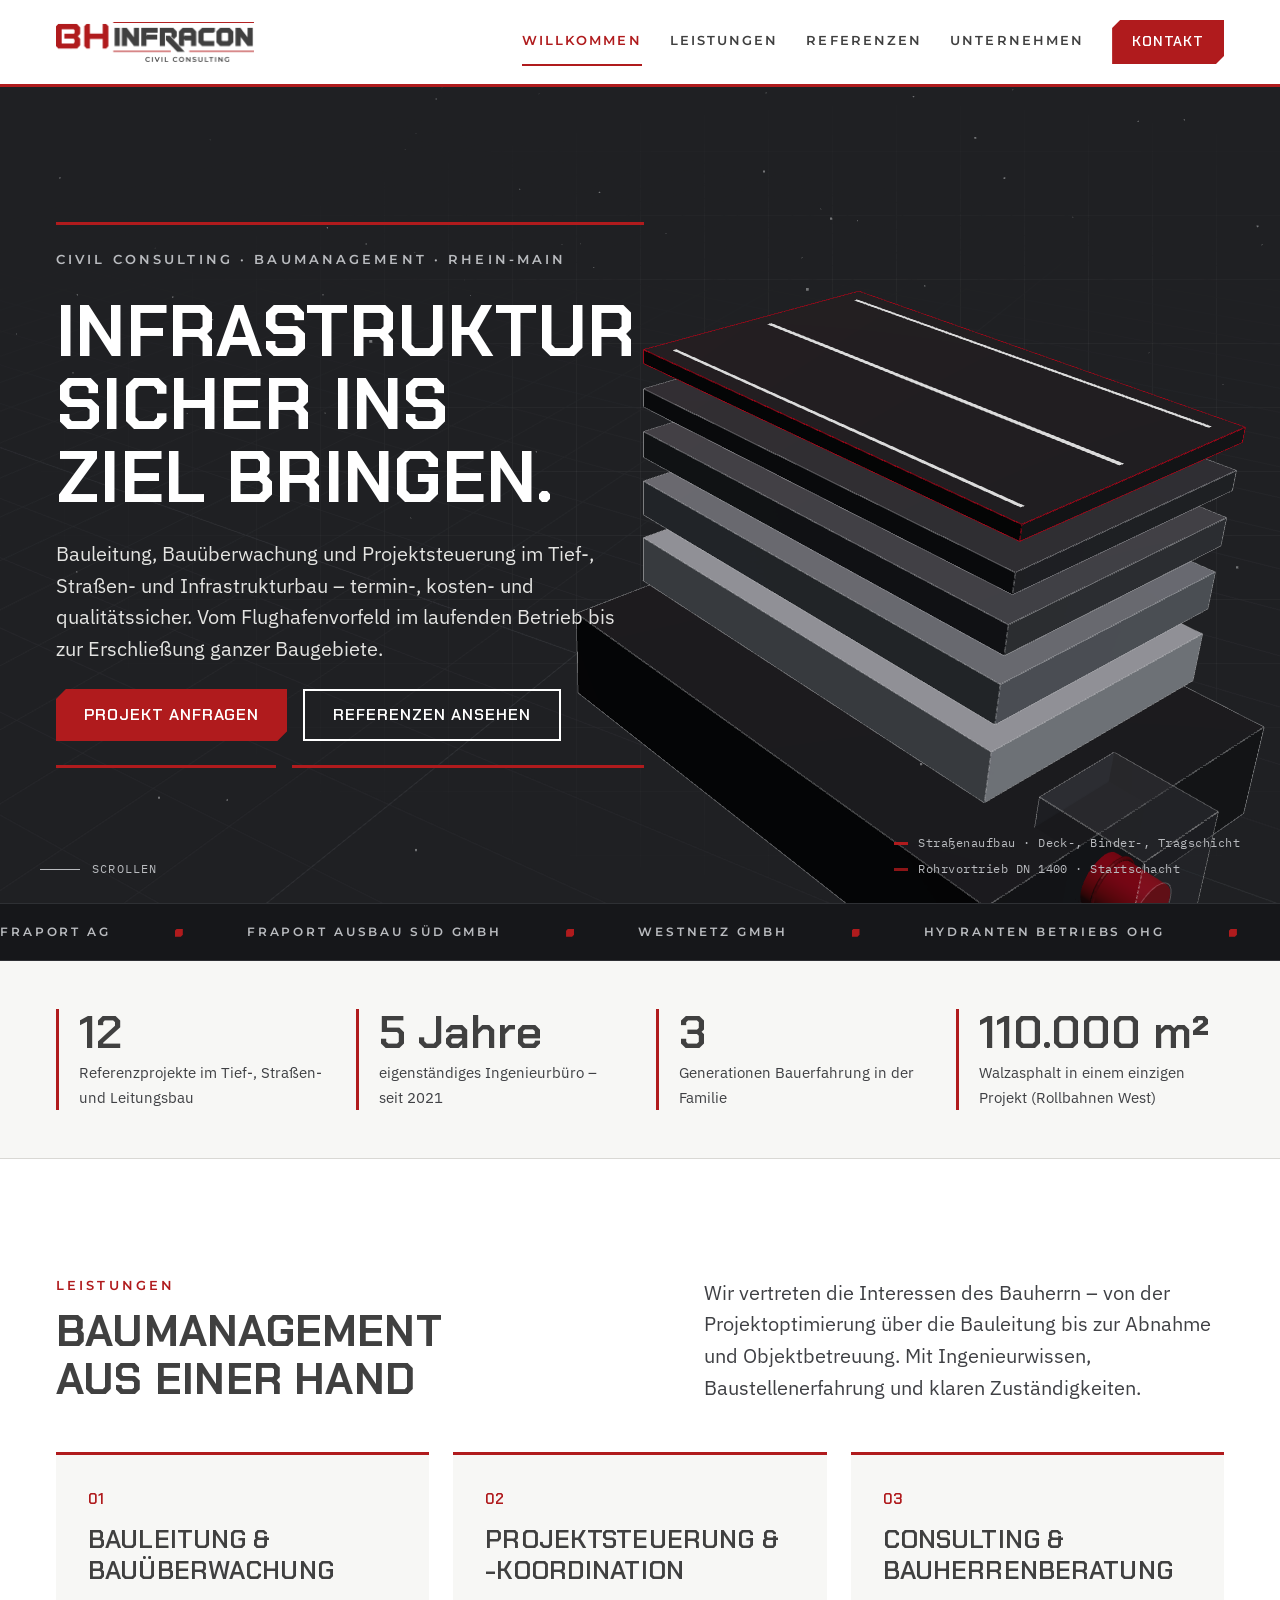
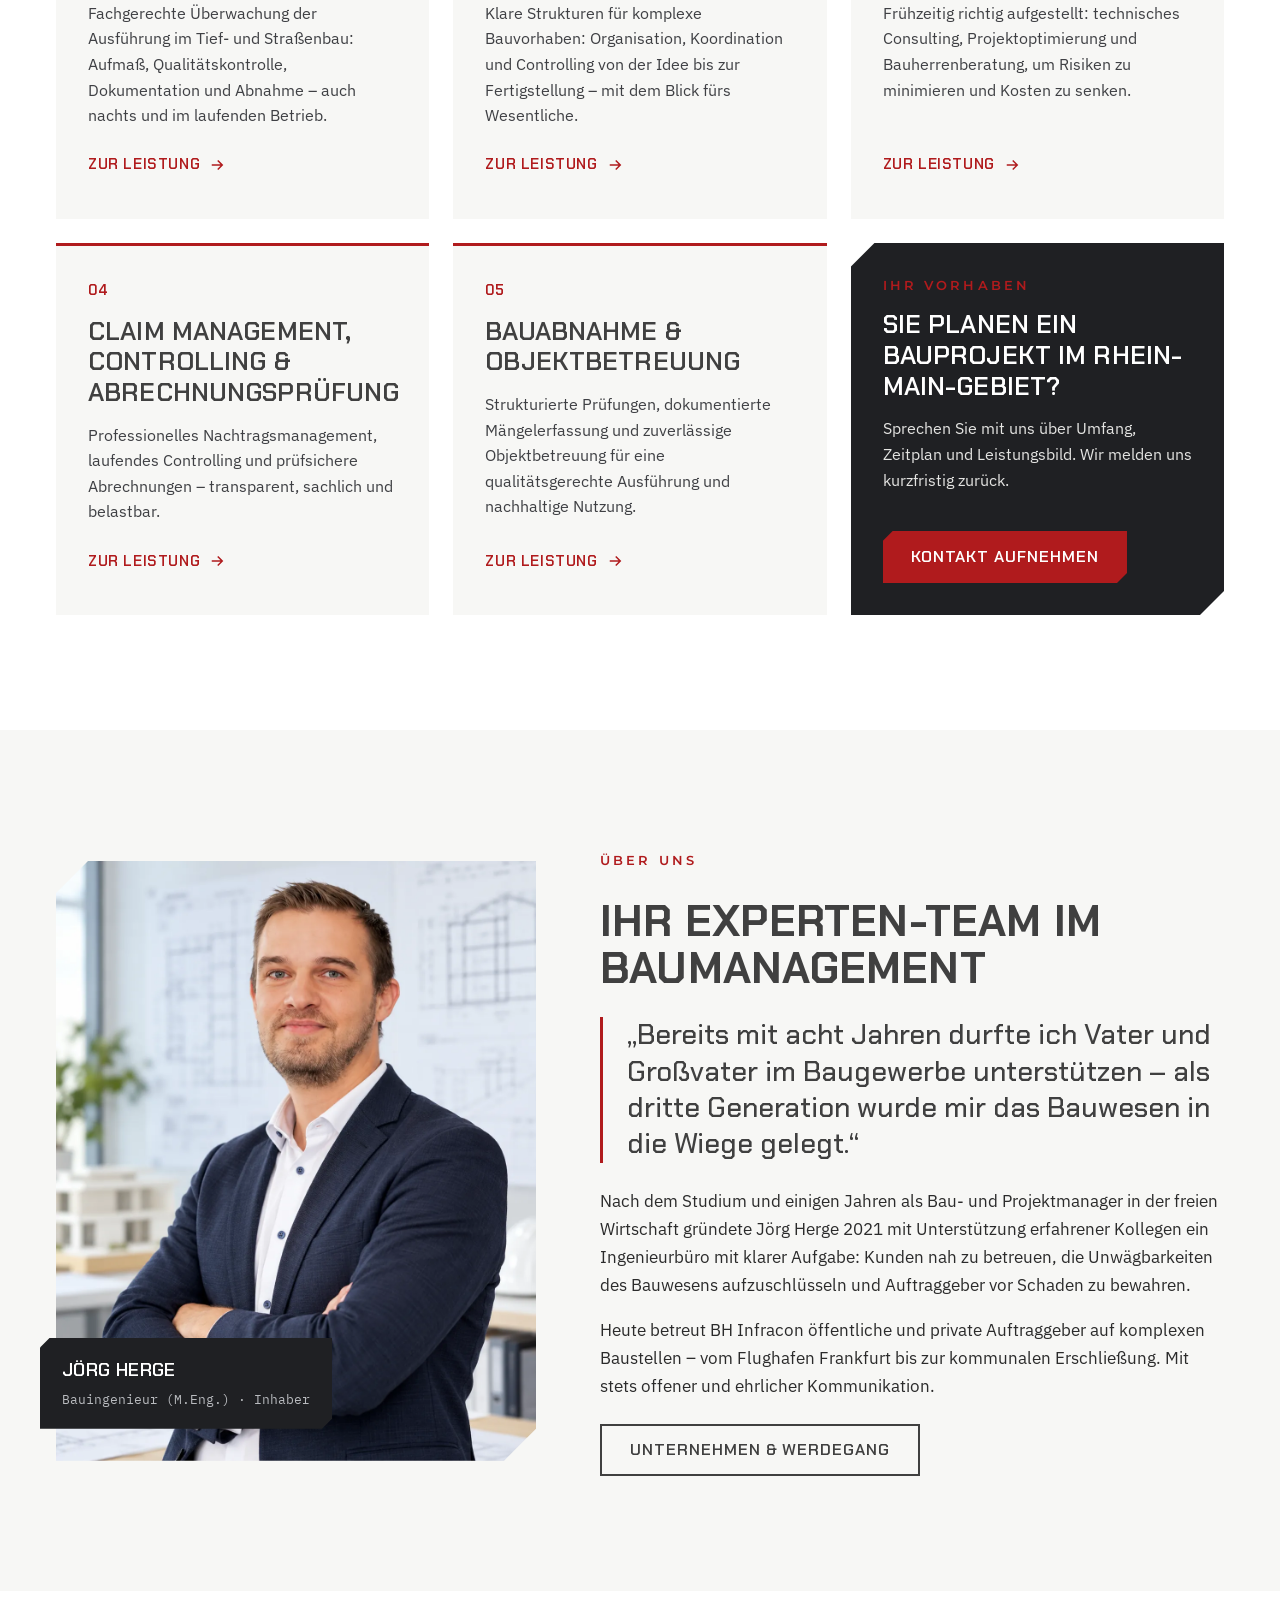
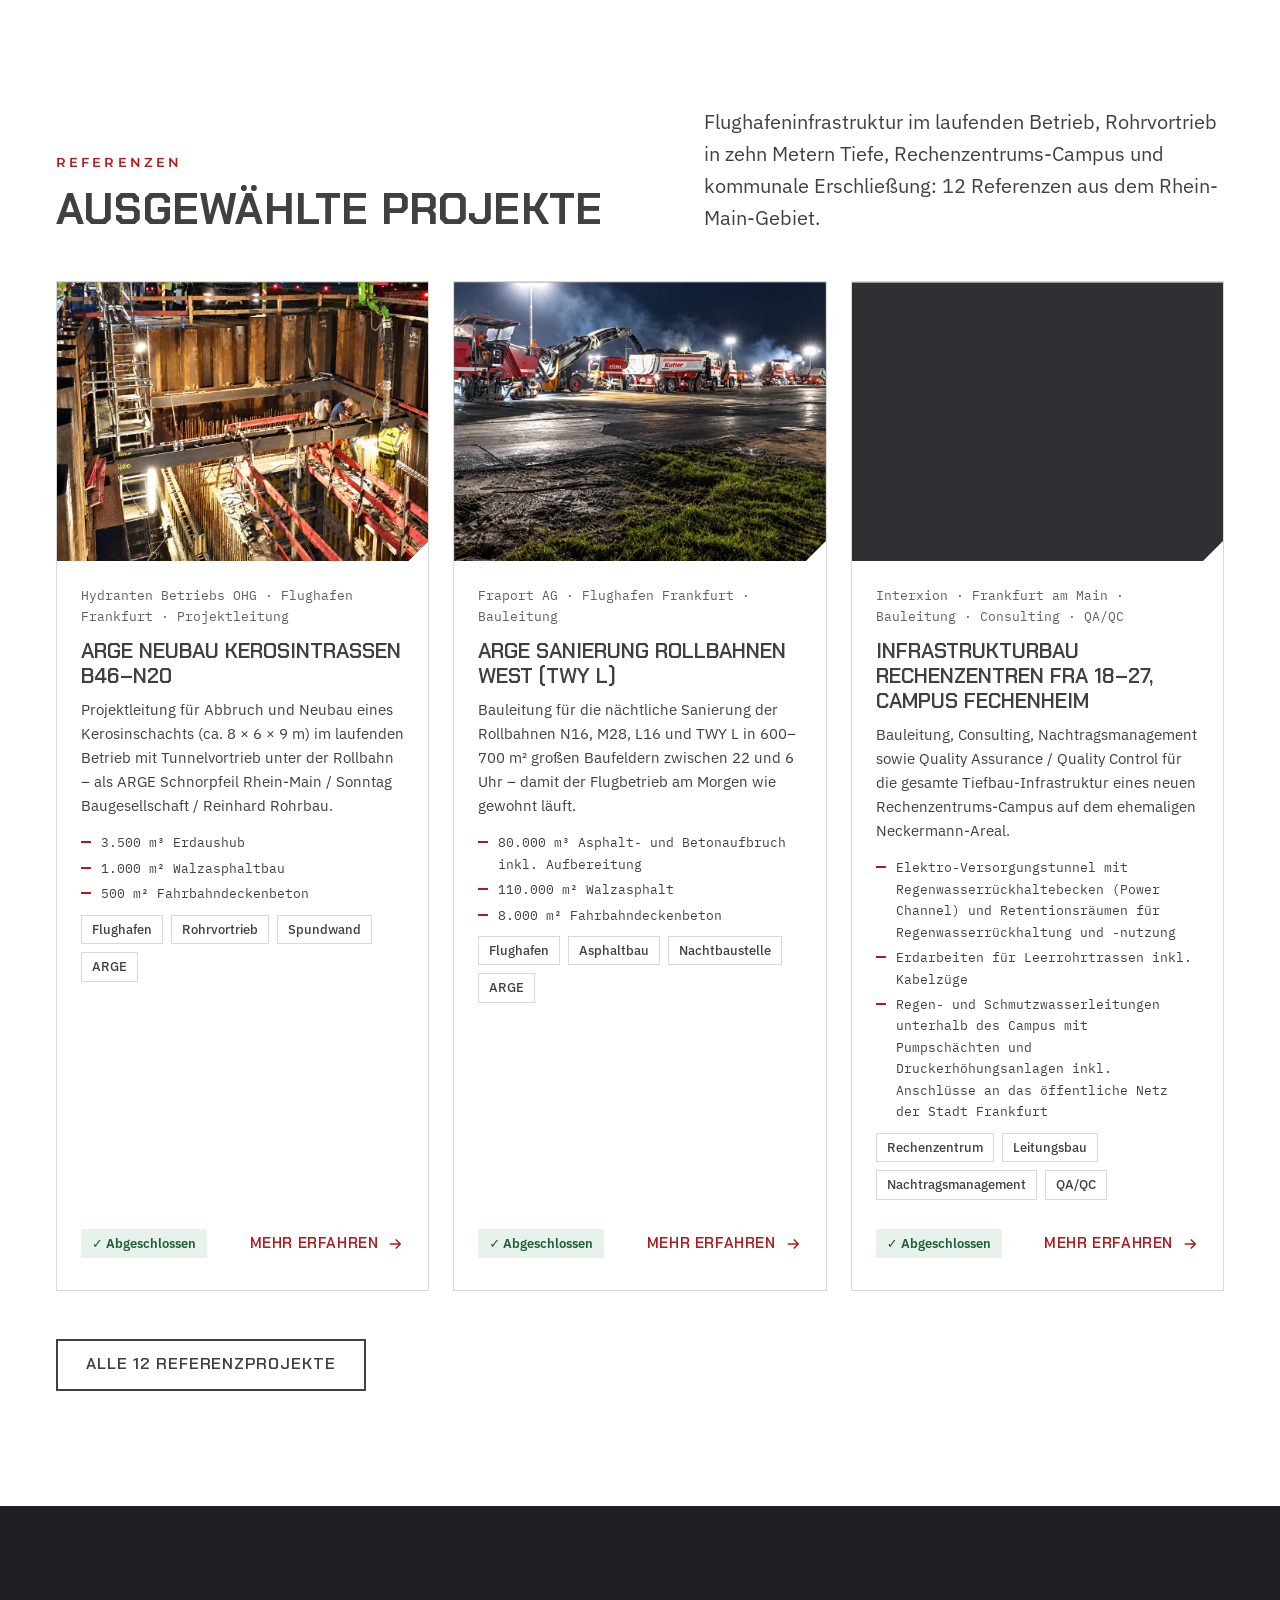
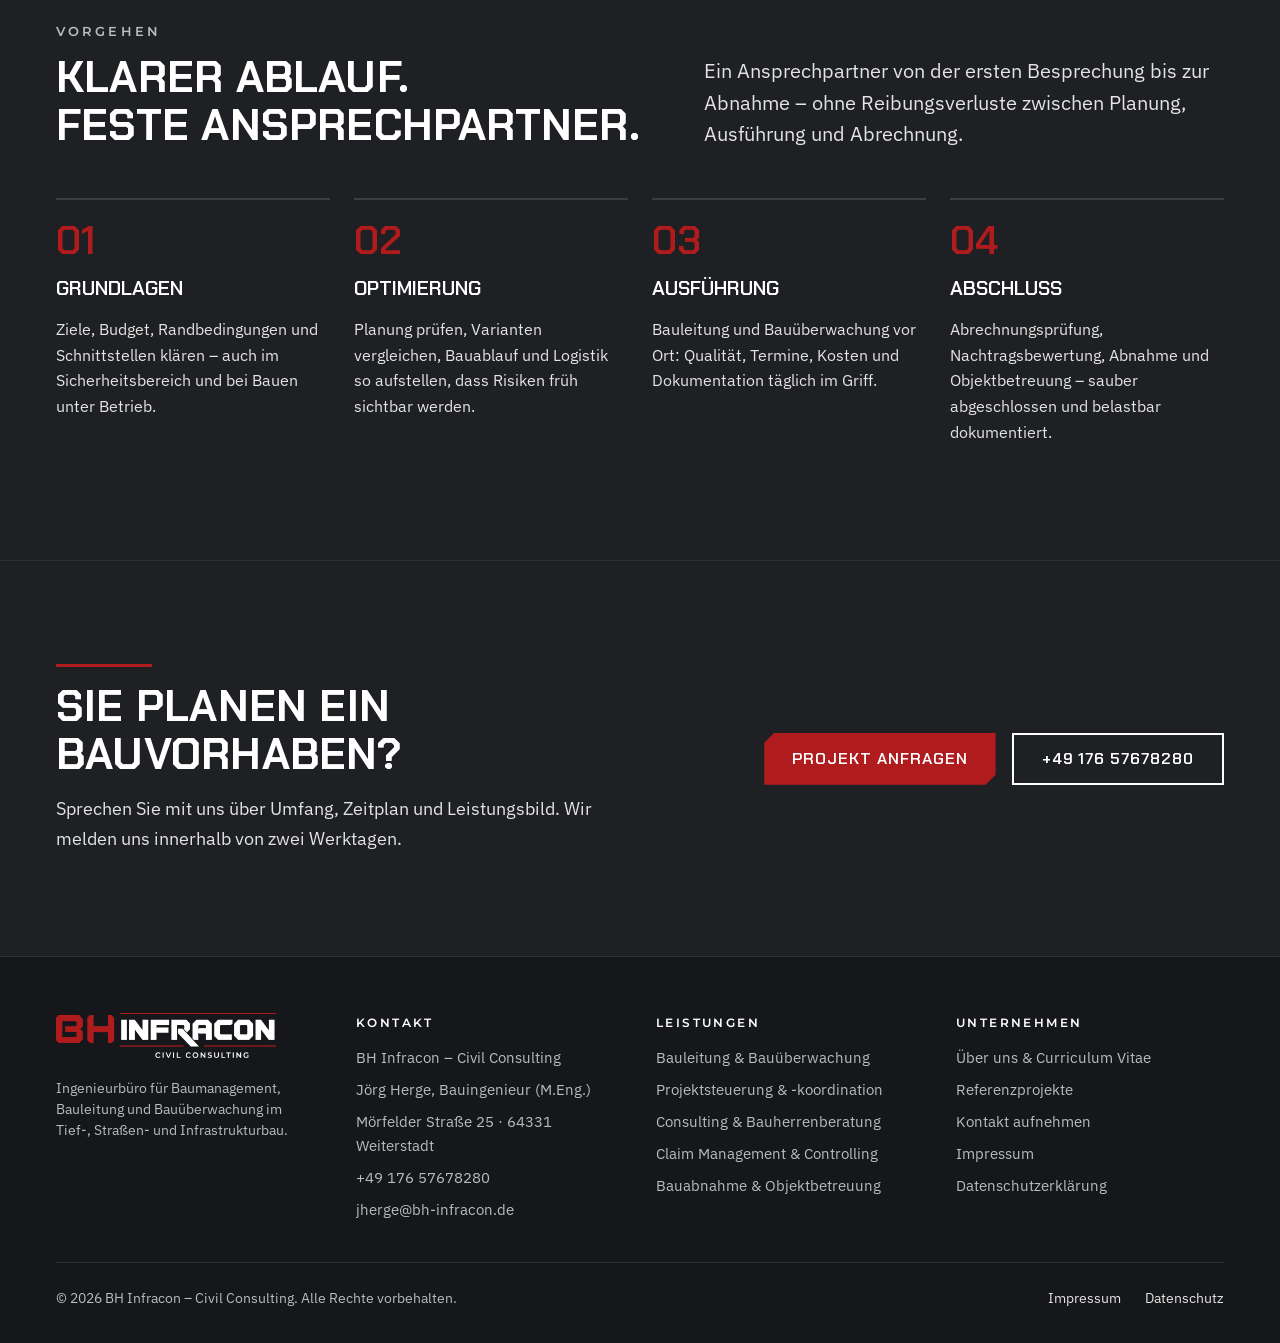
<file: index.html>
<!DOCTYPE html>
<html lang="de" class="no-js">
<head>
<meta charset="utf-8">
<meta name="viewport" content="width=device-width, initial-scale=1">
<title>BH Infracon – Civil Consulting | Baumanagement, Bauleitung & Projektsteuerung im Rhein-Main-Gebiet</title>
<meta name="description" content="BH Infracon – Ingenieurbüro für Bauleitung, Bauüberwachung, Projektsteuerung und Bauherrenberatung im Tief-, Straßen- und Infrastrukturbau. Referenzen u. a. Fraport AG, Westnetz, Interxion.">
<meta name="robots" content="noindex,nofollow,noarchive">
<link rel="canonical" href="https://www.bh-infracon.de/">
<meta name="theme-color" content="#1F2023">
<meta property="og:type" content="website">
<meta property="og:locale" content="de_DE">
<meta property="og:site_name" content="BH Infracon – Civil Consulting">
<meta property="og:title" content="BH Infracon – Civil Consulting | Baumanagement, Bauleitung & Projektsteuerung im Rhein-Main-Gebiet">
<meta property="og:description" content="BH Infracon – Ingenieurbüro für Bauleitung, Bauüberwachung, Projektsteuerung und Bauherrenberatung im Tief-, Straßen- und Infrastrukturbau. Referenzen u. a. Fraport AG, Westnetz, Interxion.">
<meta property="og:url" content="https://www.bh-infracon.de/">
<meta property="og:image" content="https://www.bh-infracon.de/assets/img/og-default.jpg">
<meta name="twitter:card" content="summary_large_image">
<link rel="icon" href="favicon.ico" sizes="32x32">
<link rel="icon" href="assets/img/favicon.svg" type="image/svg+xml">
<link rel="apple-touch-icon" href="assets/img/apple-touch-icon.png">
<link rel="manifest" href="site.webmanifest">
<link rel="stylesheet" href="assets/css/main.css?v=202610211431">
<script>document.documentElement.className=document.documentElement.className.replace('no-js','js');</script>
<script type="application/ld+json">{"@context":"https://schema.org","@type":"ProfessionalService","name":"BH Infracon – Civil Consulting","alternateName":"Baumanagement Herge","description":"Ingenieurbüro für Baumanagement, Bauleitung, Bauüberwachung und Projektsteuerung im Tief-, Straßen- und Infrastrukturbau.","url":"https://www.bh-infracon.de/","telephone":"+4917657678280","email":"jherge@bh-infracon.de","founder":{"@type":"Person","name":"Jörg Herge","jobTitle":"Bauingenieur (M.Eng.)"},"address":{"@type":"PostalAddress","streetAddress":"Mörfelder Straße 25","postalCode":"64331","addressLocality":"Weiterstadt","addressRegion":"Hessen","addressCountry":"DE"},"areaServed":["Frankfurt am Main","Rhein-Main-Gebiet","Hessen","Deutschland"],"knowsAbout":["Bauleitung","Bauüberwachung","Projektsteuerung","Tiefbau","Straßenbau","Flughafenbau","Rohrvortrieb","Claim Management"]}</script>
</head>
<body class="page-home">
<a class="skip-link" href="#main">Zum Inhalt springen</a>

<header class="site-header" id="top">
  <div class="container site-header__inner">
    <a class="brand" href="" aria-label="BH Infracon – Startseite">
      <img src="assets/img/logo-bh-infracon.png" alt="BH Infracon – Civil Consulting" width="1600" height="324">
    </a>
    <button class="nav-toggle" type="button" aria-expanded="false" aria-controls="nav" aria-label="Menü öffnen"><span></span></button>
    <nav class="nav" id="nav" aria-label="Hauptnavigation">
          <a href="" aria-current="page">Willkommen</a>
          <a href="leistungen/">Leistungen</a>
          <a href="referenzen/">Referenzen</a>
          <a href="unternehmen/">Unternehmen</a>
          <a href="kontakt/" class="btn btn--sm">Kontakt</a>
    </nav>
  </div>
</header>

<main id="main">
<!-- ===================== HERO ===================== -->
<section class="hero" aria-labelledby="hero-title">
  <div class="hero__grid" aria-hidden="true"></div>
  <div class="hero__canvas" id="hero-3d" aria-hidden="true"></div>
  <div class="container hero__inner">
    <div class="hero__copy">
      <div class="rule reveal"></div>
      <span class="eyebrow">Civil Consulting · Baumanagement · Rhein-Main</span>
      <h1 class="display" id="hero-title" data-lines>
        <span style="display:block">Infrastruktur</span>
        <span style="display:block">sicher ins</span>
        <span style="display:block">Ziel bringen.</span>
      </h1>
      <p class="lead">Bauleitung, Bauüberwachung und Projektsteuerung im Tief-, Straßen- und Infrastrukturbau – termin-, kosten- und qualitätssicher. Vom Flughafenvorfeld im laufenden Betrieb bis zur Erschließung ganzer Baugebiete.</p>
      <div class="btn-row">
        <a class="btn" href="kontakt/">Projekt anfragen</a>
        <a class="btn btn--ghost-light" href="referenzen/">Referenzen ansehen</a>
      </div>
      <div class="rule-split" aria-hidden="true"><span></span><span></span></div>
    </div>
    <div class="hero__visual" aria-hidden="true"></div>
  </div>
  <div class="hero__scroll" aria-hidden="true"><i></i>Scrollen</div>
  <div class="hero__legend" aria-hidden="true">
    <span><i></i>Straßenaufbau · Deck-, Binder-, Tragschicht</span>
    <span><i style="background:#8C1517"></i>Rohrvortrieb DN 1400 · Startschacht</span>
  </div>
</section>

<!-- ===================== AUFTRAGGEBER ===================== -->
<div class="marquee" aria-label="Auftraggeber und Partner">
  <div class="marquee__track">
    <span>Fraport AG</span><span>Fraport Ausbau Süd GmbH</span><span>Westnetz GmbH</span><span>Hydranten Betriebs OHG</span><span>Interxion</span><span>Bonava GmbH</span><span>Landkreis Darmstadt-Dieburg</span><span>Schnorpfeil Rhein-Main</span><span>Sonntag Baugesellschaft</span><span>Bickhardt Bau AG</span>
    <span>Fraport AG</span><span>Fraport Ausbau Süd GmbH</span><span>Westnetz GmbH</span><span>Hydranten Betriebs OHG</span><span>Interxion</span><span>Bonava GmbH</span><span>Landkreis Darmstadt-Dieburg</span><span>Schnorpfeil Rhein-Main</span><span>Sonntag Baugesellschaft</span><span>Bickhardt Bau AG</span>
  </div>
</div>

<!-- ===================== KENNZAHLEN ===================== -->
<section class="section--paper" aria-label="Kennzahlen" style="border-bottom:1px solid var(--line)">
  <div class="container" style="padding-top:48px;padding-bottom:48px">
    <div class="stats" data-stagger>
      <div class="stat"><span class="stat__num" data-count="12">12</span><span class="stat__label">Referenzprojekte im Tief-, Straßen- und Leitungsbau</span></div>
      <div class="stat"><span class="stat__num" data-count="5" data-suffix=" Jahre">5 Jahre</span><span class="stat__label">eigenständiges Ingenieurbüro – seit 2021</span></div>
      <div class="stat"><span class="stat__num" data-count="3">3</span><span class="stat__label">Generationen Bauerfahrung in der Familie</span></div>
      <div class="stat"><span class="stat__num" data-count="110000" data-suffix=" m²">110.000 m²</span><span class="stat__label">Walzasphalt in einem einzigen Projekt (Rollbahnen West)</span></div>
    </div>
  </div>
</section>

<!-- ===================== LEISTUNGEN ===================== -->
<section class="section" id="leistungen" aria-labelledby="leistungen-title">
  <div class="container">
    <div class="section-head reveal">
      <div>
        <span class="eyebrow">Leistungen</span>
        <h2 class="h2" id="leistungen-title">Baumanagement<br>aus einer Hand</h2>
      </div>
      <p class="lead">Wir vertreten die Interessen des Bauherrn – von der Projektoptimierung über die Bauleitung bis zur Abnahme und Objektbetreuung. Mit Ingenieurwissen, Baustellenerfahrung und klaren Zuständigkeiten.</p>
    </div>
    <div class="grid grid-3" data-stagger>
      <article class="card">
        <span class="card__nr">01</span>
        <h3 class="h3">Bauleitung &amp; Bauüberwachung</h3>
        <p class="body-2">Fachgerechte Überwachung der Ausführung im Tief- und Straßenbau: Aufmaß, Qualitätskontrolle, Dokumentation und Abnahme – auch nachts und im laufenden Betrieb.</p>
        <a class="link" href="leistungen/#bauleitung">Zur Leistung <svg width="18" height="18" viewBox="0 0 24 24" fill="none" stroke="currentColor" stroke-width="2" aria-hidden="true"><path d="M5 12h14M13 6l6 6-6 6"/></svg></a>
      </article>
      <article class="card">
        <span class="card__nr">02</span>
        <h3 class="h3">Projektsteuerung &amp; -koordination</h3>
        <p class="body-2">Klare Strukturen für komplexe Bauvorhaben: Organisation, Koordination und Controlling von der Idee bis zur Fertigstellung – mit dem Blick fürs Wesentliche.</p>
        <a class="link" href="leistungen/#projektsteuerung">Zur Leistung <svg width="18" height="18" viewBox="0 0 24 24" fill="none" stroke="currentColor" stroke-width="2" aria-hidden="true"><path d="M5 12h14M13 6l6 6-6 6"/></svg></a>
      </article>
      <article class="card">
        <span class="card__nr">03</span>
        <h3 class="h3">Consulting &amp; Bauherrenberatung</h3>
        <p class="body-2">Frühzeitig richtig aufgestellt: technisches Consulting, Projektoptimierung und Bauherrenberatung, um Risiken zu minimieren und Kosten zu senken.</p>
        <a class="link" href="leistungen/#consulting">Zur Leistung <svg width="18" height="18" viewBox="0 0 24 24" fill="none" stroke="currentColor" stroke-width="2" aria-hidden="true"><path d="M5 12h14M13 6l6 6-6 6"/></svg></a>
      </article>
      <article class="card">
        <span class="card__nr">04</span>
        <h3 class="h3">Claim Management, Controlling &amp; Abrechnungsprüfung</h3>
        <p class="body-2">Professionelles Nachtragsmanagement, laufendes Controlling und prüfsichere Abrechnungen – transparent, sachlich und belastbar.</p>
        <a class="link" href="leistungen/#claim">Zur Leistung <svg width="18" height="18" viewBox="0 0 24 24" fill="none" stroke="currentColor" stroke-width="2" aria-hidden="true"><path d="M5 12h14M13 6l6 6-6 6"/></svg></a>
      </article>
      <article class="card">
        <span class="card__nr">05</span>
        <h3 class="h3">Bauabnahme &amp; Objektbetreuung</h3>
        <p class="body-2">Strukturierte Prüfungen, dokumentierte Mängelerfassung und zuverlässige Objektbetreuung für eine qualitätsgerechte Ausführung und nachhaltige Nutzung.</p>
        <a class="link" href="leistungen/#abnahme">Zur Leistung <svg width="18" height="18" viewBox="0 0 24 24" fill="none" stroke="currentColor" stroke-width="2" aria-hidden="true"><path d="M5 12h14M13 6l6 6-6 6"/></svg></a>
      </article>
      <article class="card card--dark">
        <span class="eyebrow">Ihr Vorhaben</span>
        <h3 class="h3">Sie planen ein Bauprojekt im Rhein-Main-Gebiet?</h3>
        <p class="body-2">Sprechen Sie mit uns über Umfang, Zeitplan und Leistungsbild. Wir melden uns kurzfristig zurück.</p>
        <a class="btn" href="kontakt/" style="align-self:flex-start;margin-top:auto">Kontakt aufnehmen</a>
      </article>
    </div>
  </div>
</section>

<!-- ===================== ÜBER UNS ===================== -->
<section class="section section--paper" id="ueber-uns" aria-labelledby="ueber-title">
  <div class="container split split--wide-r">
    <div class="portrait reveal">
      <picture>
        <source srcset="assets/img/portrait-joerg-herge.webp" type="image/webp">
        <img src="assets/img/portrait-joerg-herge.jpg" alt="Jörg Herge, Bauingenieur (M.Eng.), im Planungsbüro" width="1122" height="1402" loading="lazy" decoding="async">
      </picture>
      <div class="portrait__badge"><strong>Jörg Herge</strong><span>Bauingenieur (M.Eng.) · Inhaber</span></div>
    </div>
    <div class="stack reveal">
      <span class="eyebrow">Über uns</span>
      <h2 class="h2" id="ueber-title">Ihr Experten-Team im Baumanagement</h2>
      <p class="quote">„Bereits mit acht Jahren durfte ich Vater und Großvater im Baugewerbe unterstützen – als dritte Generation wurde mir das Bauwesen in die Wiege gelegt.“</p>
      <div class="rich">
        <p>Nach dem Studium und einigen Jahren als Bau- und Projektmanager in der freien Wirtschaft gründete Jörg Herge 2021 mit Unterstützung erfahrener Kollegen ein Ingenieurbüro mit klarer Aufgabe: Kunden nah zu betreuen, die Unwägbarkeiten des Bauwesens aufzuschlüsseln und Auftraggeber vor Schaden zu bewahren.</p>
        <p>Heute betreut BH Infracon öffentliche und private Auftraggeber auf komplexen Baustellen – vom Flughafen Frankfurt bis zur kommunalen Erschließung. Mit stets offener und ehrlicher Kommunikation.</p>
      </div>
      <div class="btn-row">
        <a class="btn btn--ghost" href="unternehmen/">Unternehmen &amp; Werdegang</a>
      </div>
    </div>
  </div>
</section>

<!-- ===================== REFERENZEN ===================== -->
<section class="section" id="referenzen" aria-labelledby="ref-title">
  <div class="container">
    <div class="section-head reveal">
      <div>
        <span class="eyebrow">Referenzen</span>
        <h2 class="h2" id="ref-title">Ausgewählte Projekte</h2>
      </div>
      <p class="lead">Flughafeninfrastruktur im laufenden Betrieb, Rohrvortrieb in zehn Metern Tiefe, Rechenzentrums-Campus und kommunale Erschließung: 12 Referenzen aus dem Rhein-Main-Gebiet.</p>
    </div>
    <div class="grid grid-3" data-stagger>
<article class="project" id="hydranten-kerosintrassen" data-cat="projektleitung flughafen leitungsbau">
  <div class="project__media">
    <picture>
      <source srcset="assets/img/ref-hydranten-kerosintrassen-card.webp" type="image/webp">
      <img src="assets/img/ref-hydranten-kerosintrassen-card.jpg" data-full="assets/img/ref-hydranten-kerosintrassen.jpg" alt="Hydranten Betriebs OHG – ARGE Neubau Kerosintrassen B46–N20" width="960" height="720" loading="lazy" decoding="async">
    </picture>
  </div>
  <div class="project__body">
    <span class="project__meta">Hydranten Betriebs OHG · Flughafen Frankfurt · Projektleitung</span>
    <h3 class="project__title">ARGE Neubau Kerosintrassen B46–N20</h3>
    <p class="project__text">Projektleitung für Abbruch und Neubau eines Kerosinschachts (ca. 8 × 6 × 9 m) im laufenden Betrieb mit Tunnelvortrieb unter der Rollbahn – als ARGE Schnorpfeil Rhein-Main / Sonntag Baugesellschaft / Reinhard Rohrbau.</p>
    <ul class="project__facts"><li>3.500 m³ Erdaushub</li><li>1.000 m² Walzasphaltbau</li><li>500 m² Fahrbahndeckenbeton</li></ul>
    <div class="tags"><span class="tag">Flughafen</span><span class="tag">Rohrvortrieb</span><span class="tag">Spundwand</span><span class="tag">ARGE</span></div>
    
    <div class="project__foot"><span class="tag tag--ok">✓ Abgeschlossen</span><a class="link" href="referenzen/#hydranten-kerosintrassen">Mehr erfahren <svg width="18" height="18" viewBox="0 0 24 24" fill="none" stroke="currentColor" stroke-width="2" aria-hidden="true"><path d="M5 12h14M13 6l6 6-6 6"/></svg></a></div>
  </div>
</article>
<article class="project" id="fraport-rollbahnen-west" data-cat="bauleitung flughafen verkehr">
  <div class="project__media">
    <picture>
      <source srcset="assets/img/ref-fraport-rollbahnen-west-card.webp" type="image/webp">
      <img src="assets/img/ref-fraport-rollbahnen-west-card.jpg" data-full="assets/img/ref-fraport-rollbahnen-west.jpg" alt="Fraport AG – ARGE Sanierung Rollbahnen West (TWY L)" width="960" height="720" loading="lazy" decoding="async">
    </picture>
  </div>
  <div class="project__body">
    <span class="project__meta">Fraport AG · Flughafen Frankfurt · Bauleitung</span>
    <h3 class="project__title">ARGE Sanierung Rollbahnen West (TWY L)</h3>
    <p class="project__text">Bauleitung für die nächtliche Sanierung der Rollbahnen N16, M28, L16 und TWY L in 600–700 m² großen Baufeldern zwischen 22 und 6 Uhr – damit der Flugbetrieb am Morgen wie gewohnt läuft.</p>
    <ul class="project__facts"><li>80.000 m³ Asphalt- und Betonaufbruch inkl. Aufbereitung</li><li>110.000 m² Walzasphalt</li><li>8.000 m² Fahrbahndeckenbeton</li></ul>
    <div class="tags"><span class="tag">Flughafen</span><span class="tag">Asphaltbau</span><span class="tag">Nachtbaustelle</span><span class="tag">ARGE</span></div>
    
    <div class="project__foot"><span class="tag tag--ok">✓ Abgeschlossen</span><a class="link" href="referenzen/#fraport-rollbahnen-west">Mehr erfahren <svg width="18" height="18" viewBox="0 0 24 24" fill="none" stroke="currentColor" stroke-width="2" aria-hidden="true"><path d="M5 12h14M13 6l6 6-6 6"/></svg></a></div>
  </div>
</article>
<article class="project" id="interxion-fra-campus" data-cat="bauleitung erschliessung leitungsbau">
  <div class="project__media">
    <picture>
      <source srcset="assets/img/ref-interxion-fra-campus-card.webp" type="image/webp">
      <img src="assets/img/ref-interxion-fra-campus-card.jpg" data-full="assets/img/ref-interxion-fra-campus.jpg" alt="Interxion – Infrastrukturbau Rechenzentren FRA 18–27, Campus Fechenheim" width="960" height="720" loading="lazy" decoding="async">
    </picture>
  </div>
  <div class="project__body">
    <span class="project__meta">Interxion · Frankfurt am Main · Bauleitung · Consulting · QA/QC</span>
    <h3 class="project__title">Infrastrukturbau Rechenzentren FRA 18–27, Campus Fechenheim</h3>
    <p class="project__text">Bauleitung, Consulting, Nachtragsmanagement sowie Quality Assurance / Quality Control für die gesamte Tiefbau-Infrastruktur eines neuen Rechenzentrums-Campus auf dem ehemaligen Neckermann-Areal.</p>
    <ul class="project__facts"><li>Elektro-Versorgungstunnel mit Regenwasserrückhaltebecken (Power Channel) und Retentionsräumen für Regenwasserrückhaltung und -nutzung</li><li>Erdarbeiten für Leerrohrtrassen inkl. Kabelzüge</li><li>Regen- und Schmutzwasserleitungen unterhalb des Campus mit Pumpschächten und Druckerhöhungsanlagen inkl. Anschlüsse an das öffentliche Netz der Stadt Frankfurt</li></ul>
    <div class="tags"><span class="tag">Rechenzentrum</span><span class="tag">Leitungsbau</span><span class="tag">Nachtragsmanagement</span><span class="tag">QA/QC</span></div>
    
    <div class="project__foot"><span class="tag tag--ok">✓ Abgeschlossen</span><a class="link" href="referenzen/#interxion-fra-campus">Mehr erfahren <svg width="18" height="18" viewBox="0 0 24 24" fill="none" stroke="currentColor" stroke-width="2" aria-hidden="true"><path d="M5 12h14M13 6l6 6-6 6"/></svg></a></div>
  </div>
</article>
    </div>
    <div class="btn-row mt-6 reveal">
      <a class="btn btn--ghost" href="referenzen/">Alle 12 Referenzprojekte</a>
    </div>
  </div>
</section>

<!-- ===================== VORGEHEN ===================== -->
<section class="section section--dark on-dark" id="vorgehen" aria-labelledby="vorgehen-title">
  <div class="container">
    <div class="section-head reveal">
      <div>
        <span class="eyebrow">Vorgehen</span>
        <h2 class="h2" id="vorgehen-title">Klarer Ablauf.<br>Feste Ansprechpartner.</h2>
      </div>
      <p class="lead">Ein Ansprechpartner von der ersten Besprechung bis zur Abnahme – ohne Reibungsverluste zwischen Planung, Ausführung und Abrechnung.</p>
    </div>
    <ol class="steps" data-stagger>
      <li class="step"><span class="step__nr">01</span><strong class="step__title">Grundlagen</strong><span class="step__text">Ziele, Budget, Randbedingungen und Schnittstellen klären – auch im Sicherheitsbereich und bei Bauen unter Betrieb.</span></li>
      <li class="step"><span class="step__nr">02</span><strong class="step__title">Optimierung</strong><span class="step__text">Planung prüfen, Varianten vergleichen, Bauablauf und Logistik so aufstellen, dass Risiken früh sichtbar werden.</span></li>
      <li class="step"><span class="step__nr">03</span><strong class="step__title">Ausführung</strong><span class="step__text">Bauleitung und Bauüberwachung vor Ort: Qualität, Termine, Kosten und Dokumentation täglich im Griff.</span></li>
      <li class="step"><span class="step__nr">04</span><strong class="step__title">Abschluss</strong><span class="step__text">Abrechnungsprüfung, Nachtragsbewertung, Abnahme und Objektbetreuung – sauber abgeschlossen und belastbar dokumentiert.</span></li>
    </ol>
  </div>
</section>

<!-- ===================== CTA ===================== -->
<section class="cta" aria-labelledby="cta-title" style="border-top:1px solid #2E3034">
  <div class="container cta__inner">
    <div class="cta__copy reveal">
      <div class="rule-short"></div>
      <h2 class="h2" id="cta-title">Sie planen ein Bauvorhaben?</h2>
      <p>Sprechen Sie mit uns über Umfang, Zeitplan und Leistungsbild. Wir melden uns innerhalb von zwei Werktagen.</p>
    </div>
    <div class="btn-row reveal">
      <a class="btn" href="kontakt/">Projekt anfragen</a>
      <a class="btn btn--ghost-light" href="tel:+4917657678280">+49 176 57678280</a>
    </div>
  </div>
</section>

</main>

<footer class="site-footer">
  <div class="container site-footer__inner">
    <div class="site-footer__grid">
      <div class="site-footer__col">
        <img class="site-footer__logo" src="assets/img/logo-bh-infracon-white.png" alt="BH Infracon – Civil Consulting" width="1600" height="324" loading="lazy">
        <p class="small" style="color:var(--concrete);margin-top:12px;max-width:260px">Ingenieurbüro für Baumanagement, Bauleitung und Bauüberwachung im Tief-, Straßen- und Infrastrukturbau.</p>
      </div>
      <div class="site-footer__col">
        <strong>Kontakt</strong>
        <span>BH Infracon – Civil Consulting</span>
        <span>Jörg Herge, Bauingenieur (M.Eng.)</span>
        <span>Mörfelder Straße 25 · 64331 Weiterstadt</span>
        <a href="tel:+4917657678280">+49 176 57678280</a>
        <a href="mailto:jherge@bh-infracon.de">jherge@bh-infracon.de</a>
      </div>
      <div class="site-footer__col">
        <strong>Leistungen</strong>
        <a href="leistungen/#bauleitung">Bauleitung &amp; Bauüberwachung</a>
        <a href="leistungen/#projektsteuerung">Projektsteuerung &amp; -koordination</a>
        <a href="leistungen/#consulting">Consulting &amp; Bauherrenberatung</a>
        <a href="leistungen/#claim">Claim Management &amp; Controlling</a>
        <a href="leistungen/#abnahme">Bauabnahme &amp; Objektbetreuung</a>
      </div>
      <div class="site-footer__col">
        <strong>Unternehmen</strong>
        <a href="unternehmen/">Über uns &amp; Curriculum Vitae</a>
        <a href="referenzen/">Referenzprojekte</a>
        <a href="kontakt/">Kontakt aufnehmen</a>
        <a href="impressum/">Impressum</a>
        <a href="datenschutz/">Datenschutzerklärung</a>
      </div>
    </div>
    <div class="site-footer__bottom">
      <span>© 2026 BH Infracon – Civil Consulting. Alle Rechte vorbehalten.</span>
      <nav aria-label="Rechtliches"><a href="impressum/">Impressum</a><a href="datenschutz/">Datenschutz</a></nav>
    </div>
  </div>
</footer>

<script src="assets/js/vendor/gsap.min.js?v=202610211431" defer></script>
<script src="assets/js/vendor/ScrollTrigger.min.js?v=202610211431" defer></script>
<script src="assets/js/main.js?v=202610211431" defer></script>
<script type="module" src="assets/js/hero3d.js?v=202610211431"></script>
</body>
</html>
</file>
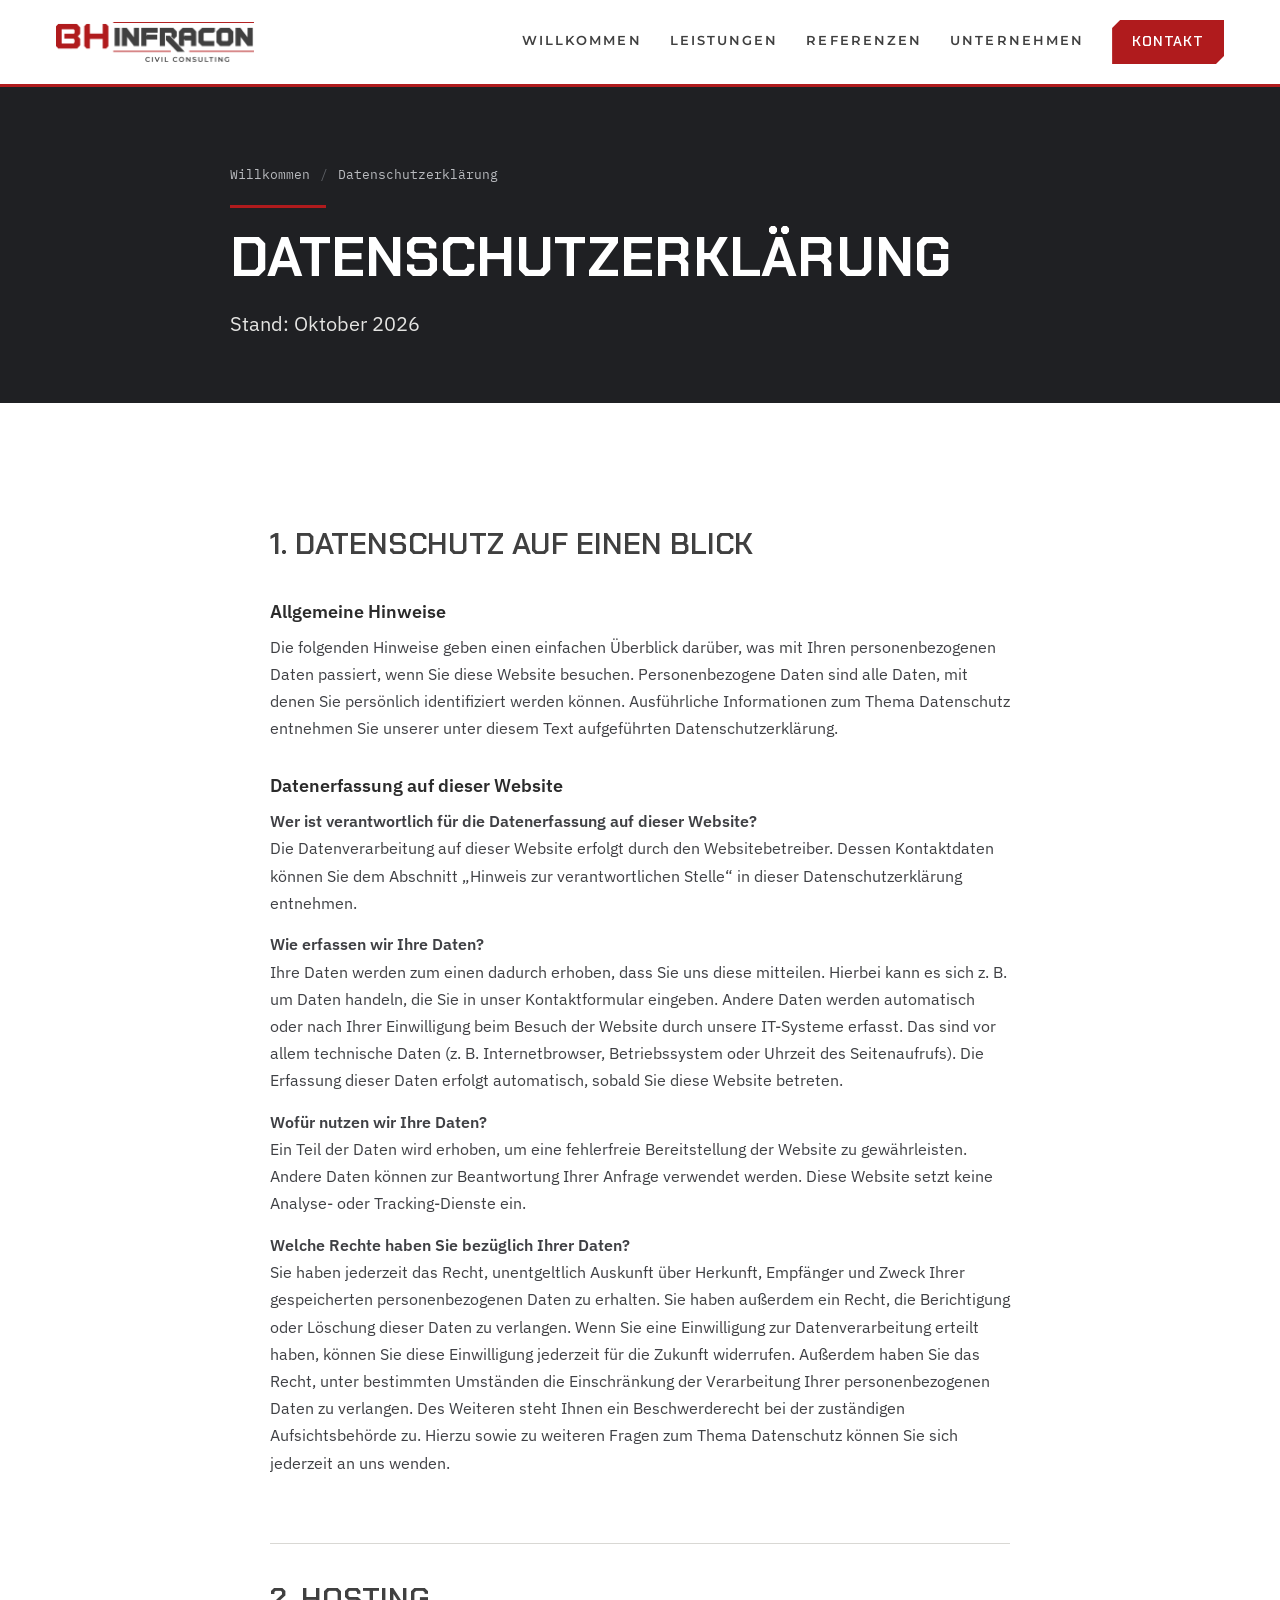
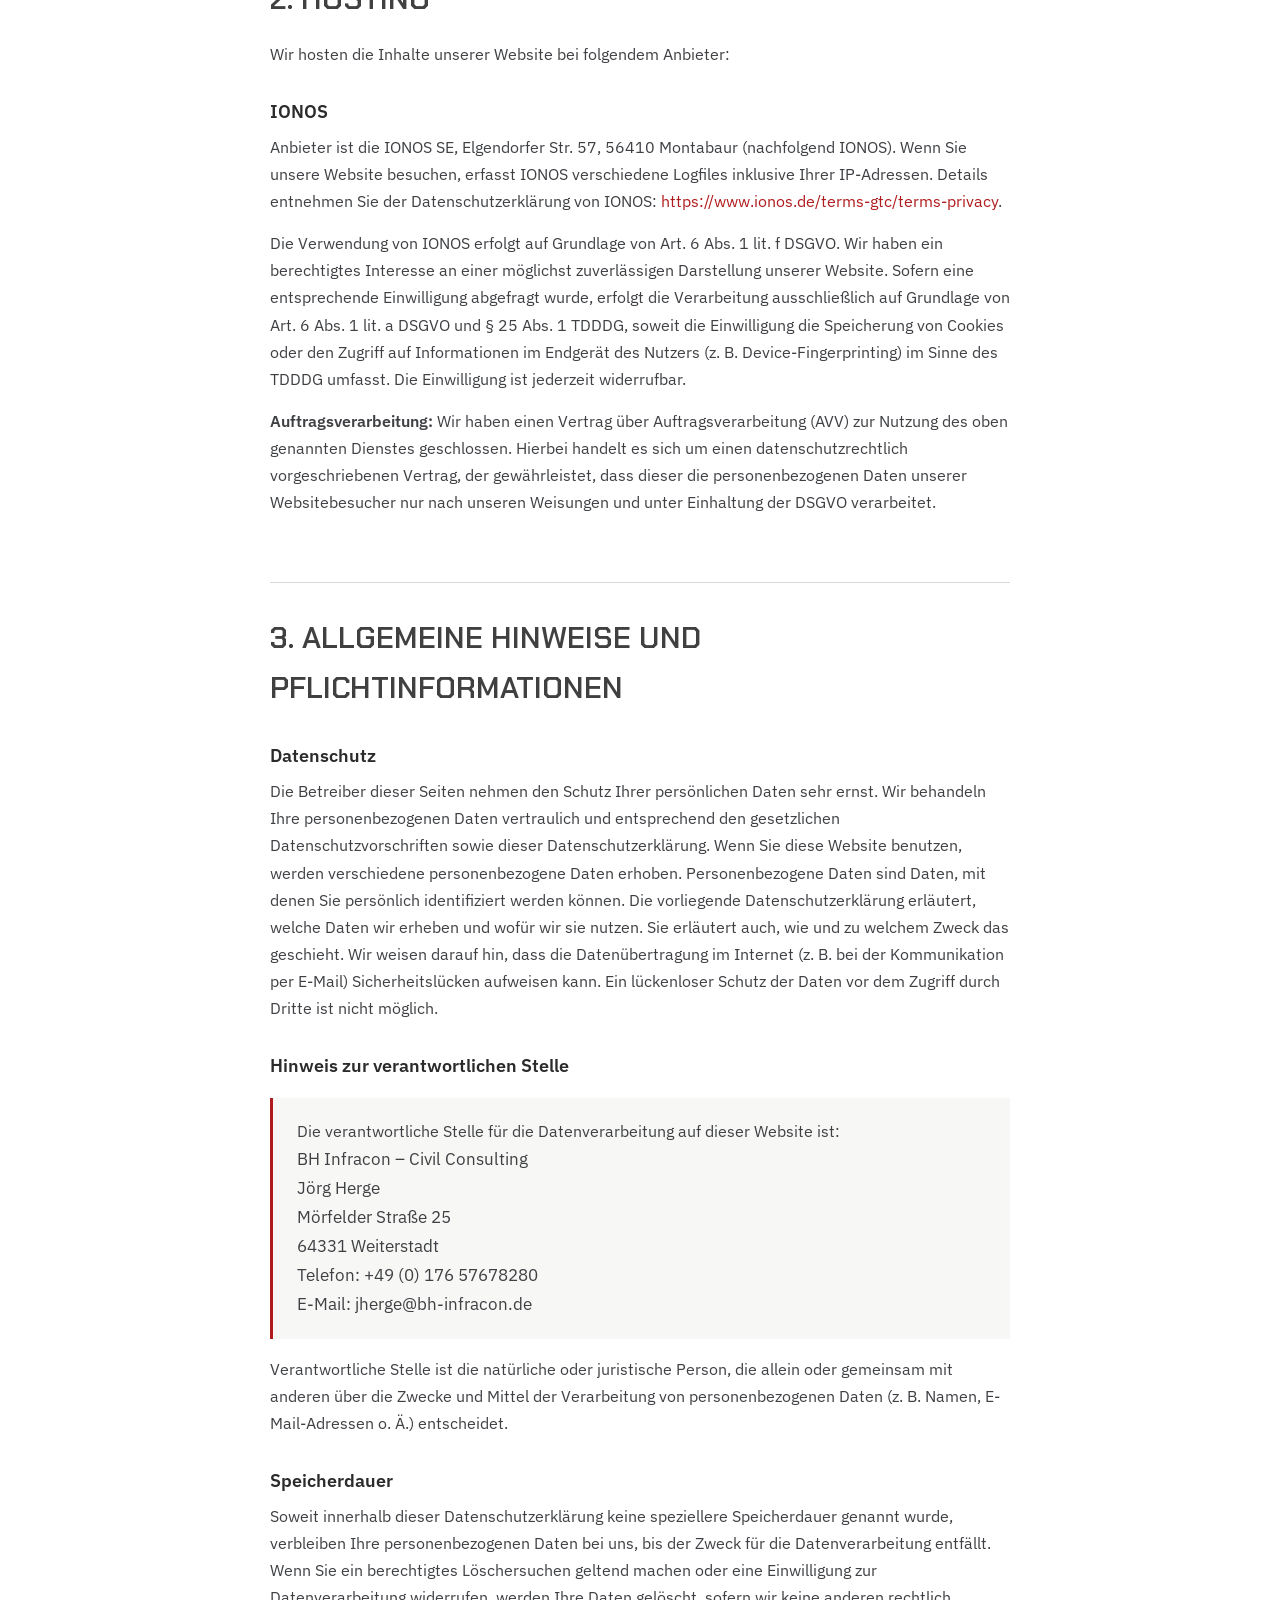
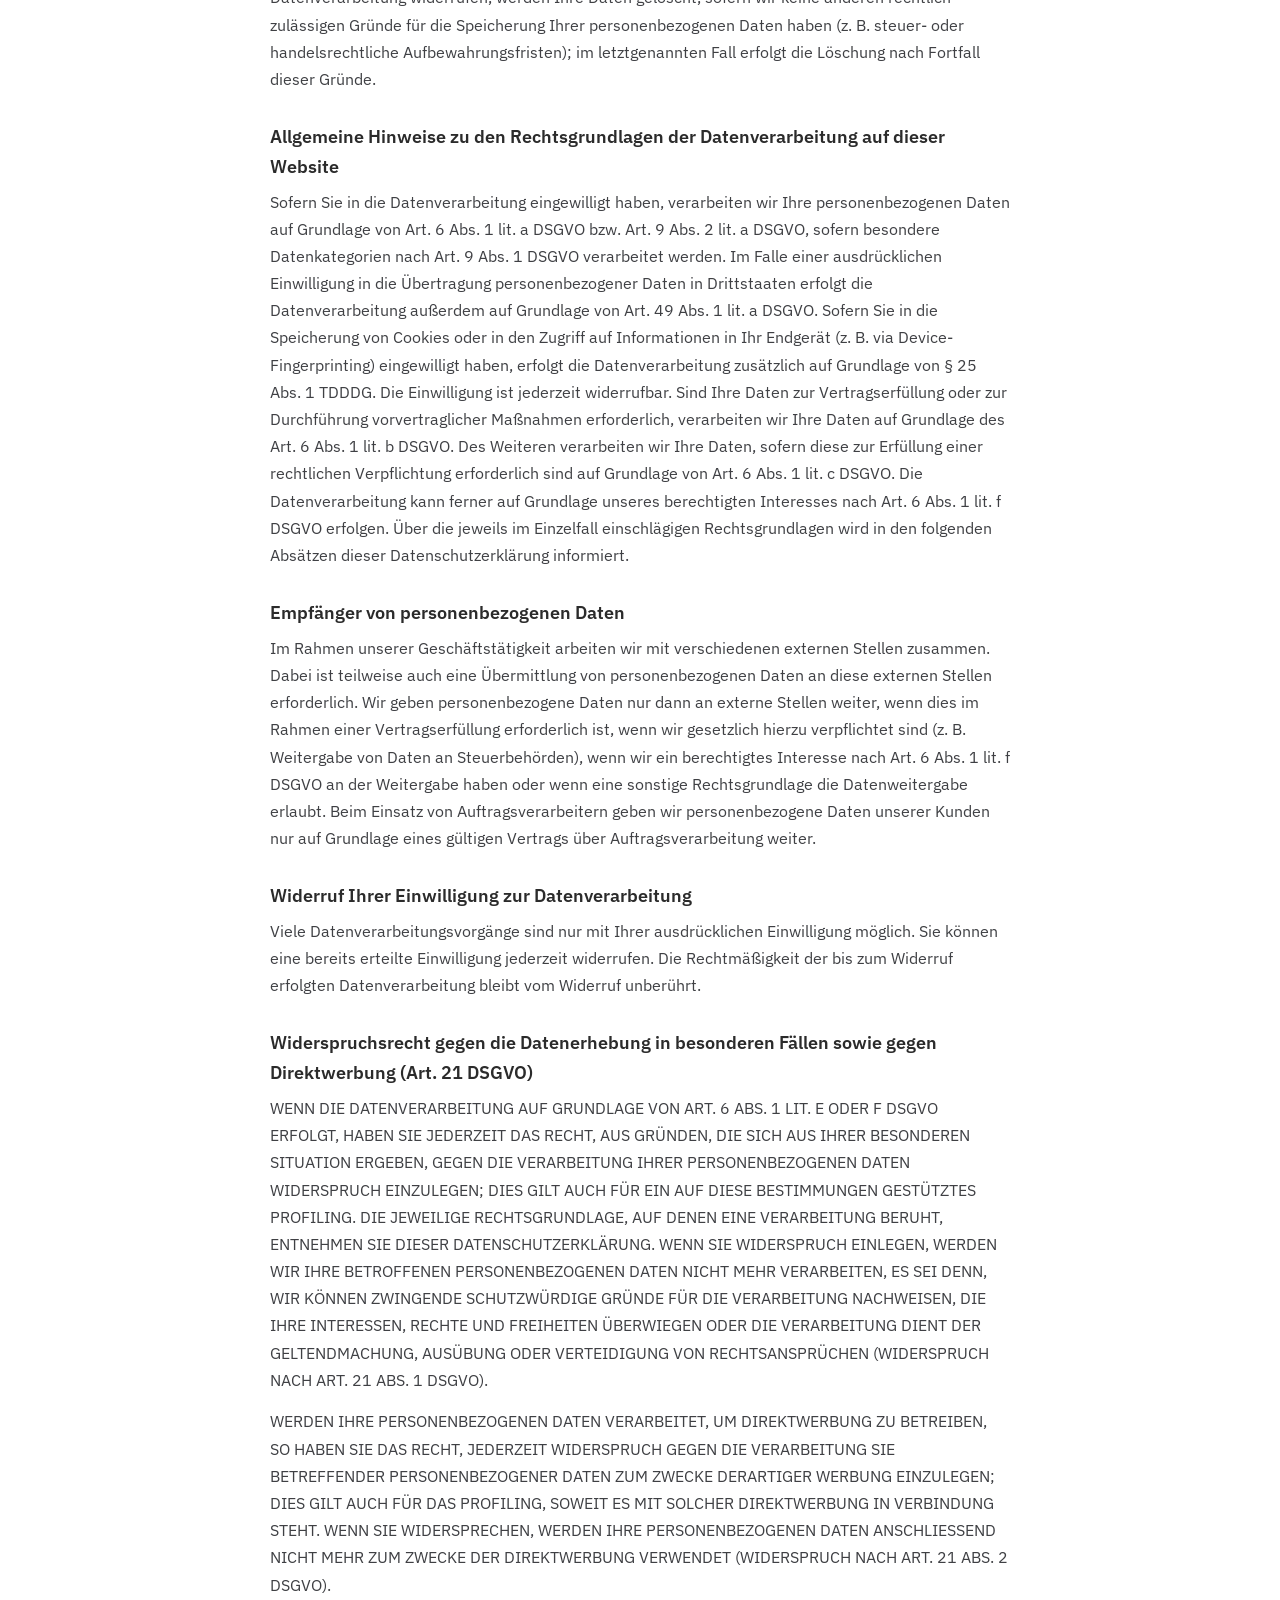
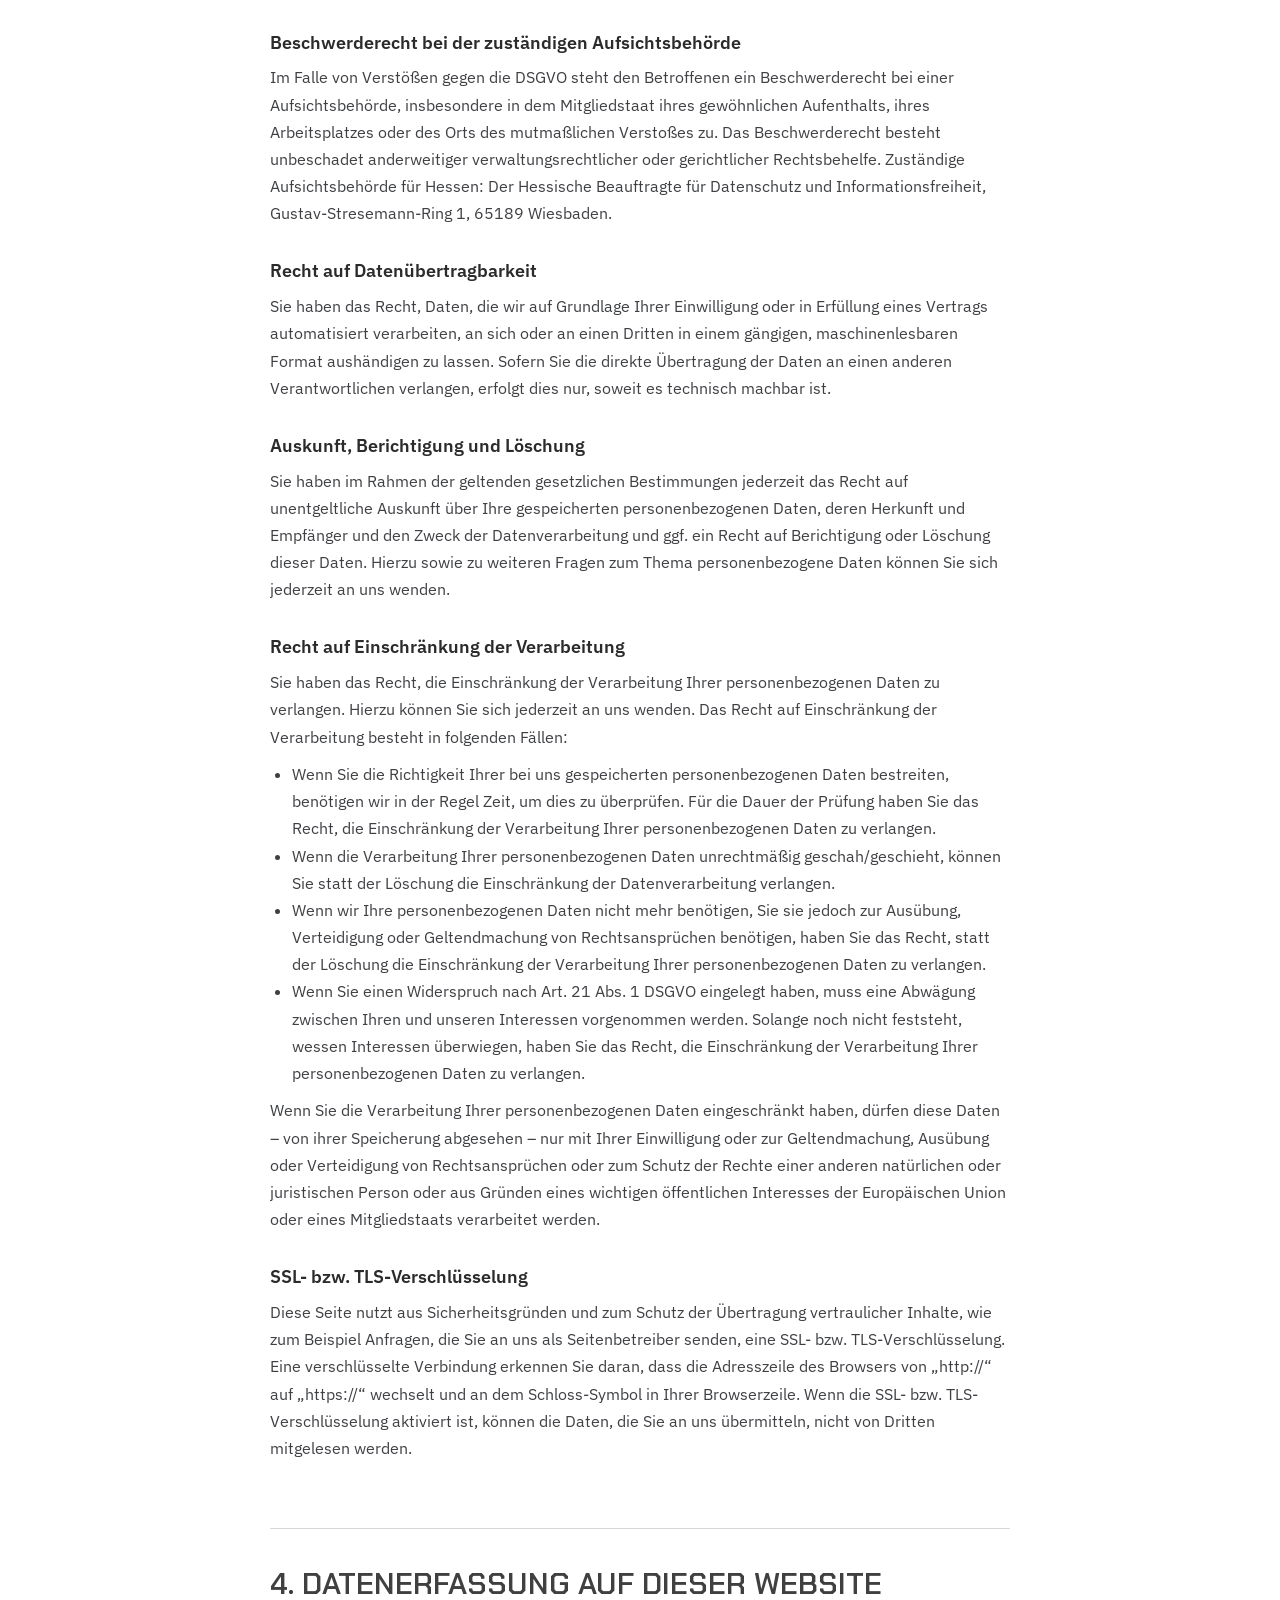
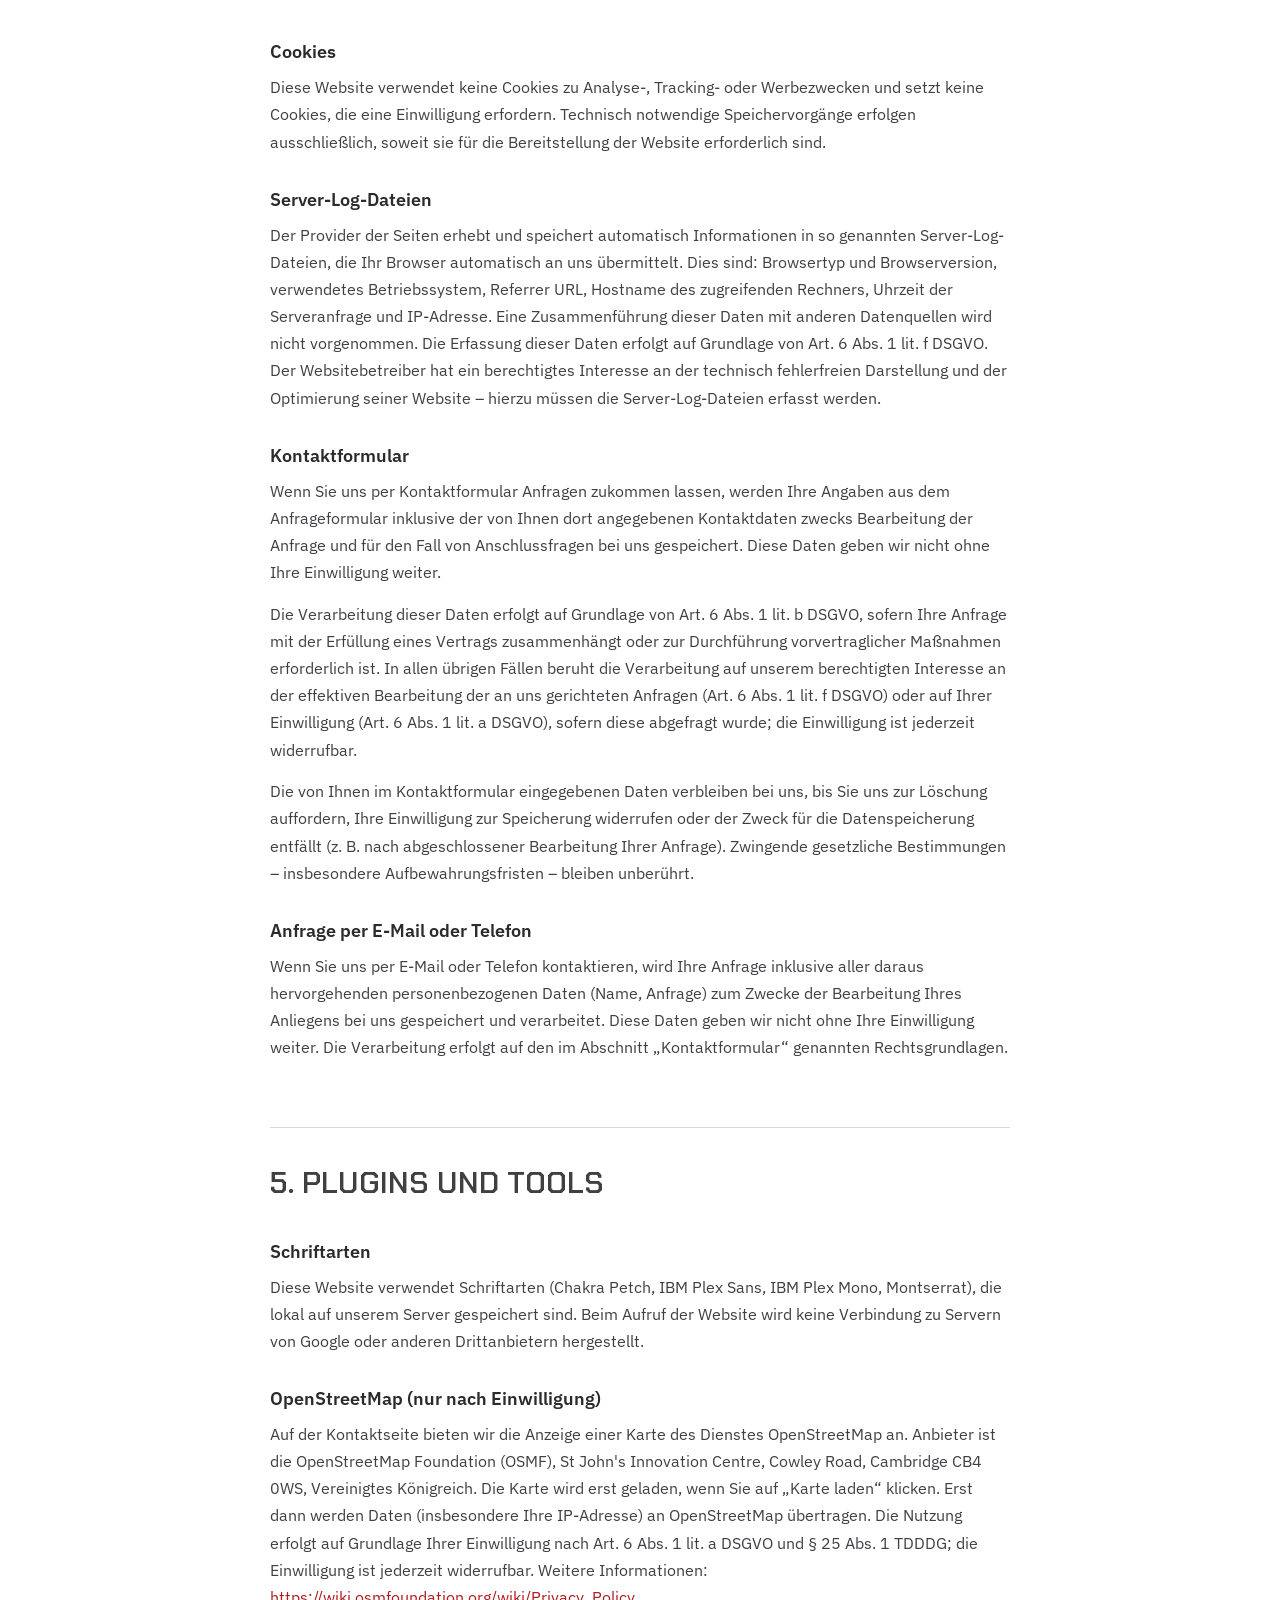
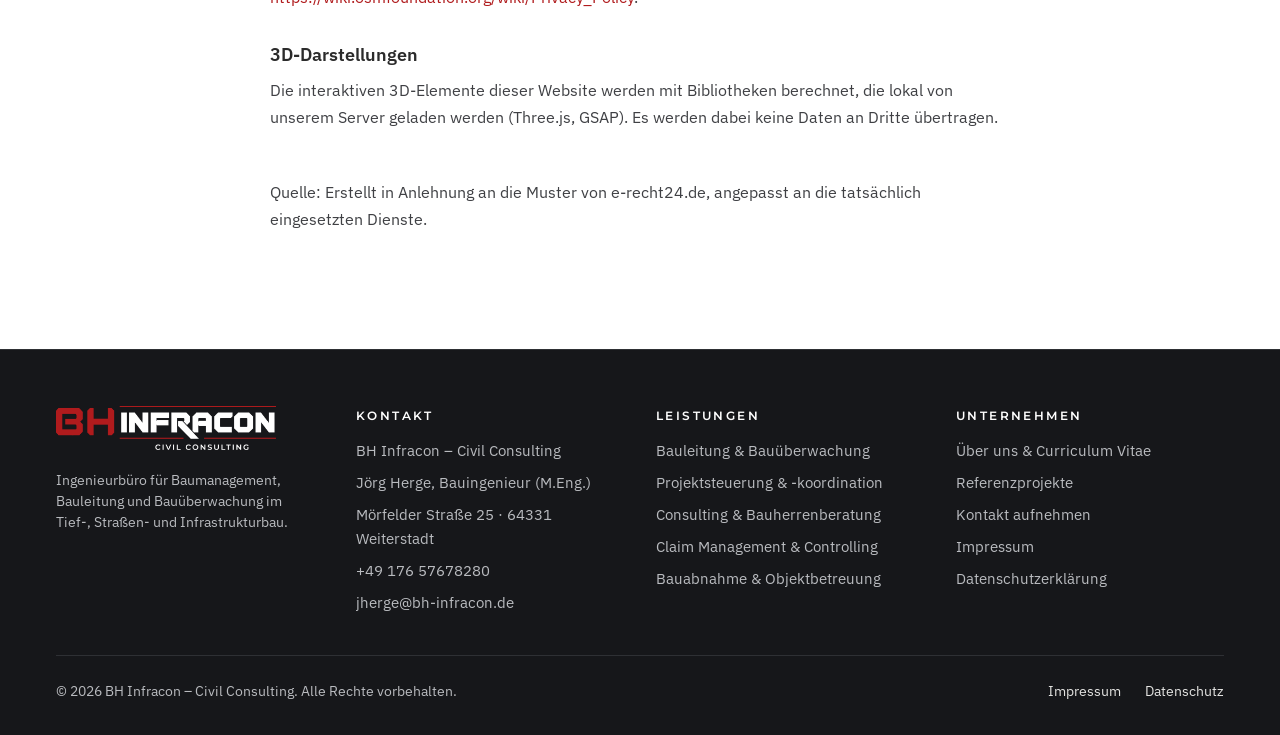
<file: datenschutz/index.html>
<!DOCTYPE html>
<html lang="de" class="no-js">
<head>
<meta charset="utf-8">
<meta name="viewport" content="width=device-width, initial-scale=1">
<title>Datenschutzerklärung | BH Infracon – Civil Consulting</title>
<meta name="description" content="Datenschutzerklärung von BH Infracon – Civil Consulting: Informationen zur Verarbeitung personenbezogener Daten beim Besuch dieser Website, beim Kontaktformular und Hosting bei IONOS.">
<meta name="robots" content="noindex,nofollow,noarchive">
<link rel="canonical" href="https://www.bh-infracon.de/datenschutz/">
<meta name="theme-color" content="#1F2023">
<meta property="og:type" content="website">
<meta property="og:locale" content="de_DE">
<meta property="og:site_name" content="BH Infracon – Civil Consulting">
<meta property="og:title" content="Datenschutzerklärung | BH Infracon – Civil Consulting">
<meta property="og:description" content="Datenschutzerklärung von BH Infracon – Civil Consulting: Informationen zur Verarbeitung personenbezogener Daten beim Besuch dieser Website, beim Kontaktformular und Hosting bei IONOS.">
<meta property="og:url" content="https://www.bh-infracon.de/datenschutz/">
<meta property="og:image" content="https://www.bh-infracon.de/assets/img/og-default.jpg">
<meta name="twitter:card" content="summary_large_image">
<link rel="icon" href="../favicon.ico" sizes="32x32">
<link rel="icon" href="../assets/img/favicon.svg" type="image/svg+xml">
<link rel="apple-touch-icon" href="../assets/img/apple-touch-icon.png">
<link rel="manifest" href="../site.webmanifest">
<link rel="stylesheet" href="../assets/css/main.css?v=202610211431">
<script>document.documentElement.className=document.documentElement.className.replace('no-js','js');</script>

</head>
<body class="">
<a class="skip-link" href="#main">Zum Inhalt springen</a>

<header class="site-header" id="top">
  <div class="container site-header__inner">
    <a class="brand" href="../" aria-label="BH Infracon – Startseite">
      <img src="../assets/img/logo-bh-infracon.png" alt="BH Infracon – Civil Consulting" width="1600" height="324">
    </a>
    <button class="nav-toggle" type="button" aria-expanded="false" aria-controls="nav" aria-label="Menü öffnen"><span></span></button>
    <nav class="nav" id="nav" aria-label="Hauptnavigation">
          <a href="../">Willkommen</a>
          <a href="../leistungen/">Leistungen</a>
          <a href="../referenzen/">Referenzen</a>
          <a href="../unternehmen/">Unternehmen</a>
          <a href="../kontakt/" class="btn btn--sm">Kontakt</a>
    </nav>
  </div>
</header>

<main id="main">
<section class="page-hero" aria-labelledby="page-title">
  <div class="container page-hero__inner" style="padding-top:clamp(48px,6vw,80px);padding-bottom:clamp(40px,5vw,64px)">
    <ol class="breadcrumb" aria-label="Brotkrumen"><li><a href="../">Willkommen</a></li><li>Datenschutzerklärung</li></ol>
    <div class="rule-short"></div>
    <h1 class="h1" id="page-title">Datenschutzerklärung</h1>
    <p class="lead">Stand: Oktober 2026</p>
  </div>
</section>

<section class="section">
  <div class="container legal">
    <h2>1. Datenschutz auf einen Blick</h2>
    <h3>Allgemeine Hinweise</h3>
    <p>Die folgenden Hinweise geben einen einfachen Überblick darüber, was mit Ihren personenbezogenen Daten passiert, wenn Sie diese Website besuchen. Personenbezogene Daten sind alle Daten, mit denen Sie persönlich identifiziert werden können. Ausführliche Informationen zum Thema Datenschutz entnehmen Sie unserer unter diesem Text aufgeführten Datenschutzerklärung.</p>
    <h3>Datenerfassung auf dieser Website</h3>
    <p><strong>Wer ist verantwortlich für die Datenerfassung auf dieser Website?</strong><br>Die Datenverarbeitung auf dieser Website erfolgt durch den Websitebetreiber. Dessen Kontaktdaten können Sie dem Abschnitt „Hinweis zur verantwortlichen Stelle“ in dieser Datenschutzerklärung entnehmen.</p>
    <p><strong>Wie erfassen wir Ihre Daten?</strong><br>Ihre Daten werden zum einen dadurch erhoben, dass Sie uns diese mitteilen. Hierbei kann es sich z. B. um Daten handeln, die Sie in unser Kontaktformular eingeben. Andere Daten werden automatisch oder nach Ihrer Einwilligung beim Besuch der Website durch unsere IT-Systeme erfasst. Das sind vor allem technische Daten (z. B. Internetbrowser, Betriebssystem oder Uhrzeit des Seitenaufrufs). Die Erfassung dieser Daten erfolgt automatisch, sobald Sie diese Website betreten.</p>
    <p><strong>Wofür nutzen wir Ihre Daten?</strong><br>Ein Teil der Daten wird erhoben, um eine fehlerfreie Bereitstellung der Website zu gewährleisten. Andere Daten können zur Beantwortung Ihrer Anfrage verwendet werden. Diese Website setzt keine Analyse- oder Tracking-Dienste ein.</p>
    <p><strong>Welche Rechte haben Sie bezüglich Ihrer Daten?</strong><br>Sie haben jederzeit das Recht, unentgeltlich Auskunft über Herkunft, Empfänger und Zweck Ihrer gespeicherten personenbezogenen Daten zu erhalten. Sie haben außerdem ein Recht, die Berichtigung oder Löschung dieser Daten zu verlangen. Wenn Sie eine Einwilligung zur Datenverarbeitung erteilt haben, können Sie diese Einwilligung jederzeit für die Zukunft widerrufen. Außerdem haben Sie das Recht, unter bestimmten Umständen die Einschränkung der Verarbeitung Ihrer personenbezogenen Daten zu verlangen. Des Weiteren steht Ihnen ein Beschwerderecht bei der zuständigen Aufsichtsbehörde zu. Hierzu sowie zu weiteren Fragen zum Thema Datenschutz können Sie sich jederzeit an uns wenden.</p>

    <h2>2. Hosting</h2>
    <p>Wir hosten die Inhalte unserer Website bei folgendem Anbieter:</p>
    <h3>IONOS</h3>
    <p>Anbieter ist die IONOS SE, Elgendorfer Str. 57, 56410 Montabaur (nachfolgend IONOS). Wenn Sie unsere Website besuchen, erfasst IONOS verschiedene Logfiles inklusive Ihrer IP-Adressen. Details entnehmen Sie der Datenschutzerklärung von IONOS: <a href="https://www.ionos.de/terms-gtc/terms-privacy" target="_blank" rel="noopener noreferrer">https://www.ionos.de/terms-gtc/terms-privacy</a>.</p>
    <p>Die Verwendung von IONOS erfolgt auf Grundlage von Art. 6 Abs. 1 lit. f DSGVO. Wir haben ein berechtigtes Interesse an einer möglichst zuverlässigen Darstellung unserer Website. Sofern eine entsprechende Einwilligung abgefragt wurde, erfolgt die Verarbeitung ausschließlich auf Grundlage von Art. 6 Abs. 1 lit. a DSGVO und § 25 Abs. 1 TDDDG, soweit die Einwilligung die Speicherung von Cookies oder den Zugriff auf Informationen im Endgerät des Nutzers (z. B. Device-Fingerprinting) im Sinne des TDDDG umfasst. Die Einwilligung ist jederzeit widerrufbar.</p>
    <p><strong>Auftragsverarbeitung:</strong> Wir haben einen Vertrag über Auftragsverarbeitung (AVV) zur Nutzung des oben genannten Dienstes geschlossen. Hierbei handelt es sich um einen datenschutzrechtlich vorgeschriebenen Vertrag, der gewährleistet, dass dieser die personenbezogenen Daten unserer Websitebesucher nur nach unseren Weisungen und unter Einhaltung der DSGVO verarbeitet.</p>

    <h2>3. Allgemeine Hinweise und Pflichtinformationen</h2>
    <h3>Datenschutz</h3>
    <p>Die Betreiber dieser Seiten nehmen den Schutz Ihrer persönlichen Daten sehr ernst. Wir behandeln Ihre personenbezogenen Daten vertraulich und entsprechend den gesetzlichen Datenschutzvorschriften sowie dieser Datenschutzerklärung. Wenn Sie diese Website benutzen, werden verschiedene personenbezogene Daten erhoben. Personenbezogene Daten sind Daten, mit denen Sie persönlich identifiziert werden können. Die vorliegende Datenschutzerklärung erläutert, welche Daten wir erheben und wofür wir sie nutzen. Sie erläutert auch, wie und zu welchem Zweck das geschieht. Wir weisen darauf hin, dass die Datenübertragung im Internet (z. B. bei der Kommunikation per E-Mail) Sicherheitslücken aufweisen kann. Ein lückenloser Schutz der Daten vor dem Zugriff durch Dritte ist nicht möglich.</p>
    <h3>Hinweis zur verantwortlichen Stelle</h3>
    <div class="legal-box">
      <p>Die verantwortliche Stelle für die Datenverarbeitung auf dieser Website ist:</p>
      <address>BH Infracon – Civil Consulting<br>Jörg Herge<br>Mörfelder Straße 25<br>64331 Weiterstadt<br>Telefon: +49 (0) 176 57678280<br>E-Mail: jherge@bh-infracon.de</address>
    </div>
    <p>Verantwortliche Stelle ist die natürliche oder juristische Person, die allein oder gemeinsam mit anderen über die Zwecke und Mittel der Verarbeitung von personenbezogenen Daten (z. B. Namen, E-Mail-Adressen o. Ä.) entscheidet.</p>
    <h3>Speicherdauer</h3>
    <p>Soweit innerhalb dieser Datenschutzerklärung keine speziellere Speicherdauer genannt wurde, verbleiben Ihre personenbezogenen Daten bei uns, bis der Zweck für die Datenverarbeitung entfällt. Wenn Sie ein berechtigtes Löschersuchen geltend machen oder eine Einwilligung zur Datenverarbeitung widerrufen, werden Ihre Daten gelöscht, sofern wir keine anderen rechtlich zulässigen Gründe für die Speicherung Ihrer personenbezogenen Daten haben (z. B. steuer- oder handelsrechtliche Aufbewahrungsfristen); im letztgenannten Fall erfolgt die Löschung nach Fortfall dieser Gründe.</p>
    <h3>Allgemeine Hinweise zu den Rechtsgrundlagen der Datenverarbeitung auf dieser Website</h3>
    <p>Sofern Sie in die Datenverarbeitung eingewilligt haben, verarbeiten wir Ihre personenbezogenen Daten auf Grundlage von Art. 6 Abs. 1 lit. a DSGVO bzw. Art. 9 Abs. 2 lit. a DSGVO, sofern besondere Datenkategorien nach Art. 9 Abs. 1 DSGVO verarbeitet werden. Im Falle einer ausdrücklichen Einwilligung in die Übertragung personenbezogener Daten in Drittstaaten erfolgt die Datenverarbeitung außerdem auf Grundlage von Art. 49 Abs. 1 lit. a DSGVO. Sofern Sie in die Speicherung von Cookies oder in den Zugriff auf Informationen in Ihr Endgerät (z. B. via Device-Fingerprinting) eingewilligt haben, erfolgt die Datenverarbeitung zusätzlich auf Grundlage von § 25 Abs. 1 TDDDG. Die Einwilligung ist jederzeit widerrufbar. Sind Ihre Daten zur Vertragserfüllung oder zur Durchführung vorvertraglicher Maßnahmen erforderlich, verarbeiten wir Ihre Daten auf Grundlage des Art. 6 Abs. 1 lit. b DSGVO. Des Weiteren verarbeiten wir Ihre Daten, sofern diese zur Erfüllung einer rechtlichen Verpflichtung erforderlich sind auf Grundlage von Art. 6 Abs. 1 lit. c DSGVO. Die Datenverarbeitung kann ferner auf Grundlage unseres berechtigten Interesses nach Art. 6 Abs. 1 lit. f DSGVO erfolgen. Über die jeweils im Einzelfall einschlägigen Rechtsgrundlagen wird in den folgenden Absätzen dieser Datenschutzerklärung informiert.</p>
    <h3>Empfänger von personenbezogenen Daten</h3>
    <p>Im Rahmen unserer Geschäftstätigkeit arbeiten wir mit verschiedenen externen Stellen zusammen. Dabei ist teilweise auch eine Übermittlung von personenbezogenen Daten an diese externen Stellen erforderlich. Wir geben personenbezogene Daten nur dann an externe Stellen weiter, wenn dies im Rahmen einer Vertragserfüllung erforderlich ist, wenn wir gesetzlich hierzu verpflichtet sind (z. B. Weitergabe von Daten an Steuerbehörden), wenn wir ein berechtigtes Interesse nach Art. 6 Abs. 1 lit. f DSGVO an der Weitergabe haben oder wenn eine sonstige Rechtsgrundlage die Datenweitergabe erlaubt. Beim Einsatz von Auftragsverarbeitern geben wir personenbezogene Daten unserer Kunden nur auf Grundlage eines gültigen Vertrags über Auftragsverarbeitung weiter.</p>
    <h3>Widerruf Ihrer Einwilligung zur Datenverarbeitung</h3>
    <p>Viele Datenverarbeitungsvorgänge sind nur mit Ihrer ausdrücklichen Einwilligung möglich. Sie können eine bereits erteilte Einwilligung jederzeit widerrufen. Die Rechtmäßigkeit der bis zum Widerruf erfolgten Datenverarbeitung bleibt vom Widerruf unberührt.</p>
    <h3>Widerspruchsrecht gegen die Datenerhebung in besonderen Fällen sowie gegen Direktwerbung (Art. 21 DSGVO)</h3>
    <p>WENN DIE DATENVERARBEITUNG AUF GRUNDLAGE VON ART. 6 ABS. 1 LIT. E ODER F DSGVO ERFOLGT, HABEN SIE JEDERZEIT DAS RECHT, AUS GRÜNDEN, DIE SICH AUS IHRER BESONDEREN SITUATION ERGEBEN, GEGEN DIE VERARBEITUNG IHRER PERSONENBEZOGENEN DATEN WIDERSPRUCH EINZULEGEN; DIES GILT AUCH FÜR EIN AUF DIESE BESTIMMUNGEN GESTÜTZTES PROFILING. DIE JEWEILIGE RECHTSGRUNDLAGE, AUF DENEN EINE VERARBEITUNG BERUHT, ENTNEHMEN SIE DIESER DATENSCHUTZERKLÄRUNG. WENN SIE WIDERSPRUCH EINLEGEN, WERDEN WIR IHRE BETROFFENEN PERSONENBEZOGENEN DATEN NICHT MEHR VERARBEITEN, ES SEI DENN, WIR KÖNNEN ZWINGENDE SCHUTZWÜRDIGE GRÜNDE FÜR DIE VERARBEITUNG NACHWEISEN, DIE IHRE INTERESSEN, RECHTE UND FREIHEITEN ÜBERWIEGEN ODER DIE VERARBEITUNG DIENT DER GELTENDMACHUNG, AUSÜBUNG ODER VERTEIDIGUNG VON RECHTSANSPRÜCHEN (WIDERSPRUCH NACH ART. 21 ABS. 1 DSGVO).</p>
    <p>WERDEN IHRE PERSONENBEZOGENEN DATEN VERARBEITET, UM DIREKTWERBUNG ZU BETREIBEN, SO HABEN SIE DAS RECHT, JEDERZEIT WIDERSPRUCH GEGEN DIE VERARBEITUNG SIE BETREFFENDER PERSONENBEZOGENER DATEN ZUM ZWECKE DERARTIGER WERBUNG EINZULEGEN; DIES GILT AUCH FÜR DAS PROFILING, SOWEIT ES MIT SOLCHER DIREKTWERBUNG IN VERBINDUNG STEHT. WENN SIE WIDERSPRECHEN, WERDEN IHRE PERSONENBEZOGENEN DATEN ANSCHLIESSEND NICHT MEHR ZUM ZWECKE DER DIREKTWERBUNG VERWENDET (WIDERSPRUCH NACH ART. 21 ABS. 2 DSGVO).</p>
    <h3>Beschwerderecht bei der zuständigen Aufsichtsbehörde</h3>
    <p>Im Falle von Verstößen gegen die DSGVO steht den Betroffenen ein Beschwerderecht bei einer Aufsichtsbehörde, insbesondere in dem Mitgliedstaat ihres gewöhnlichen Aufenthalts, ihres Arbeitsplatzes oder des Orts des mutmaßlichen Verstoßes zu. Das Beschwerderecht besteht unbeschadet anderweitiger verwaltungsrechtlicher oder gerichtlicher Rechtsbehelfe. Zuständige Aufsichtsbehörde für Hessen: Der Hessische Beauftragte für Datenschutz und Informationsfreiheit, Gustav-Stresemann-Ring 1, 65189 Wiesbaden.</p>
    <h3>Recht auf Datenübertragbarkeit</h3>
    <p>Sie haben das Recht, Daten, die wir auf Grundlage Ihrer Einwilligung oder in Erfüllung eines Vertrags automatisiert verarbeiten, an sich oder an einen Dritten in einem gängigen, maschinenlesbaren Format aushändigen zu lassen. Sofern Sie die direkte Übertragung der Daten an einen anderen Verantwortlichen verlangen, erfolgt dies nur, soweit es technisch machbar ist.</p>
    <h3>Auskunft, Berichtigung und Löschung</h3>
    <p>Sie haben im Rahmen der geltenden gesetzlichen Bestimmungen jederzeit das Recht auf unentgeltliche Auskunft über Ihre gespeicherten personenbezogenen Daten, deren Herkunft und Empfänger und den Zweck der Datenverarbeitung und ggf. ein Recht auf Berichtigung oder Löschung dieser Daten. Hierzu sowie zu weiteren Fragen zum Thema personenbezogene Daten können Sie sich jederzeit an uns wenden.</p>
    <h3>Recht auf Einschränkung der Verarbeitung</h3>
    <p>Sie haben das Recht, die Einschränkung der Verarbeitung Ihrer personenbezogenen Daten zu verlangen. Hierzu können Sie sich jederzeit an uns wenden. Das Recht auf Einschränkung der Verarbeitung besteht in folgenden Fällen:</p>
    <ul>
      <li>Wenn Sie die Richtigkeit Ihrer bei uns gespeicherten personenbezogenen Daten bestreiten, benötigen wir in der Regel Zeit, um dies zu überprüfen. Für die Dauer der Prüfung haben Sie das Recht, die Einschränkung der Verarbeitung Ihrer personenbezogenen Daten zu verlangen.</li>
      <li>Wenn die Verarbeitung Ihrer personenbezogenen Daten unrechtmäßig geschah/geschieht, können Sie statt der Löschung die Einschränkung der Datenverarbeitung verlangen.</li>
      <li>Wenn wir Ihre personenbezogenen Daten nicht mehr benötigen, Sie sie jedoch zur Ausübung, Verteidigung oder Geltendmachung von Rechtsansprüchen benötigen, haben Sie das Recht, statt der Löschung die Einschränkung der Verarbeitung Ihrer personenbezogenen Daten zu verlangen.</li>
      <li>Wenn Sie einen Widerspruch nach Art. 21 Abs. 1 DSGVO eingelegt haben, muss eine Abwägung zwischen Ihren und unseren Interessen vorgenommen werden. Solange noch nicht feststeht, wessen Interessen überwiegen, haben Sie das Recht, die Einschränkung der Verarbeitung Ihrer personenbezogenen Daten zu verlangen.</li>
    </ul>
    <p>Wenn Sie die Verarbeitung Ihrer personenbezogenen Daten eingeschränkt haben, dürfen diese Daten – von ihrer Speicherung abgesehen – nur mit Ihrer Einwilligung oder zur Geltendmachung, Ausübung oder Verteidigung von Rechtsansprüchen oder zum Schutz der Rechte einer anderen natürlichen oder juristischen Person oder aus Gründen eines wichtigen öffentlichen Interesses der Europäischen Union oder eines Mitgliedstaats verarbeitet werden.</p>
    <h3>SSL- bzw. TLS-Verschlüsselung</h3>
    <p>Diese Seite nutzt aus Sicherheitsgründen und zum Schutz der Übertragung vertraulicher Inhalte, wie zum Beispiel Anfragen, die Sie an uns als Seitenbetreiber senden, eine SSL- bzw. TLS-Verschlüsselung. Eine verschlüsselte Verbindung erkennen Sie daran, dass die Adresszeile des Browsers von „http://“ auf „https://“ wechselt und an dem Schloss-Symbol in Ihrer Browserzeile. Wenn die SSL- bzw. TLS-Verschlüsselung aktiviert ist, können die Daten, die Sie an uns übermitteln, nicht von Dritten mitgelesen werden.</p>

    <h2>4. Datenerfassung auf dieser Website</h2>
    <h3>Cookies</h3>
    <p>Diese Website verwendet keine Cookies zu Analyse-, Tracking- oder Werbezwecken und setzt keine Cookies, die eine Einwilligung erfordern. Technisch notwendige Speichervorgänge erfolgen ausschließlich, soweit sie für die Bereitstellung der Website erforderlich sind.</p>
    <h3>Server-Log-Dateien</h3>
    <p>Der Provider der Seiten erhebt und speichert automatisch Informationen in so genannten Server-Log-Dateien, die Ihr Browser automatisch an uns übermittelt. Dies sind: Browsertyp und Browserversion, verwendetes Betriebssystem, Referrer URL, Hostname des zugreifenden Rechners, Uhrzeit der Serveranfrage und IP-Adresse. Eine Zusammenführung dieser Daten mit anderen Datenquellen wird nicht vorgenommen. Die Erfassung dieser Daten erfolgt auf Grundlage von Art. 6 Abs. 1 lit. f DSGVO. Der Websitebetreiber hat ein berechtigtes Interesse an der technisch fehlerfreien Darstellung und der Optimierung seiner Website – hierzu müssen die Server-Log-Dateien erfasst werden.</p>
    <h3>Kontaktformular</h3>
    <p>Wenn Sie uns per Kontaktformular Anfragen zukommen lassen, werden Ihre Angaben aus dem Anfrageformular inklusive der von Ihnen dort angegebenen Kontaktdaten zwecks Bearbeitung der Anfrage und für den Fall von Anschlussfragen bei uns gespeichert. Diese Daten geben wir nicht ohne Ihre Einwilligung weiter.</p>
    <p>Die Verarbeitung dieser Daten erfolgt auf Grundlage von Art. 6 Abs. 1 lit. b DSGVO, sofern Ihre Anfrage mit der Erfüllung eines Vertrags zusammenhängt oder zur Durchführung vorvertraglicher Maßnahmen erforderlich ist. In allen übrigen Fällen beruht die Verarbeitung auf unserem berechtigten Interesse an der effektiven Bearbeitung der an uns gerichteten Anfragen (Art. 6 Abs. 1 lit. f DSGVO) oder auf Ihrer Einwilligung (Art. 6 Abs. 1 lit. a DSGVO), sofern diese abgefragt wurde; die Einwilligung ist jederzeit widerrufbar.</p>
    <p>Die von Ihnen im Kontaktformular eingegebenen Daten verbleiben bei uns, bis Sie uns zur Löschung auffordern, Ihre Einwilligung zur Speicherung widerrufen oder der Zweck für die Datenspeicherung entfällt (z. B. nach abgeschlossener Bearbeitung Ihrer Anfrage). Zwingende gesetzliche Bestimmungen – insbesondere Aufbewahrungsfristen – bleiben unberührt.</p>
    <h3>Anfrage per E-Mail oder Telefon</h3>
    <p>Wenn Sie uns per E-Mail oder Telefon kontaktieren, wird Ihre Anfrage inklusive aller daraus hervorgehenden personenbezogenen Daten (Name, Anfrage) zum Zwecke der Bearbeitung Ihres Anliegens bei uns gespeichert und verarbeitet. Diese Daten geben wir nicht ohne Ihre Einwilligung weiter. Die Verarbeitung erfolgt auf den im Abschnitt „Kontaktformular“ genannten Rechtsgrundlagen.</p>

    <h2>5. Plugins und Tools</h2>
    <h3>Schriftarten</h3>
    <p>Diese Website verwendet Schriftarten (Chakra Petch, IBM Plex Sans, IBM Plex Mono, Montserrat), die lokal auf unserem Server gespeichert sind. Beim Aufruf der Website wird keine Verbindung zu Servern von Google oder anderen Drittanbietern hergestellt.</p>
    <h3>OpenStreetMap (nur nach Einwilligung)</h3>
    <p>Auf der Kontaktseite bieten wir die Anzeige einer Karte des Dienstes OpenStreetMap an. Anbieter ist die OpenStreetMap Foundation (OSMF), St John's Innovation Centre, Cowley Road, Cambridge CB4 0WS, Vereinigtes Königreich. Die Karte wird erst geladen, wenn Sie auf „Karte laden“ klicken. Erst dann werden Daten (insbesondere Ihre IP-Adresse) an OpenStreetMap übertragen. Die Nutzung erfolgt auf Grundlage Ihrer Einwilligung nach Art. 6 Abs. 1 lit. a DSGVO und § 25 Abs. 1 TDDDG; die Einwilligung ist jederzeit widerrufbar. Weitere Informationen: <a href="https://wiki.osmfoundation.org/wiki/Privacy_Policy" target="_blank" rel="noopener noreferrer">https://wiki.osmfoundation.org/wiki/Privacy_Policy</a>.</p>
    <h3>3D-Darstellungen</h3>
    <p>Die interaktiven 3D-Elemente dieser Website werden mit Bibliotheken berechnet, die lokal von unserem Server geladen werden (Three.js, GSAP). Es werden dabei keine Daten an Dritte übertragen.</p>

    <p class="small" style="margin-top:48px">Quelle: Erstellt in Anlehnung an die Muster von e-recht24.de, angepasst an die tatsächlich eingesetzten Dienste.</p>
  </div>
</section>

</main>

<footer class="site-footer">
  <div class="container site-footer__inner">
    <div class="site-footer__grid">
      <div class="site-footer__col">
        <img class="site-footer__logo" src="../assets/img/logo-bh-infracon-white.png" alt="BH Infracon – Civil Consulting" width="1600" height="324" loading="lazy">
        <p class="small" style="color:var(--concrete);margin-top:12px;max-width:260px">Ingenieurbüro für Baumanagement, Bauleitung und Bauüberwachung im Tief-, Straßen- und Infrastrukturbau.</p>
      </div>
      <div class="site-footer__col">
        <strong>Kontakt</strong>
        <span>BH Infracon – Civil Consulting</span>
        <span>Jörg Herge, Bauingenieur (M.Eng.)</span>
        <span>Mörfelder Straße 25 · 64331 Weiterstadt</span>
        <a href="tel:+4917657678280">+49 176 57678280</a>
        <a href="mailto:jherge@bh-infracon.de">jherge@bh-infracon.de</a>
      </div>
      <div class="site-footer__col">
        <strong>Leistungen</strong>
        <a href="../leistungen/#bauleitung">Bauleitung &amp; Bauüberwachung</a>
        <a href="../leistungen/#projektsteuerung">Projektsteuerung &amp; -koordination</a>
        <a href="../leistungen/#consulting">Consulting &amp; Bauherrenberatung</a>
        <a href="../leistungen/#claim">Claim Management &amp; Controlling</a>
        <a href="../leistungen/#abnahme">Bauabnahme &amp; Objektbetreuung</a>
      </div>
      <div class="site-footer__col">
        <strong>Unternehmen</strong>
        <a href="../unternehmen/">Über uns &amp; Curriculum Vitae</a>
        <a href="../referenzen/">Referenzprojekte</a>
        <a href="../kontakt/">Kontakt aufnehmen</a>
        <a href="../impressum/">Impressum</a>
        <a href="../datenschutz/">Datenschutzerklärung</a>
      </div>
    </div>
    <div class="site-footer__bottom">
      <span>© 2026 BH Infracon – Civil Consulting. Alle Rechte vorbehalten.</span>
      <nav aria-label="Rechtliches"><a href="../impressum/">Impressum</a><a href="../datenschutz/">Datenschutz</a></nav>
    </div>
  </div>
</footer>

<script src="../assets/js/vendor/gsap.min.js?v=202610211431" defer></script>
<script src="../assets/js/vendor/ScrollTrigger.min.js?v=202610211431" defer></script>
<script src="../assets/js/main.js?v=202610211431" defer></script>

</body>
</html>
</file>
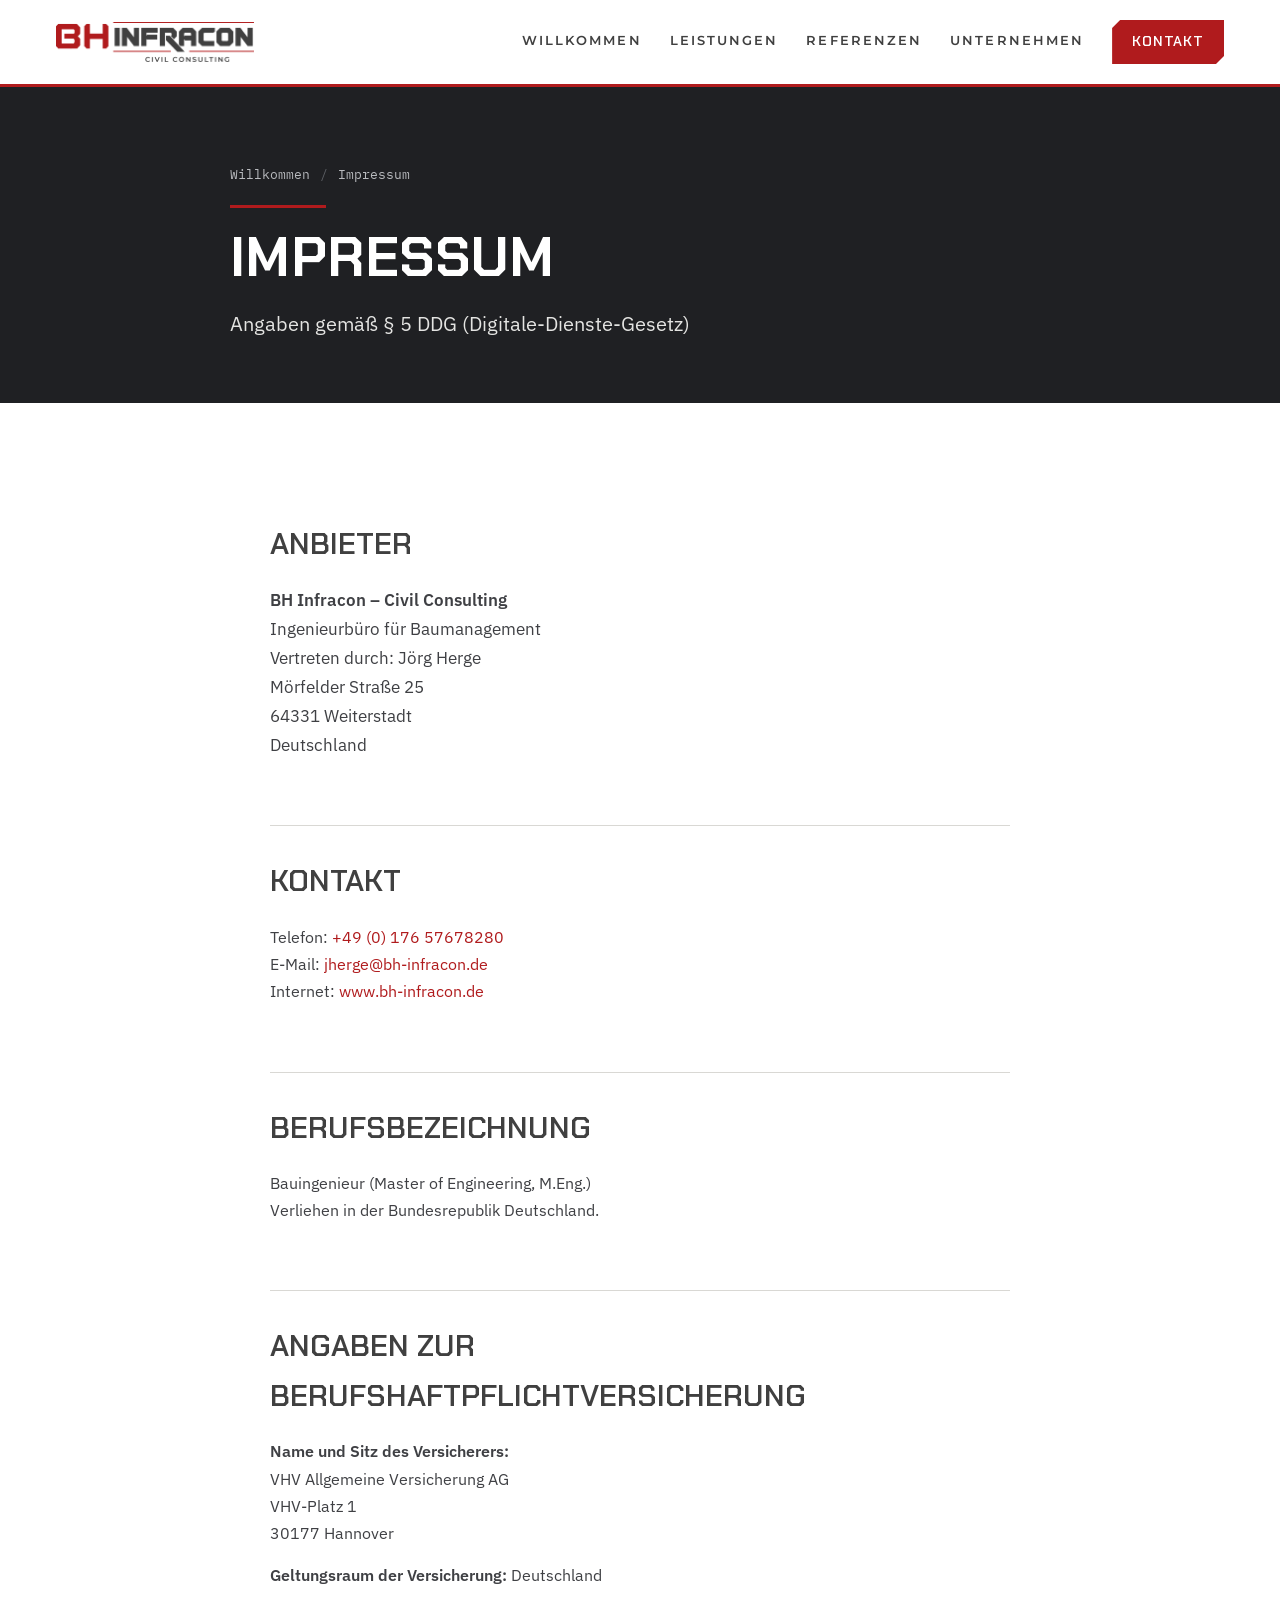
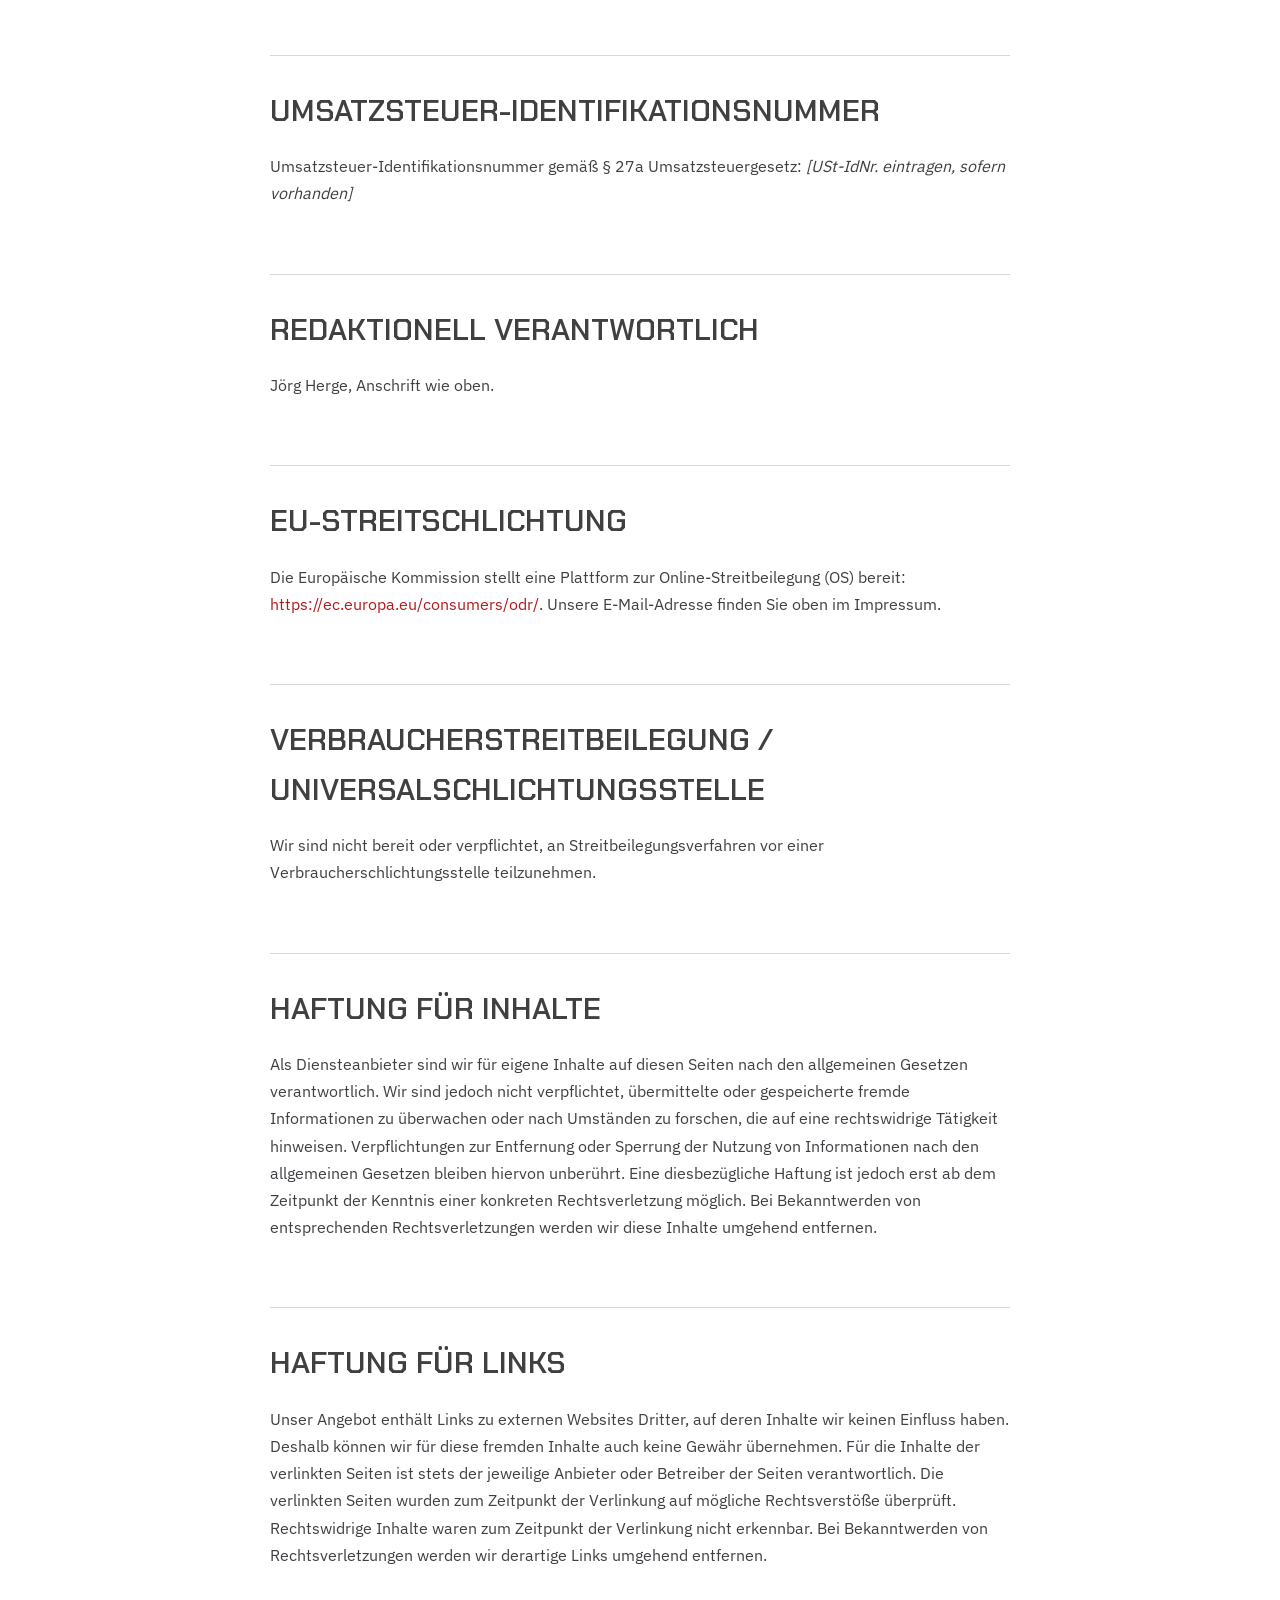
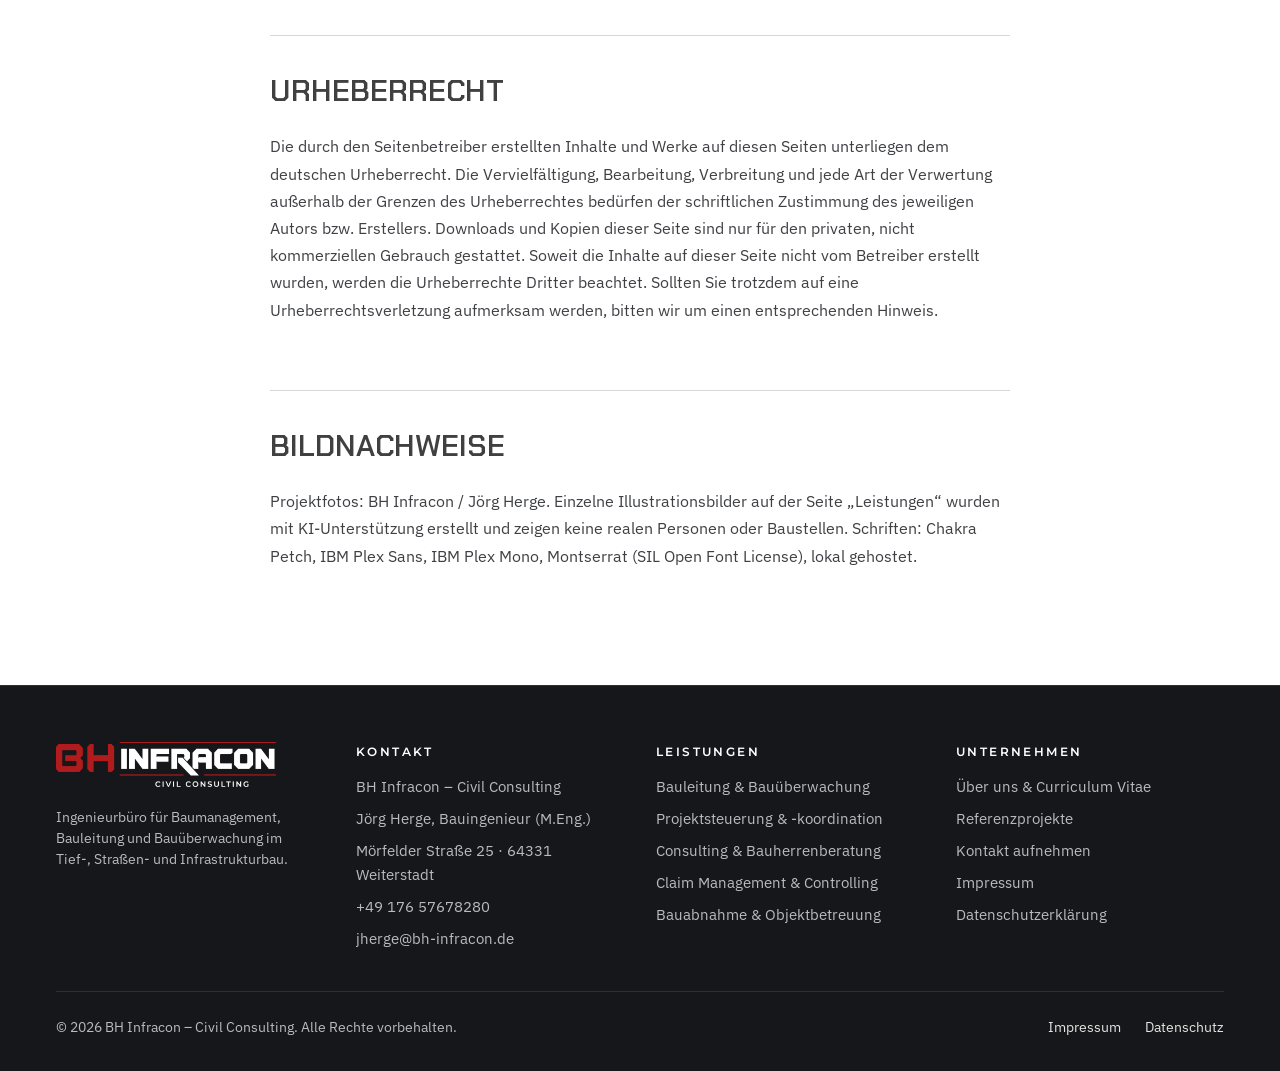
<file: impressum/index.html>
<!DOCTYPE html>
<html lang="de" class="no-js">
<head>
<meta charset="utf-8">
<meta name="viewport" content="width=device-width, initial-scale=1">
<title>Impressum | BH Infracon – Civil Consulting</title>
<meta name="description" content="Impressum von BH Infracon – Civil Consulting (Ingenieurbüro Jörg Herge), Mörfelder Straße 25, 64331 Weiterstadt.">
<meta name="robots" content="noindex,nofollow,noarchive">
<link rel="canonical" href="https://www.bh-infracon.de/impressum/">
<meta name="theme-color" content="#1F2023">
<meta property="og:type" content="website">
<meta property="og:locale" content="de_DE">
<meta property="og:site_name" content="BH Infracon – Civil Consulting">
<meta property="og:title" content="Impressum | BH Infracon – Civil Consulting">
<meta property="og:description" content="Impressum von BH Infracon – Civil Consulting (Ingenieurbüro Jörg Herge), Mörfelder Straße 25, 64331 Weiterstadt.">
<meta property="og:url" content="https://www.bh-infracon.de/impressum/">
<meta property="og:image" content="https://www.bh-infracon.de/assets/img/og-default.jpg">
<meta name="twitter:card" content="summary_large_image">
<link rel="icon" href="../favicon.ico" sizes="32x32">
<link rel="icon" href="../assets/img/favicon.svg" type="image/svg+xml">
<link rel="apple-touch-icon" href="../assets/img/apple-touch-icon.png">
<link rel="manifest" href="../site.webmanifest">
<link rel="stylesheet" href="../assets/css/main.css?v=202610211431">
<script>document.documentElement.className=document.documentElement.className.replace('no-js','js');</script>

</head>
<body class="">
<a class="skip-link" href="#main">Zum Inhalt springen</a>

<header class="site-header" id="top">
  <div class="container site-header__inner">
    <a class="brand" href="../" aria-label="BH Infracon – Startseite">
      <img src="../assets/img/logo-bh-infracon.png" alt="BH Infracon – Civil Consulting" width="1600" height="324">
    </a>
    <button class="nav-toggle" type="button" aria-expanded="false" aria-controls="nav" aria-label="Menü öffnen"><span></span></button>
    <nav class="nav" id="nav" aria-label="Hauptnavigation">
          <a href="../">Willkommen</a>
          <a href="../leistungen/">Leistungen</a>
          <a href="../referenzen/">Referenzen</a>
          <a href="../unternehmen/">Unternehmen</a>
          <a href="../kontakt/" class="btn btn--sm">Kontakt</a>
    </nav>
  </div>
</header>

<main id="main">
<section class="page-hero" aria-labelledby="page-title">
  <div class="container page-hero__inner" style="padding-top:clamp(48px,6vw,80px);padding-bottom:clamp(40px,5vw,64px)">
    <ol class="breadcrumb" aria-label="Brotkrumen"><li><a href="../">Willkommen</a></li><li>Impressum</li></ol>
    <div class="rule-short"></div>
    <h1 class="h1" id="page-title">Impressum</h1>
    <p class="lead">Angaben gemäß § 5 DDG (Digitale-Dienste-Gesetz)</p>
  </div>
</section>

<section class="section">
  <div class="container legal">
    <h2>Anbieter</h2>
    <address>
      <strong>BH Infracon – Civil Consulting</strong><br>
      Ingenieurbüro für Baumanagement<br>
      Vertreten durch: Jörg Herge<br>
      Mörfelder Straße 25<br>
      64331 Weiterstadt<br>
      Deutschland
    </address>

    <h2>Kontakt</h2>
    <p>Telefon: <a href="tel:+4917657678280">+49 (0) 176 57678280</a><br>
    E-Mail: <a href="mailto:jherge@bh-infracon.de">jherge@bh-infracon.de</a><br>
    Internet: <a href="https://www.bh-infracon.de">www.bh-infracon.de</a></p>

    <h2>Berufsbezeichnung</h2>
    <p>Bauingenieur (Master of Engineering, M.Eng.)<br>Verliehen in der Bundesrepublik Deutschland.</p>

    <h2>Angaben zur Berufshaftpflichtversicherung</h2>
    <p><strong>Name und Sitz des Versicherers:</strong><br>
    VHV Allgemeine Versicherung AG<br>
    VHV-Platz 1<br>
    30177 Hannover</p>
    <p><strong>Geltungsraum der Versicherung:</strong> Deutschland</p>

    <h2>Umsatzsteuer-Identifikationsnummer</h2>
    <p>Umsatzsteuer-Identifikationsnummer gemäß § 27a Umsatzsteuergesetz: <em>[USt-IdNr. eintragen, sofern vorhanden]</em></p>

    <h2>Redaktionell verantwortlich</h2>
    <p>Jörg Herge, Anschrift wie oben.</p>

    <h2>EU-Streitschlichtung</h2>
    <p>Die Europäische Kommission stellt eine Plattform zur Online-Streitbeilegung (OS) bereit: <a href="https://ec.europa.eu/consumers/odr/" target="_blank" rel="noopener noreferrer">https://ec.europa.eu/consumers/odr/</a>. Unsere E-Mail-Adresse finden Sie oben im Impressum.</p>

    <h2>Verbraucherstreitbeilegung / Universalschlichtungsstelle</h2>
    <p>Wir sind nicht bereit oder verpflichtet, an Streitbeilegungsverfahren vor einer Verbraucherschlichtungsstelle teilzunehmen.</p>

    <h2>Haftung für Inhalte</h2>
    <p>Als Diensteanbieter sind wir für eigene Inhalte auf diesen Seiten nach den allgemeinen Gesetzen verantwortlich. Wir sind jedoch nicht verpflichtet, übermittelte oder gespeicherte fremde Informationen zu überwachen oder nach Umständen zu forschen, die auf eine rechtswidrige Tätigkeit hinweisen. Verpflichtungen zur Entfernung oder Sperrung der Nutzung von Informationen nach den allgemeinen Gesetzen bleiben hiervon unberührt. Eine diesbezügliche Haftung ist jedoch erst ab dem Zeitpunkt der Kenntnis einer konkreten Rechtsverletzung möglich. Bei Bekanntwerden von entsprechenden Rechtsverletzungen werden wir diese Inhalte umgehend entfernen.</p>

    <h2>Haftung für Links</h2>
    <p>Unser Angebot enthält Links zu externen Websites Dritter, auf deren Inhalte wir keinen Einfluss haben. Deshalb können wir für diese fremden Inhalte auch keine Gewähr übernehmen. Für die Inhalte der verlinkten Seiten ist stets der jeweilige Anbieter oder Betreiber der Seiten verantwortlich. Die verlinkten Seiten wurden zum Zeitpunkt der Verlinkung auf mögliche Rechtsverstöße überprüft. Rechtswidrige Inhalte waren zum Zeitpunkt der Verlinkung nicht erkennbar. Bei Bekanntwerden von Rechtsverletzungen werden wir derartige Links umgehend entfernen.</p>

    <h2>Urheberrecht</h2>
    <p>Die durch den Seitenbetreiber erstellten Inhalte und Werke auf diesen Seiten unterliegen dem deutschen Urheberrecht. Die Vervielfältigung, Bearbeitung, Verbreitung und jede Art der Verwertung außerhalb der Grenzen des Urheberrechtes bedürfen der schriftlichen Zustimmung des jeweiligen Autors bzw. Erstellers. Downloads und Kopien dieser Seite sind nur für den privaten, nicht kommerziellen Gebrauch gestattet. Soweit die Inhalte auf dieser Seite nicht vom Betreiber erstellt wurden, werden die Urheberrechte Dritter beachtet. Sollten Sie trotzdem auf eine Urheberrechtsverletzung aufmerksam werden, bitten wir um einen entsprechenden Hinweis.</p>

    <h2>Bildnachweise</h2>
    <p>Projektfotos: BH Infracon / Jörg Herge. Einzelne Illustrationsbilder auf der Seite „Leistungen“ wurden mit KI-Unterstützung erstellt und zeigen keine realen Personen oder Baustellen. Schriften: Chakra Petch, IBM Plex Sans, IBM Plex Mono, Montserrat (SIL Open Font License), lokal gehostet.</p>
  </div>
</section>

</main>

<footer class="site-footer">
  <div class="container site-footer__inner">
    <div class="site-footer__grid">
      <div class="site-footer__col">
        <img class="site-footer__logo" src="../assets/img/logo-bh-infracon-white.png" alt="BH Infracon – Civil Consulting" width="1600" height="324" loading="lazy">
        <p class="small" style="color:var(--concrete);margin-top:12px;max-width:260px">Ingenieurbüro für Baumanagement, Bauleitung und Bauüberwachung im Tief-, Straßen- und Infrastrukturbau.</p>
      </div>
      <div class="site-footer__col">
        <strong>Kontakt</strong>
        <span>BH Infracon – Civil Consulting</span>
        <span>Jörg Herge, Bauingenieur (M.Eng.)</span>
        <span>Mörfelder Straße 25 · 64331 Weiterstadt</span>
        <a href="tel:+4917657678280">+49 176 57678280</a>
        <a href="mailto:jherge@bh-infracon.de">jherge@bh-infracon.de</a>
      </div>
      <div class="site-footer__col">
        <strong>Leistungen</strong>
        <a href="../leistungen/#bauleitung">Bauleitung &amp; Bauüberwachung</a>
        <a href="../leistungen/#projektsteuerung">Projektsteuerung &amp; -koordination</a>
        <a href="../leistungen/#consulting">Consulting &amp; Bauherrenberatung</a>
        <a href="../leistungen/#claim">Claim Management &amp; Controlling</a>
        <a href="../leistungen/#abnahme">Bauabnahme &amp; Objektbetreuung</a>
      </div>
      <div class="site-footer__col">
        <strong>Unternehmen</strong>
        <a href="../unternehmen/">Über uns &amp; Curriculum Vitae</a>
        <a href="../referenzen/">Referenzprojekte</a>
        <a href="../kontakt/">Kontakt aufnehmen</a>
        <a href="../impressum/">Impressum</a>
        <a href="../datenschutz/">Datenschutzerklärung</a>
      </div>
    </div>
    <div class="site-footer__bottom">
      <span>© 2026 BH Infracon – Civil Consulting. Alle Rechte vorbehalten.</span>
      <nav aria-label="Rechtliches"><a href="../impressum/">Impressum</a><a href="../datenschutz/">Datenschutz</a></nav>
    </div>
  </div>
</footer>

<script src="../assets/js/vendor/gsap.min.js?v=202610211431" defer></script>
<script src="../assets/js/vendor/ScrollTrigger.min.js?v=202610211431" defer></script>
<script src="../assets/js/main.js?v=202610211431" defer></script>

</body>
</html>
</file>
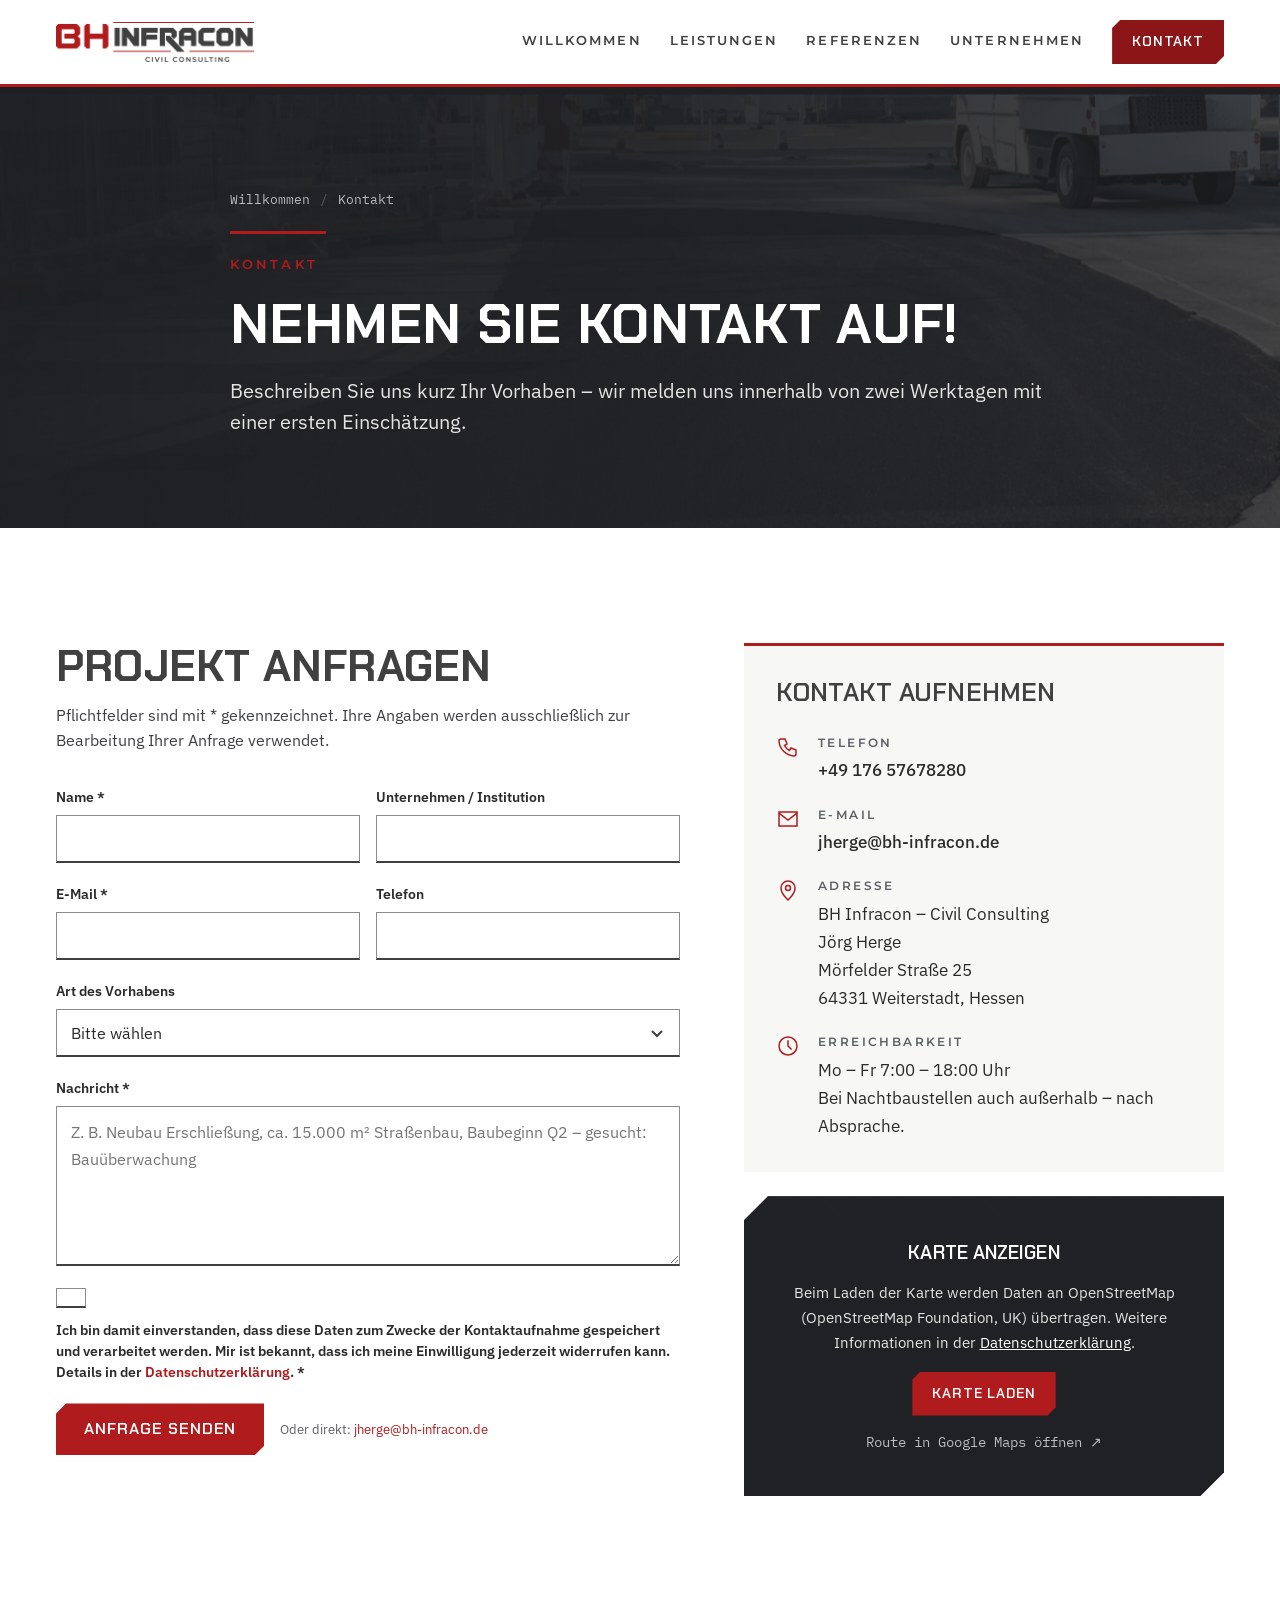
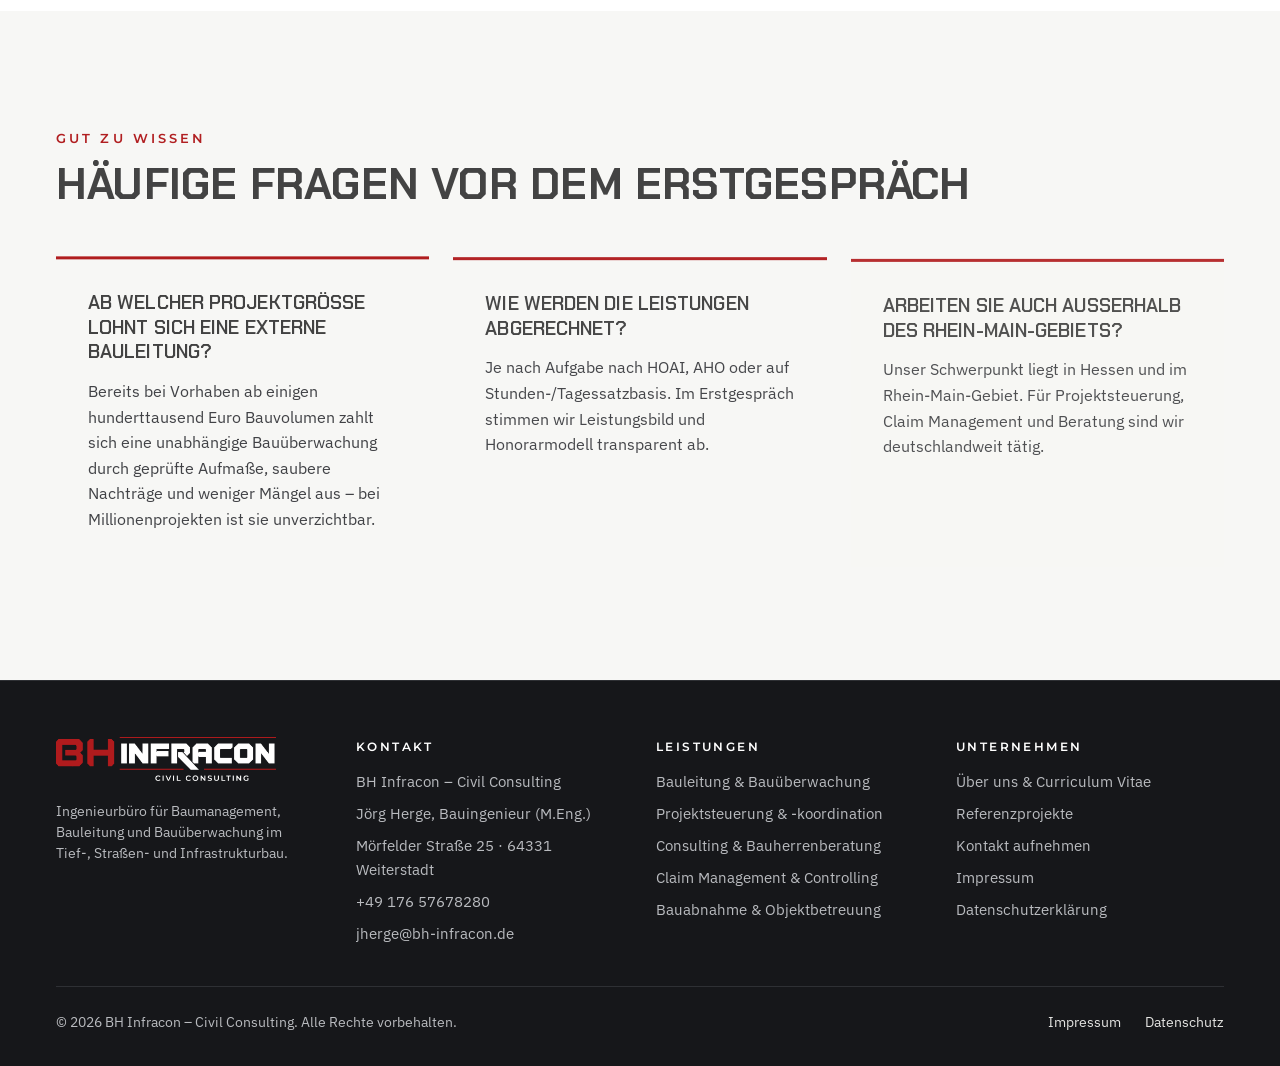
<file: kontakt/index.html>
<!DOCTYPE html>
<html lang="de" class="no-js">
<head>
<meta charset="utf-8">
<meta name="viewport" content="width=device-width, initial-scale=1">
<title>Kontakt – BH Infracon, Weiterstadt bei Darmstadt | Civil Consulting</title>
<meta name="description" content="Nehmen Sie Kontakt mit BH Infracon auf: Telefon +49 176 57678280, jherge@bh-infracon.de, Mörfelder Straße 25, 64331 Weiterstadt. Anfrage für Bauleitung, Projektsteuerung und Bauherrenberatung.">
<meta name="robots" content="noindex,nofollow,noarchive">
<link rel="canonical" href="https://www.bh-infracon.de/kontakt/">
<meta name="theme-color" content="#1F2023">
<meta property="og:type" content="website">
<meta property="og:locale" content="de_DE">
<meta property="og:site_name" content="BH Infracon – Civil Consulting">
<meta property="og:title" content="Kontakt – BH Infracon, Weiterstadt bei Darmstadt | Civil Consulting">
<meta property="og:description" content="Nehmen Sie Kontakt mit BH Infracon auf: Telefon +49 176 57678280, jherge@bh-infracon.de, Mörfelder Straße 25, 64331 Weiterstadt. Anfrage für Bauleitung, Projektsteuerung und Bauherrenberatung.">
<meta property="og:url" content="https://www.bh-infracon.de/kontakt/">
<meta property="og:image" content="https://www.bh-infracon.de/assets/img/og-default.jpg">
<meta name="twitter:card" content="summary_large_image">
<link rel="icon" href="../favicon.ico" sizes="32x32">
<link rel="icon" href="../assets/img/favicon.svg" type="image/svg+xml">
<link rel="apple-touch-icon" href="../assets/img/apple-touch-icon.png">
<link rel="manifest" href="../site.webmanifest">
<link rel="stylesheet" href="../assets/css/main.css?v=202610211431">
<script>document.documentElement.className=document.documentElement.className.replace('no-js','js');</script>

</head>
<body class="">
<a class="skip-link" href="#main">Zum Inhalt springen</a>

<header class="site-header" id="top">
  <div class="container site-header__inner">
    <a class="brand" href="../" aria-label="BH Infracon – Startseite">
      <img src="../assets/img/logo-bh-infracon.png" alt="BH Infracon – Civil Consulting" width="1600" height="324">
    </a>
    <button class="nav-toggle" type="button" aria-expanded="false" aria-controls="nav" aria-label="Menü öffnen"><span></span></button>
    <nav class="nav" id="nav" aria-label="Hauptnavigation">
          <a href="../">Willkommen</a>
          <a href="../leistungen/">Leistungen</a>
          <a href="../referenzen/">Referenzen</a>
          <a href="../unternehmen/">Unternehmen</a>
          <a href="../kontakt/" aria-current="page" class="btn btn--sm">Kontakt</a>
    </nav>
  </div>
</header>

<main id="main">
<section class="page-hero" aria-labelledby="page-title">
  <div class="page-hero__media" aria-hidden="true">
    <picture>
      <source srcset="../assets/img/ref-fraport-terminal-2.webp" type="image/webp">
      <img src="../assets/img/ref-fraport-terminal-2.jpg" alt="" width="1086" height="1448" data-parallax>
    </picture>
  </div>
  <div class="container page-hero__inner">
    <ol class="breadcrumb" aria-label="Brotkrumen"><li><a href="../">Willkommen</a></li><li>Kontakt</li></ol>
    <div class="rule-short"></div>
    <span class="eyebrow">Kontakt</span>
    <h1 class="h1" id="page-title">Nehmen Sie Kontakt auf!</h1>
    <p class="lead">Beschreiben Sie uns kurz Ihr Vorhaben – wir melden uns innerhalb von zwei Werktagen mit einer ersten Einschätzung.</p>
  </div>
</section>

<section class="section" aria-labelledby="form-title">
  <div class="container split split--wide-l" style="align-items:start">
    <div class="reveal">
      <h2 class="h2" id="form-title" style="margin-bottom:12px">Projekt anfragen</h2>
      <p class="body-2" style="margin-bottom:32px">Pflichtfelder sind mit * gekennzeichnet. Ihre Angaben werden ausschließlich zur Bearbeitung Ihrer Anfrage verwendet.</p>
      <div id="form-status" aria-live="polite"></div>
      <form class="form" id="contact-form" action="../send.php" method="post" novalidate>
        <div class="form__row">
          <div class="field">
            <label for="f-name">Name *</label>
            <input id="f-name" name="name" type="text" autocomplete="name" required aria-describedby="f-name-err">
            <span class="field__hint" id="f-name-err">Bitte geben Sie Ihren Namen an.</span>
          </div>
          <div class="field">
            <label for="f-company">Unternehmen / Institution</label>
            <input id="f-company" name="company" type="text" autocomplete="organization">
          </div>
        </div>
        <div class="form__row">
          <div class="field">
            <label for="f-email">E-Mail *</label>
            <input id="f-email" name="email" type="email" autocomplete="email" required aria-describedby="f-email-err">
            <span class="field__hint" id="f-email-err">Bitte eine gültige E-Mail-Adresse eingeben.</span>
          </div>
          <div class="field">
            <label for="f-phone">Telefon</label>
            <input id="f-phone" name="phone" type="tel" autocomplete="tel">
          </div>
        </div>
        <div class="field">
          <label for="f-type">Art des Vorhabens</label>
          <select id="f-type" name="type">
            <option value="">Bitte wählen</option>
            <option>Bauleitung / Bauüberwachung</option>
            <option>Projektsteuerung / -koordination</option>
            <option>Consulting / Bauherrenberatung</option>
            <option>Claim Management / Abrechnungsprüfung</option>
            <option>Bauabnahme / Objektbetreuung</option>
            <option>Sonstiges</option>
          </select>
        </div>
        <div class="field">
          <label for="f-msg">Nachricht *</label>
          <textarea id="f-msg" name="message" required aria-describedby="f-msg-err" placeholder="Z. B. Neubau Erschließung, ca. 15.000 m² Straßenbau, Baubeginn Q2 – gesucht: Bauüberwachung"></textarea>
          <span class="field__hint" id="f-msg-err">Bitte beschreiben Sie kurz Ihr Anliegen.</span>
        </div>
        <div class="check field">
          <input id="f-consent" name="consent" type="checkbox" value="1" required aria-describedby="f-consent-err">
          <label for="f-consent">Ich bin damit einverstanden, dass diese Daten zum Zwecke der Kontaktaufnahme gespeichert und verarbeitet werden. Mir ist bekannt, dass ich meine Einwilligung jederzeit widerrufen kann. Details in der <a href="../datenschutz/">Datenschutzerklärung</a>. *</label>
        </div>
        <span class="field__hint" id="f-consent-err">Bitte stimmen Sie der Verarbeitung Ihrer Daten zu.</span>
        <div class="honey" aria-hidden="true"><label>Website<input type="text" name="website" tabindex="-1" autocomplete="off"></label></div>
        <input type="hidden" name="ts" value="">
        <div class="btn-row" style="align-items:center">
          <button class="btn" type="submit">Anfrage senden</button>
          <span class="form__note">Oder direkt: <a href="mailto:jherge@bh-infracon.de">jherge@bh-infracon.de</a></span>
        </div>
      </form>
    </div>

    <aside class="stack reveal" aria-label="Kontaktdaten">
      <div class="card" style="gap:24px">
        <h2 class="h3">Kontakt aufnehmen</h2>
        <ul class="contact-list">
          <li><svg viewBox="0 0 24 24" fill="none" stroke="currentColor" stroke-width="1.5" stroke-linecap="square" aria-hidden="true"><path d="M5 4h4l2 5-2.5 1.5a11 11 0 0 0 5 5L15 13l5 2v4a2 2 0 0 1-2 2A16 16 0 0 1 3 6a2 2 0 0 1 2-2"/></svg><div><strong>Telefon</strong><a href="tel:+4917657678280">+49 176 57678280</a></div></li>
          <li><svg viewBox="0 0 24 24" fill="none" stroke="currentColor" stroke-width="1.5" stroke-linecap="square" aria-hidden="true"><path d="M3 5h18v14H3zM3 6l9 7 9-7"/></svg><div><strong>E-Mail</strong><a href="mailto:jherge@bh-infracon.de">jherge@bh-infracon.de</a></div></li>
          <li><svg viewBox="0 0 24 24" fill="none" stroke="currentColor" stroke-width="1.5" stroke-linecap="square" aria-hidden="true"><path d="M12 22s7-6.5 7-12a7 7 0 1 0-14 0c0 5.5 7 12 7 12zM12 12.5a2.5 2.5 0 1 0 0-5 2.5 2.5 0 0 0 0 5z"/></svg><div><strong>Adresse</strong><span>BH Infracon – Civil Consulting<br>Jörg Herge<br>Mörfelder Straße 25<br>64331 Weiterstadt, Hessen</span></div></li>
          <li><svg viewBox="0 0 24 24" fill="none" stroke="currentColor" stroke-width="1.5" stroke-linecap="square" aria-hidden="true"><path d="M12 3a9 9 0 1 0 0 18 9 9 0 0 0 0-18zM12 7v5l3 3"/></svg><div><strong>Erreichbarkeit</strong><span>Mo – Fr 7:00 – 18:00 Uhr<br>Bei Nachtbaustellen auch außerhalb – nach Absprache.</span></div></li>
        </ul>
      </div>
      <div class="map" data-src="https://www.openstreetmap.org/export/embed.html?bbox=8.5660%2C49.9170%2C8.5840%2C49.9260&amp;layer=mapnik&amp;marker=49.9215%2C8.5750">
        <div class="map__consent">
          <h3 class="h4">Karte anzeigen</h3>
          <p>Beim Laden der Karte werden Daten an OpenStreetMap (OpenStreetMap Foundation, UK) übertragen. Weitere Informationen in der <a href="../datenschutz/" style="color:#fff;text-decoration:underline">Datenschutzerklärung</a>.</p>
          <button type="button" class="btn btn--sm">Karte laden</button>
          <a class="mono" style="color:var(--concrete)" href="https://www.google.com/maps/search/?api=1&amp;query=M%C3%B6rfelder+Stra%C3%9Fe+25%2C+64331+Weiterstadt" target="_blank" rel="noopener noreferrer">Route in Google Maps öffnen ↗</a>
        </div>
      </div>
    </aside>
  </div>
</section>

<section class="section section--paper" aria-labelledby="faq-title">
  <div class="container">
    <div class="section-head reveal">
      <div>
        <span class="eyebrow">Gut zu wissen</span>
        <h2 class="h2" id="faq-title">Häufige Fragen vor dem Erstgespräch</h2>
      </div>
    </div>
    <div class="grid grid-3" data-stagger>
      <article class="card"><h3 class="h4">Ab welcher Projektgröße lohnt sich eine externe Bauleitung?</h3><p class="body-2">Bereits bei Vorhaben ab einigen hunderttausend Euro Bauvolumen zahlt sich eine unabhängige Bauüberwachung durch geprüfte Aufmaße, saubere Nachträge und weniger Mängel aus – bei Millionenprojekten ist sie unverzichtbar.</p></article>
      <article class="card"><h3 class="h4">Wie werden die Leistungen abgerechnet?</h3><p class="body-2">Je nach Aufgabe nach HOAI, AHO oder auf Stunden-/Tagessatzbasis. Im Erstgespräch stimmen wir Leistungsbild und Honorarmodell transparent ab.</p></article>
      <article class="card"><h3 class="h4">Arbeiten Sie auch außerhalb des Rhein-Main-Gebiets?</h3><p class="body-2">Unser Schwerpunkt liegt in Hessen und im Rhein-Main-Gebiet. Für Projektsteuerung, Claim Management und Beratung sind wir deutschlandweit tätig.</p></article>
    </div>
  </div>
</section>

</main>

<footer class="site-footer">
  <div class="container site-footer__inner">
    <div class="site-footer__grid">
      <div class="site-footer__col">
        <img class="site-footer__logo" src="../assets/img/logo-bh-infracon-white.png" alt="BH Infracon – Civil Consulting" width="1600" height="324" loading="lazy">
        <p class="small" style="color:var(--concrete);margin-top:12px;max-width:260px">Ingenieurbüro für Baumanagement, Bauleitung und Bauüberwachung im Tief-, Straßen- und Infrastrukturbau.</p>
      </div>
      <div class="site-footer__col">
        <strong>Kontakt</strong>
        <span>BH Infracon – Civil Consulting</span>
        <span>Jörg Herge, Bauingenieur (M.Eng.)</span>
        <span>Mörfelder Straße 25 · 64331 Weiterstadt</span>
        <a href="tel:+4917657678280">+49 176 57678280</a>
        <a href="mailto:jherge@bh-infracon.de">jherge@bh-infracon.de</a>
      </div>
      <div class="site-footer__col">
        <strong>Leistungen</strong>
        <a href="../leistungen/#bauleitung">Bauleitung &amp; Bauüberwachung</a>
        <a href="../leistungen/#projektsteuerung">Projektsteuerung &amp; -koordination</a>
        <a href="../leistungen/#consulting">Consulting &amp; Bauherrenberatung</a>
        <a href="../leistungen/#claim">Claim Management &amp; Controlling</a>
        <a href="../leistungen/#abnahme">Bauabnahme &amp; Objektbetreuung</a>
      </div>
      <div class="site-footer__col">
        <strong>Unternehmen</strong>
        <a href="../unternehmen/">Über uns &amp; Curriculum Vitae</a>
        <a href="../referenzen/">Referenzprojekte</a>
        <a href="../kontakt/">Kontakt aufnehmen</a>
        <a href="../impressum/">Impressum</a>
        <a href="../datenschutz/">Datenschutzerklärung</a>
      </div>
    </div>
    <div class="site-footer__bottom">
      <span>© 2026 BH Infracon – Civil Consulting. Alle Rechte vorbehalten.</span>
      <nav aria-label="Rechtliches"><a href="../impressum/">Impressum</a><a href="../datenschutz/">Datenschutz</a></nav>
    </div>
  </div>
</footer>

<script src="../assets/js/vendor/gsap.min.js?v=202610211431" defer></script>
<script src="../assets/js/vendor/ScrollTrigger.min.js?v=202610211431" defer></script>
<script src="../assets/js/main.js?v=202610211431" defer></script>

</body>
</html>
</file>
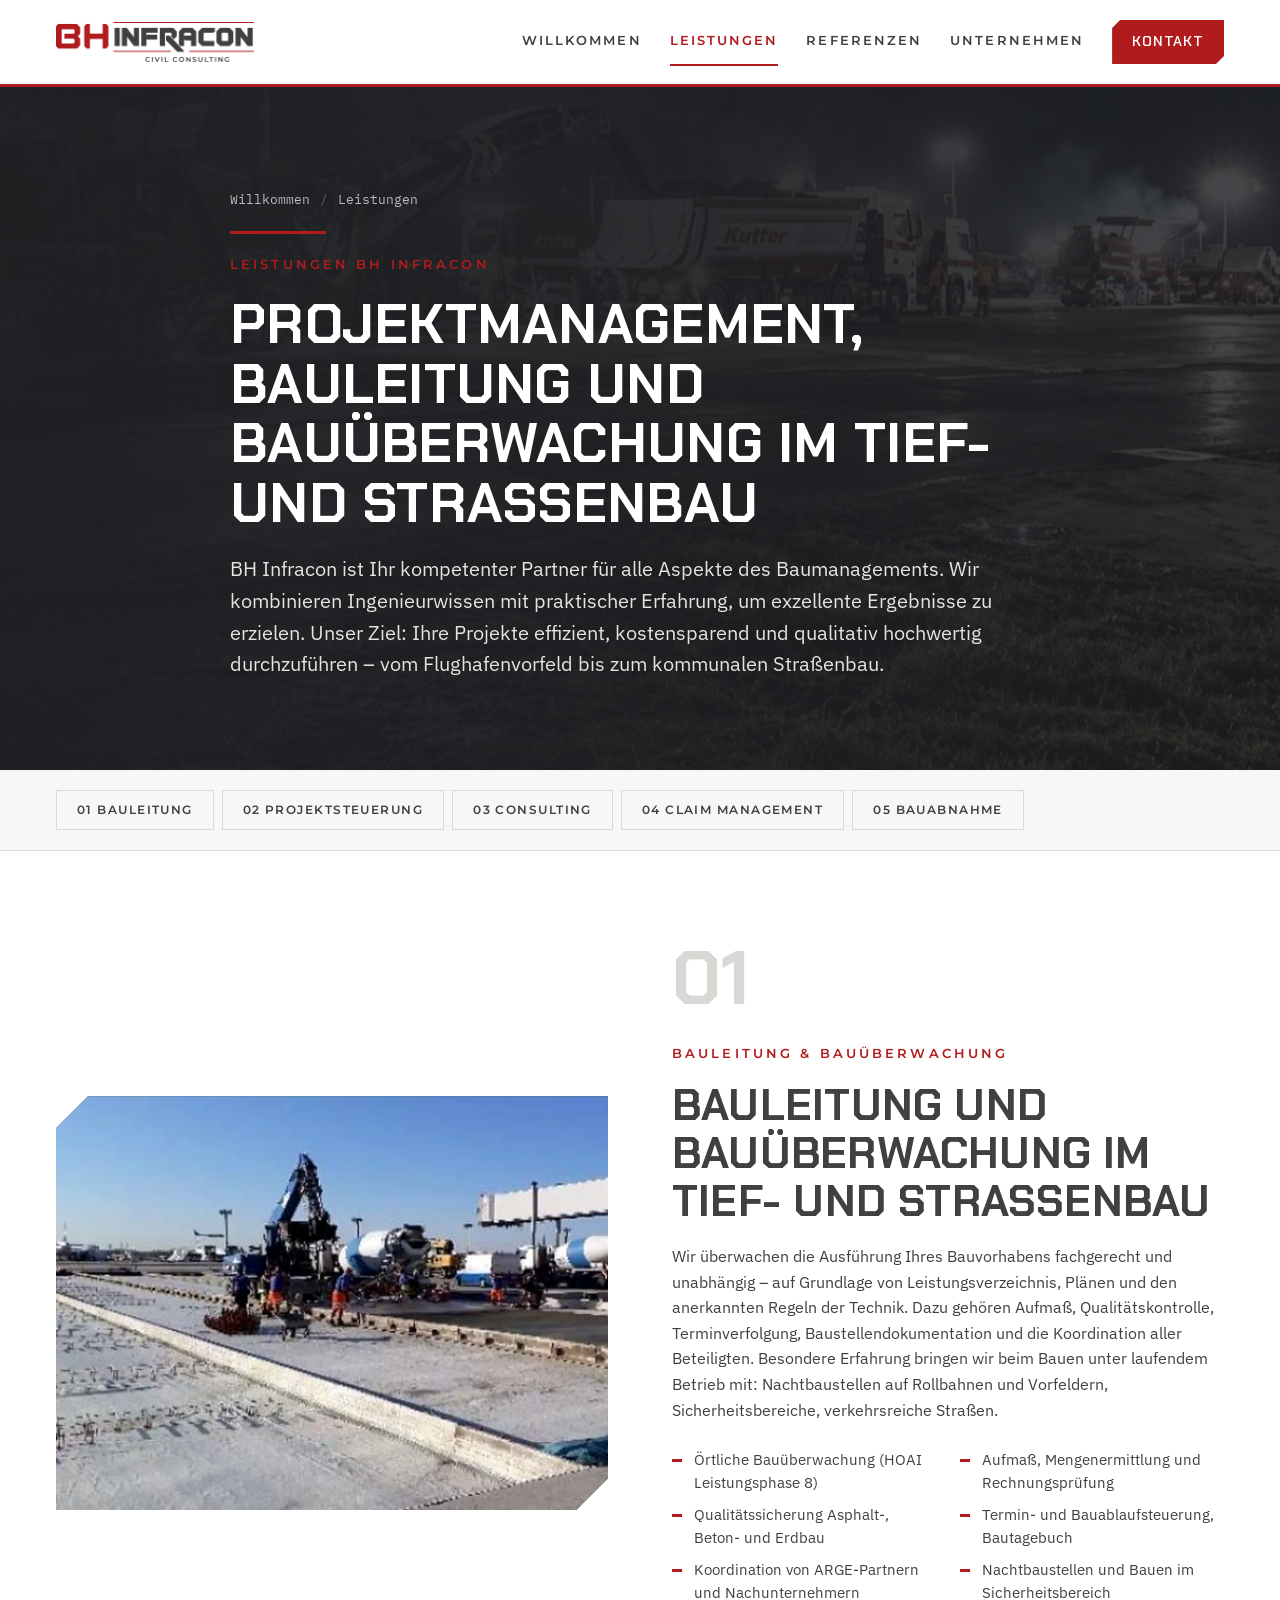
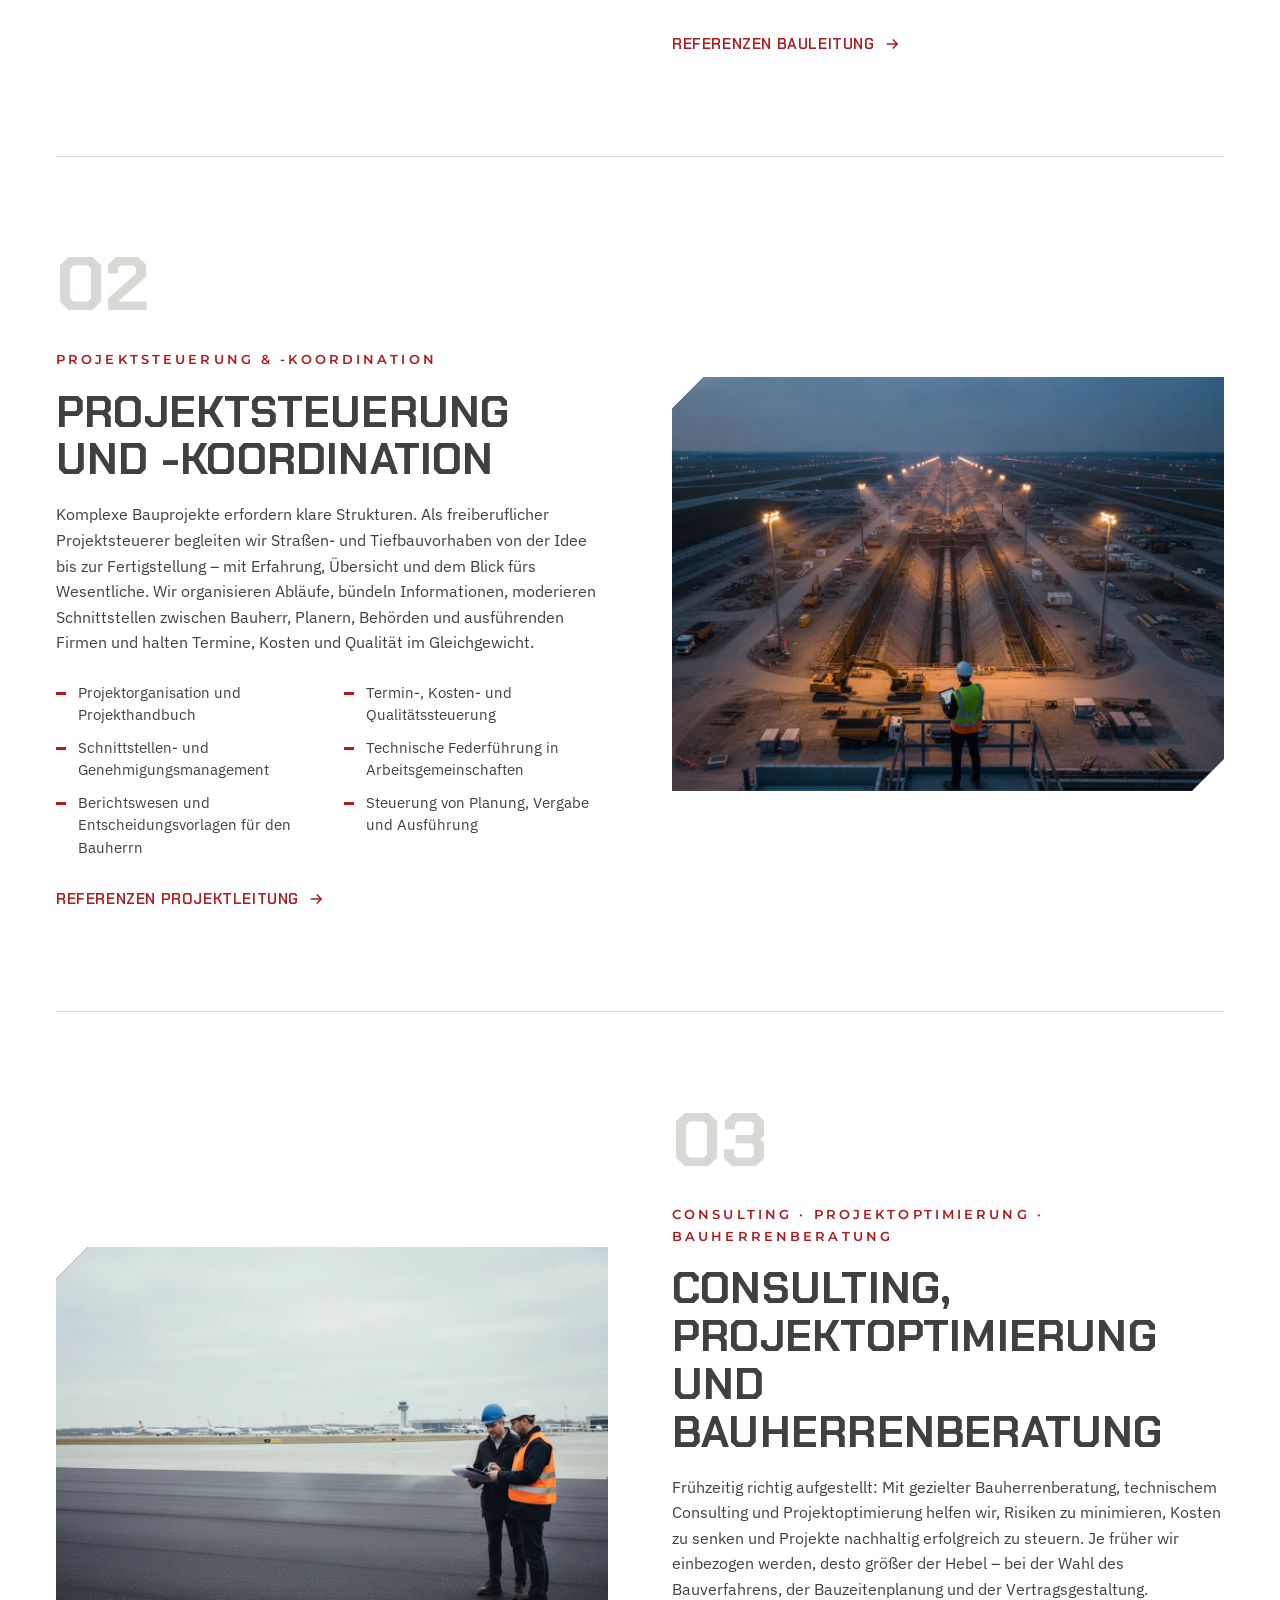
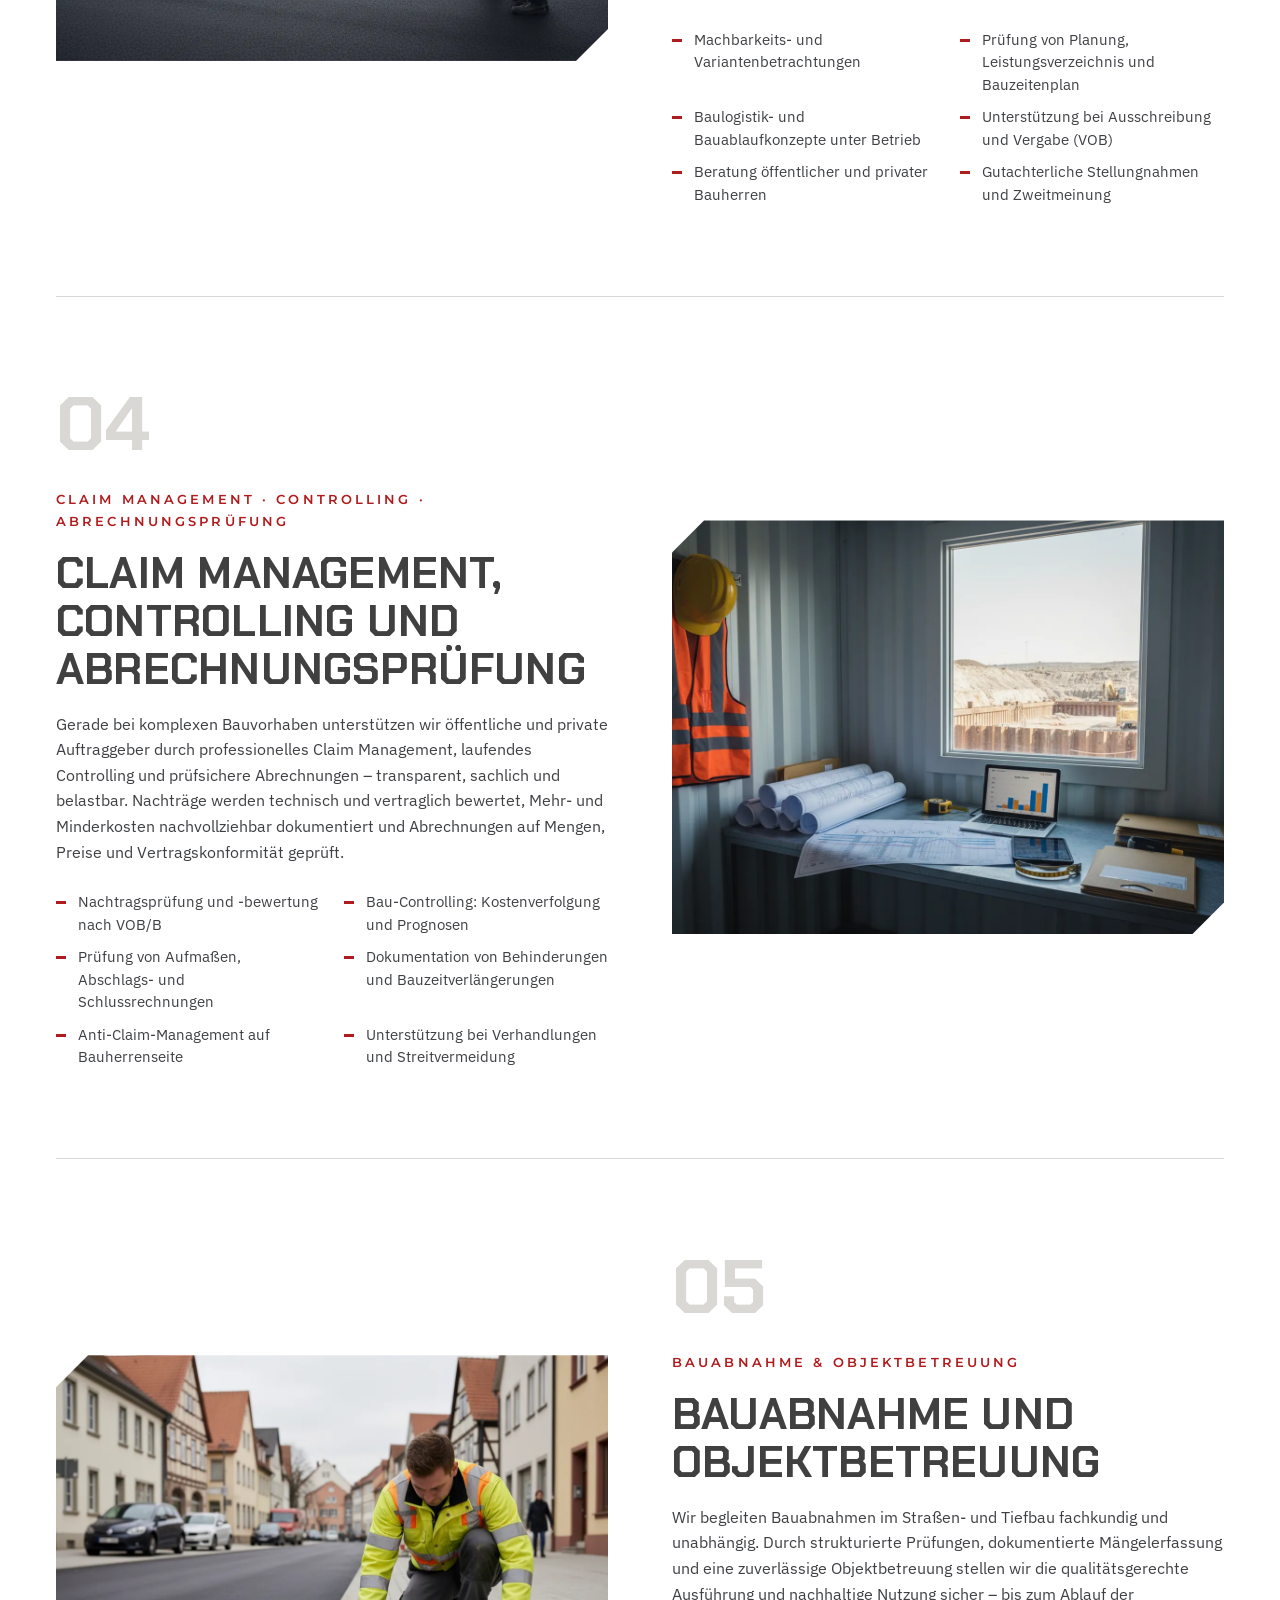
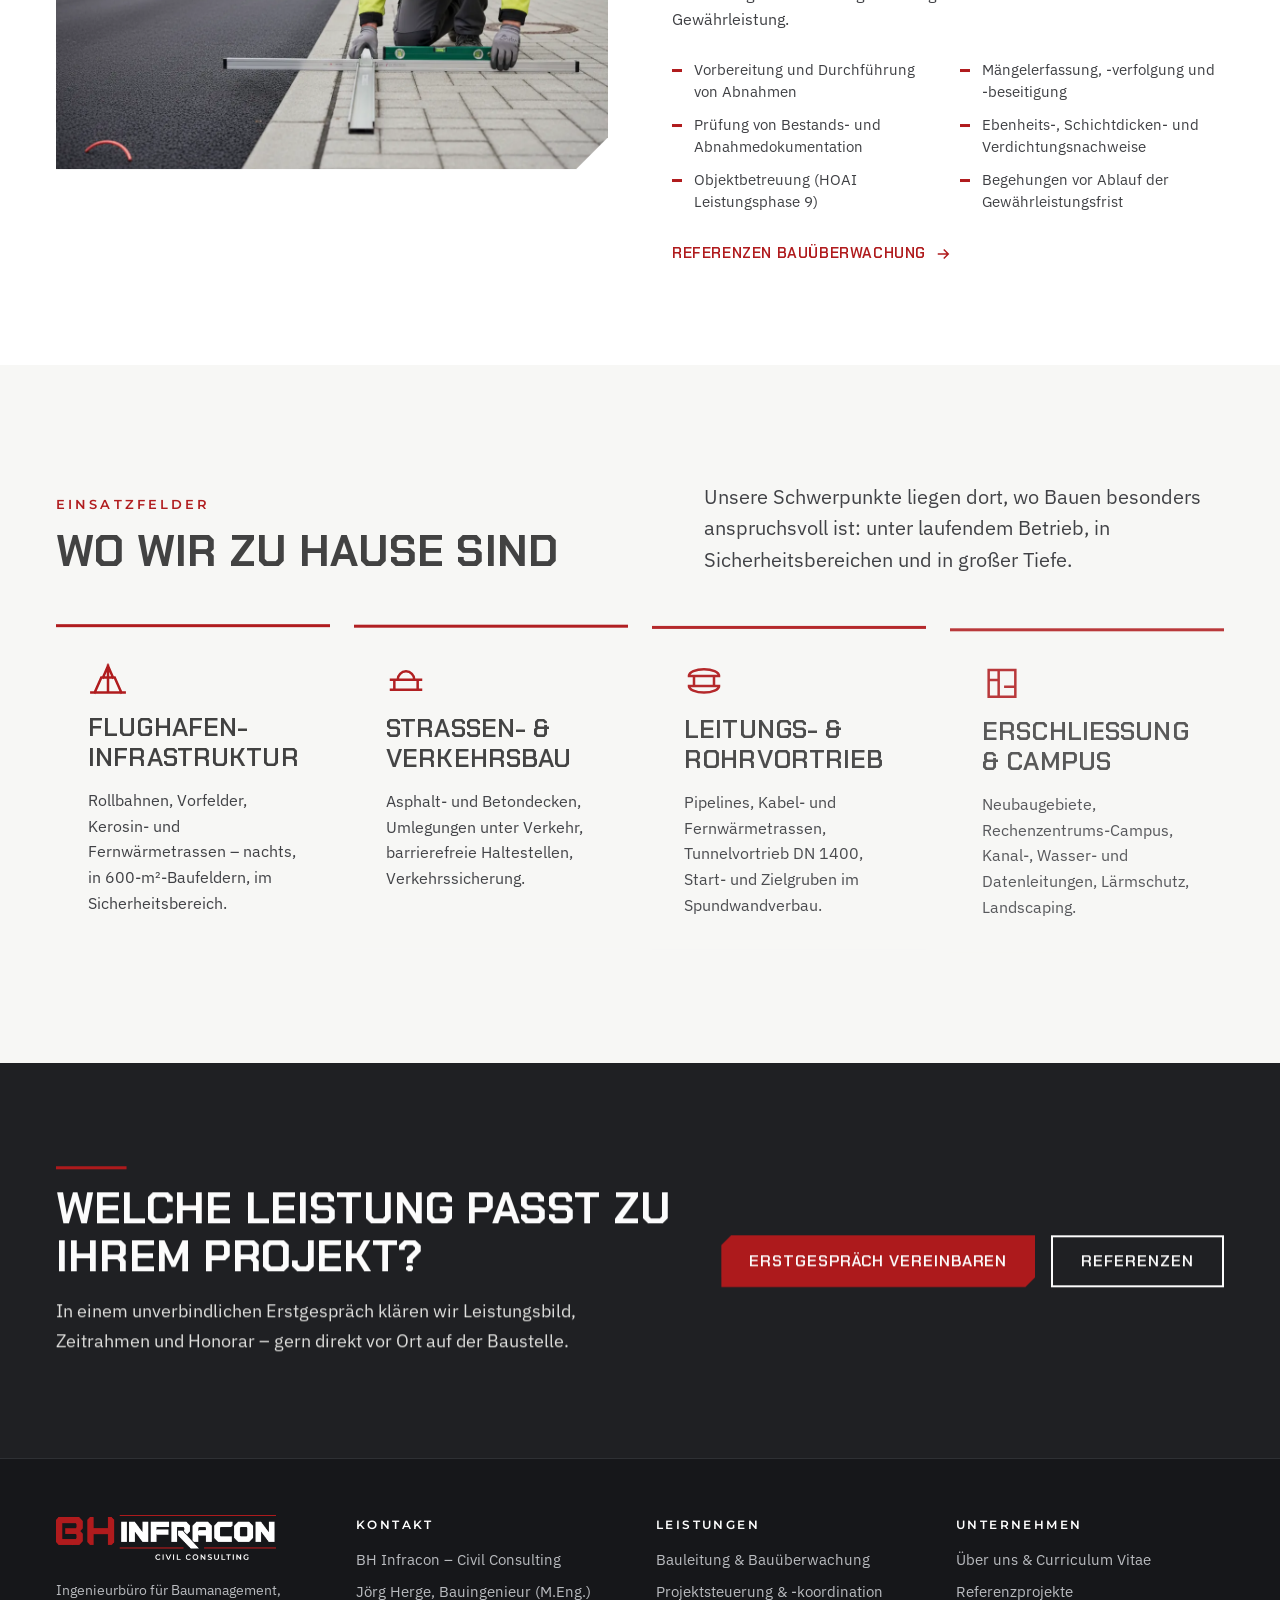
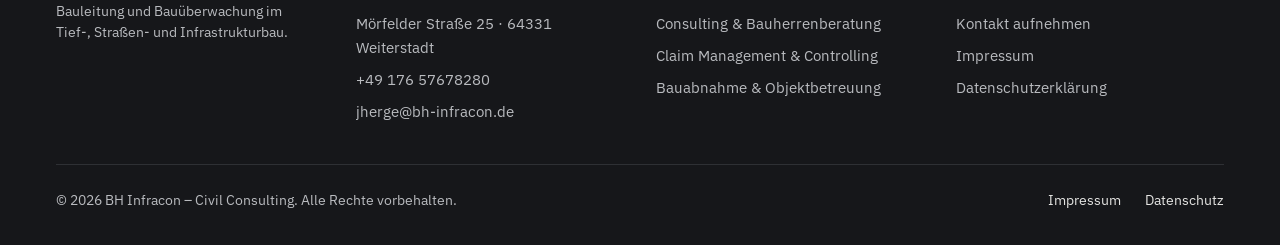
<file: leistungen/index.html>
<!DOCTYPE html>
<html lang="de" class="no-js">
<head>
<meta charset="utf-8">
<meta name="viewport" content="width=device-width, initial-scale=1">
<title>Leistungen – Bauleitung, Bauüberwachung, Projektsteuerung & Claim Management | BH Infracon</title>
<meta name="description" content="Leistungen von BH Infracon: Bauleitung und Bauüberwachung im Tief- und Straßenbau, Projektsteuerung, Consulting und Bauherrenberatung, Claim Management, Controlling, Abrechnungsprüfung, Bauabnahme und Objektbetreuung.">
<meta name="robots" content="noindex,nofollow,noarchive">
<link rel="canonical" href="https://www.bh-infracon.de/leistungen/">
<meta name="theme-color" content="#1F2023">
<meta property="og:type" content="website">
<meta property="og:locale" content="de_DE">
<meta property="og:site_name" content="BH Infracon – Civil Consulting">
<meta property="og:title" content="Leistungen – Bauleitung, Bauüberwachung, Projektsteuerung & Claim Management | BH Infracon">
<meta property="og:description" content="Leistungen von BH Infracon: Bauleitung und Bauüberwachung im Tief- und Straßenbau, Projektsteuerung, Consulting und Bauherrenberatung, Claim Management, Controlling, Abrechnungsprüfung, Bauabnahme und Objektbetreuung.">
<meta property="og:url" content="https://www.bh-infracon.de/leistungen/">
<meta property="og:image" content="https://www.bh-infracon.de/assets/img/svc-projektsteuerung.jpg">
<meta name="twitter:card" content="summary_large_image">
<link rel="icon" href="../favicon.ico" sizes="32x32">
<link rel="icon" href="../assets/img/favicon.svg" type="image/svg+xml">
<link rel="apple-touch-icon" href="../assets/img/apple-touch-icon.png">
<link rel="manifest" href="../site.webmanifest">
<link rel="stylesheet" href="../assets/css/main.css?v=202610211431">
<script>document.documentElement.className=document.documentElement.className.replace('no-js','js');</script>

</head>
<body class="">
<a class="skip-link" href="#main">Zum Inhalt springen</a>

<header class="site-header" id="top">
  <div class="container site-header__inner">
    <a class="brand" href="../" aria-label="BH Infracon – Startseite">
      <img src="../assets/img/logo-bh-infracon.png" alt="BH Infracon – Civil Consulting" width="1600" height="324">
    </a>
    <button class="nav-toggle" type="button" aria-expanded="false" aria-controls="nav" aria-label="Menü öffnen"><span></span></button>
    <nav class="nav" id="nav" aria-label="Hauptnavigation">
          <a href="../">Willkommen</a>
          <a href="../leistungen/" aria-current="page">Leistungen</a>
          <a href="../referenzen/">Referenzen</a>
          <a href="../unternehmen/">Unternehmen</a>
          <a href="../kontakt/" class="btn btn--sm">Kontakt</a>
    </nav>
  </div>
</header>

<main id="main">
<section class="page-hero" aria-labelledby="page-title">
  <div class="page-hero__media" aria-hidden="true">
    <picture>
      <source srcset="../assets/img/ref-fraport-rollbahnen-west.webp" type="image/webp">
      <img src="../assets/img/ref-fraport-rollbahnen-west.jpg" alt="" width="1086" height="1448" data-parallax>
    </picture>
  </div>
  <div class="container page-hero__inner">
    <ol class="breadcrumb" aria-label="Brotkrumen"><li><a href="../">Willkommen</a></li><li>Leistungen</li></ol>
    <div class="rule-short"></div>
    <span class="eyebrow">Leistungen BH Infracon</span>
    <h1 class="h1" id="page-title">Projektmanagement, Bauleitung und Bauüberwachung im Tief- und Straßenbau</h1>
    <p class="lead">BH Infracon ist Ihr kompetenter Partner für alle Aspekte des Baumanagements. Wir kombinieren Ingenieurwissen mit praktischer Erfahrung, um exzellente Ergebnisse zu erzielen. Unser Ziel: Ihre Projekte effizient, kostensparend und qualitativ hochwertig durchzuführen – vom Flughafenvorfeld bis zum kommunalen Straßenbau.</p>
  </div>
</section>

<!-- Leistungs-Navigation -->
<nav class="section--paper" aria-label="Leistungen in der Übersicht" style="border-bottom:1px solid var(--line)">
  <div class="container" style="padding-top:20px;padding-bottom:20px">
    <div class="filter" style="justify-content:flex-start">
      <a class="btn btn--ghost btn--sm" style="clip-path:none;height:40px;font-size:12px;font-family:var(--font-label);letter-spacing:.12em;border-width:1px;border-color:var(--line)" href="#bauleitung">01 Bauleitung</a>
      <a class="btn btn--ghost btn--sm" style="clip-path:none;height:40px;font-size:12px;font-family:var(--font-label);letter-spacing:.12em;border-width:1px;border-color:var(--line)" href="#projektsteuerung">02 Projektsteuerung</a>
      <a class="btn btn--ghost btn--sm" style="clip-path:none;height:40px;font-size:12px;font-family:var(--font-label);letter-spacing:.12em;border-width:1px;border-color:var(--line)" href="#consulting">03 Consulting</a>
      <a class="btn btn--ghost btn--sm" style="clip-path:none;height:40px;font-size:12px;font-family:var(--font-label);letter-spacing:.12em;border-width:1px;border-color:var(--line)" href="#claim">04 Claim Management</a>
      <a class="btn btn--ghost btn--sm" style="clip-path:none;height:40px;font-size:12px;font-family:var(--font-label);letter-spacing:.12em;border-width:1px;border-color:var(--line)" href="#abnahme">05 Bauabnahme</a>
    </div>
  </div>
</nav>

<div class="container" style="padding-top:clamp(56px,7vw,96px)">

  <!-- 01 Bauleitung -->
  <section class="service" id="bauleitung" aria-labelledby="s1">
    <div class="service__media reveal">
      <picture>
        <source srcset="../assets/img/ref-fraport-vorfeldpositionen.webp" type="image/webp">
        <img src="../assets/img/ref-fraport-vorfeldpositionen.jpg" alt="Betonarbeiten an den Vorfeldpositionen E6 und E9 am Flughafen Frankfurt" width="1356" height="1359" loading="lazy" decoding="async">
      </picture>
    </div>
    <div class="service__copy reveal">
      <span class="service__nr" aria-hidden="true">01</span>
      <span class="eyebrow">Bauleitung &amp; Bauüberwachung</span>
      <h2 class="h2" id="s1">Bauleitung und Bauüberwachung im Tief- und Straßenbau</h2>
      <p class="body-2">Wir überwachen die Ausführung Ihres Bauvorhabens fachgerecht und unabhängig – auf Grundlage von Leistungsverzeichnis, Plänen und den anerkannten Regeln der Technik. Dazu gehören Aufmaß, Qualitätskontrolle, Terminverfolgung, Baustellendokumentation und die Koordination aller Beteiligten. Besondere Erfahrung bringen wir beim Bauen unter laufendem Betrieb mit: Nachtbaustellen auf Rollbahnen und Vorfeldern, Sicherheitsbereiche, verkehrsreiche Straßen.</p>
      <ul class="service__list">
        <li>Örtliche Bauüberwachung (HOAI Leistungsphase 8)</li>
        <li>Aufmaß, Mengenermittlung und Rechnungsprüfung</li>
        <li>Qualitätssicherung Asphalt-, Beton- und Erdbau</li>
        <li>Termin- und Bauablaufsteuerung, Bautagebuch</li>
        <li>Koordination von ARGE-Partnern und Nachunternehmern</li>
        <li>Nachtbaustellen und Bauen im Sicherheitsbereich</li>
      </ul>
      <div class="btn-row"><a class="link" href="../referenzen/?f=bauleitung#projekte">Referenzen Bauleitung <svg width="18" height="18" viewBox="0 0 24 24" fill="none" stroke="currentColor" stroke-width="2" aria-hidden="true"><path d="M5 12h14M13 6l6 6-6 6"/></svg></a></div>
    </div>
  </section>

  <!-- 02 Projektsteuerung -->
  <section class="service service--flip" id="projektsteuerung" aria-labelledby="s2">
    <div class="service__media reveal">
      <picture>
        <source srcset="../assets/img/svc-projektsteuerung.webp" type="image/webp">
        <img src="../assets/img/svc-projektsteuerung.jpg" alt="Projektleiter mit Tablet überblickt eine Großbaustelle mit Leitungsgraben am Abend" width="1184" height="888" loading="lazy" decoding="async">
      </picture>
    </div>
    <div class="service__copy reveal">
      <span class="service__nr" aria-hidden="true">02</span>
      <span class="eyebrow">Projektsteuerung &amp; -koordination</span>
      <h2 class="h2" id="s2">Projektsteuerung und -koordination</h2>
      <p class="body-2">Komplexe Bauprojekte erfordern klare Strukturen. Als freiberuflicher Projektsteuerer begleiten wir Straßen- und Tiefbauvorhaben von der Idee bis zur Fertigstellung – mit Erfahrung, Übersicht und dem Blick fürs Wesentliche. Wir organisieren Abläufe, bündeln Informationen, moderieren Schnittstellen zwischen Bauherr, Planern, Behörden und ausführenden Firmen und halten Termine, Kosten und Qualität im Gleichgewicht.</p>
      <ul class="service__list">
        <li>Projektorganisation und Projekthandbuch</li>
        <li>Termin-, Kosten- und Qualitätssteuerung</li>
        <li>Schnittstellen- und Genehmigungsmanagement</li>
        <li>Technische Federführung in Arbeitsgemeinschaften</li>
        <li>Berichtswesen und Entscheidungsvorlagen für den Bauherrn</li>
        <li>Steuerung von Planung, Vergabe und Ausführung</li>
      </ul>
      <div class="btn-row"><a class="link" href="../referenzen/?f=projektleitung#projekte">Referenzen Projektleitung <svg width="18" height="18" viewBox="0 0 24 24" fill="none" stroke="currentColor" stroke-width="2" aria-hidden="true"><path d="M5 12h14M13 6l6 6-6 6"/></svg></a></div>
    </div>
  </section>

  <!-- 03 Consulting -->
  <section class="service" id="consulting" aria-labelledby="s3">
    <div class="service__media reveal">
      <picture>
        <source srcset="../assets/img/svc-consulting.webp" type="image/webp">
        <img src="../assets/img/svc-consulting.jpg" alt="Bauingenieur und Auftraggeber besprechen Pläne am Rand einer frisch asphaltierten Vorfeldfläche" width="1184" height="888" loading="lazy" decoding="async">
      </picture>
    </div>
    <div class="service__copy reveal">
      <span class="service__nr" aria-hidden="true">03</span>
      <span class="eyebrow">Consulting · Projektoptimierung · Bauherrenberatung</span>
      <h2 class="h2" id="s3">Consulting, Projektoptimierung und Bauherrenberatung</h2>
      <p class="body-2">Frühzeitig richtig aufgestellt: Mit gezielter Bauherrenberatung, technischem Consulting und Projektoptimierung helfen wir, Risiken zu minimieren, Kosten zu senken und Projekte nachhaltig erfolgreich zu steuern. Je früher wir einbezogen werden, desto größer der Hebel – bei der Wahl des Bauverfahrens, der Bauzeitenplanung und der Vertragsgestaltung.</p>
      <ul class="service__list">
        <li>Machbarkeits- und Variantenbetrachtungen</li>
        <li>Prüfung von Planung, Leistungsverzeichnis und Bauzeitenplan</li>
        <li>Baulogistik- und Bauablaufkonzepte unter Betrieb</li>
        <li>Unterstützung bei Ausschreibung und Vergabe (VOB)</li>
        <li>Beratung öffentlicher und privater Bauherren</li>
        <li>Gutachterliche Stellungnahmen und Zweitmeinung</li>
      </ul>
    </div>
  </section>

  <!-- 04 Claim Management -->
  <section class="service service--flip" id="claim" aria-labelledby="s4">
    <div class="service__media reveal">
      <picture>
        <source srcset="../assets/img/svc-claim-management.webp" type="image/webp">
        <img src="../assets/img/svc-claim-management.jpg" alt="Baustellenbüro mit Bauzeitenplänen, Aufmaßunterlagen und Blick auf eine Baugrube mit Spundwand" width="1184" height="888" loading="lazy" decoding="async">
      </picture>
    </div>
    <div class="service__copy reveal">
      <span class="service__nr" aria-hidden="true">04</span>
      <span class="eyebrow">Claim Management · Controlling · Abrechnungsprüfung</span>
      <h2 class="h2" id="s4">Claim Management, Controlling und Abrechnungsprüfung</h2>
      <p class="body-2">Gerade bei komplexen Bauvorhaben unterstützen wir öffentliche und private Auftraggeber durch professionelles Claim Management, laufendes Controlling und prüfsichere Abrechnungen – transparent, sachlich und belastbar. Nachträge werden technisch und vertraglich bewertet, Mehr- und Minderkosten nachvollziehbar dokumentiert und Abrechnungen auf Mengen, Preise und Vertragskonformität geprüft.</p>
      <ul class="service__list">
        <li>Nachtragsprüfung und -bewertung nach VOB/B</li>
        <li>Bau-Controlling: Kostenverfolgung und Prognosen</li>
        <li>Prüfung von Aufmaßen, Abschlags- und Schlussrechnungen</li>
        <li>Dokumentation von Behinderungen und Bauzeitverlängerungen</li>
        <li>Anti-Claim-Management auf Bauherrenseite</li>
        <li>Unterstützung bei Verhandlungen und Streitvermeidung</li>
      </ul>
    </div>
  </section>

  <!-- 05 Bauabnahme -->
  <section class="service" id="abnahme" aria-labelledby="s5">
    <div class="service__media reveal">
      <picture>
        <source srcset="../assets/img/svc-bauabnahme.webp" type="image/webp">
        <img src="../assets/img/svc-bauabnahme.jpg" alt="Bauüberwacher prüft die Ebenheit einer neu gebauten Bushaltestelle mit Richtlatte und Wasserwaage" width="1184" height="888" loading="lazy" decoding="async">
      </picture>
    </div>
    <div class="service__copy reveal">
      <span class="service__nr" aria-hidden="true">05</span>
      <span class="eyebrow">Bauabnahme &amp; Objektbetreuung</span>
      <h2 class="h2" id="s5">Bauabnahme und Objektbetreuung</h2>
      <p class="body-2">Wir begleiten Bauabnahmen im Straßen- und Tiefbau fachkundig und unabhängig. Durch strukturierte Prüfungen, dokumentierte Mängelerfassung und eine zuverlässige Objektbetreuung stellen wir die qualitätsgerechte Ausführung und nachhaltige Nutzung sicher – bis zum Ablauf der Gewährleistung.</p>
      <ul class="service__list">
        <li>Vorbereitung und Durchführung von Abnahmen</li>
        <li>Mängelerfassung, -verfolgung und -beseitigung</li>
        <li>Prüfung von Bestands- und Abnahmedokumentation</li>
        <li>Ebenheits-, Schichtdicken- und Verdichtungsnachweise</li>
        <li>Objektbetreuung (HOAI Leistungsphase 9)</li>
        <li>Begehungen vor Ablauf der Gewährleistungsfrist</li>
      </ul>
      <div class="btn-row"><a class="link" href="../referenzen/?f=bauueberwachung#projekte">Referenzen Bauüberwachung <svg width="18" height="18" viewBox="0 0 24 24" fill="none" stroke="currentColor" stroke-width="2" aria-hidden="true"><path d="M5 12h14M13 6l6 6-6 6"/></svg></a></div>
    </div>
  </section>
</div>

<!-- Einsatzfelder -->
<section class="section section--paper" aria-labelledby="felder-title">
  <div class="container">
    <div class="section-head reveal">
      <div>
        <span class="eyebrow">Einsatzfelder</span>
        <h2 class="h2" id="felder-title">Wo wir zu Hause sind</h2>
      </div>
      <p class="lead">Unsere Schwerpunkte liegen dort, wo Bauen besonders anspruchsvoll ist: unter laufendem Betrieb, in Sicherheitsbereichen und in großer Tiefe.</p>
    </div>
    <div class="grid grid-4" data-stagger>
      <article class="card"><svg class="card__icon" viewBox="0 0 24 24" fill="none" stroke="currentColor" stroke-width="1.5" stroke-linecap="square" aria-hidden="true"><path d="M2 20h20M4 20l4-9h8l4 9M9 11l3-7 3 7M12 4v16"/></svg><h3 class="h3">Flughafen­infrastruktur</h3><p class="body-2">Rollbahnen, Vorfelder, Kerosin- und Fernwärmetrassen – nachts, in 600-m²-Baufeldern, im Sicherheitsbereich.</p></article>
      <article class="card"><svg class="card__icon" viewBox="0 0 24 24" fill="none" stroke="currentColor" stroke-width="1.5" stroke-linecap="square" aria-hidden="true"><path d="M3 18h18M5 18v-6M19 18v-6M3 12h18M7 12a5 5 0 0 1 10 0"/></svg><h3 class="h3">Straßen- &amp; Verkehrsbau</h3><p class="body-2">Asphalt- und Betondecken, Umlegungen unter Verkehr, barrierefreie Haltestellen, Verkehrssicherung.</p></article>
      <article class="card"><svg class="card__icon" viewBox="0 0 24 24" fill="none" stroke="currentColor" stroke-width="1.5" stroke-linecap="square" aria-hidden="true"><path d="M3 9h18M3 15h18M6 9v6M18 9v6M3 9a9 4 0 0 1 18 0M3 15a9 4 0 0 0 18 0"/></svg><h3 class="h3">Leitungs- &amp; Rohrvortrieb</h3><p class="body-2">Pipelines, Kabel- und Fernwärmetrassen, Tunnelvortrieb DN 1400, Start- und Zielgruben im Spundwandverbau.</p></article>
      <article class="card"><svg class="card__icon" viewBox="0 0 24 24" fill="none" stroke="currentColor" stroke-width="1.5" stroke-linecap="square" aria-hidden="true"><path d="M4 4h16v16H4zM4 10h6M10 4v16M14 14h6"/></svg><h3 class="h3">Erschließung &amp; Campus</h3><p class="body-2">Neubaugebiete, Rechenzentrums-Campus, Kanal-, Wasser- und Datenleitungen, Lärmschutz, Landscaping.</p></article>
    </div>
  </div>
</section>

<section class="cta" aria-labelledby="cta-title">
  <div class="container cta__inner">
    <div class="cta__copy reveal">
      <div class="rule-short"></div>
      <h2 class="h2" id="cta-title">Welche Leistung passt zu Ihrem Projekt?</h2>
      <p>In einem unverbindlichen Erstgespräch klären wir Leistungsbild, Zeitrahmen und Honorar – gern direkt vor Ort auf der Baustelle.</p>
    </div>
    <div class="btn-row reveal">
      <a class="btn" href="../kontakt/">Erstgespräch vereinbaren</a>
      <a class="btn btn--ghost-light" href="../referenzen/">Referenzen</a>
    </div>
  </div>
</section>

</main>

<footer class="site-footer">
  <div class="container site-footer__inner">
    <div class="site-footer__grid">
      <div class="site-footer__col">
        <img class="site-footer__logo" src="../assets/img/logo-bh-infracon-white.png" alt="BH Infracon – Civil Consulting" width="1600" height="324" loading="lazy">
        <p class="small" style="color:var(--concrete);margin-top:12px;max-width:260px">Ingenieurbüro für Baumanagement, Bauleitung und Bauüberwachung im Tief-, Straßen- und Infrastrukturbau.</p>
      </div>
      <div class="site-footer__col">
        <strong>Kontakt</strong>
        <span>BH Infracon – Civil Consulting</span>
        <span>Jörg Herge, Bauingenieur (M.Eng.)</span>
        <span>Mörfelder Straße 25 · 64331 Weiterstadt</span>
        <a href="tel:+4917657678280">+49 176 57678280</a>
        <a href="mailto:jherge@bh-infracon.de">jherge@bh-infracon.de</a>
      </div>
      <div class="site-footer__col">
        <strong>Leistungen</strong>
        <a href="../leistungen/#bauleitung">Bauleitung &amp; Bauüberwachung</a>
        <a href="../leistungen/#projektsteuerung">Projektsteuerung &amp; -koordination</a>
        <a href="../leistungen/#consulting">Consulting &amp; Bauherrenberatung</a>
        <a href="../leistungen/#claim">Claim Management &amp; Controlling</a>
        <a href="../leistungen/#abnahme">Bauabnahme &amp; Objektbetreuung</a>
      </div>
      <div class="site-footer__col">
        <strong>Unternehmen</strong>
        <a href="../unternehmen/">Über uns &amp; Curriculum Vitae</a>
        <a href="../referenzen/">Referenzprojekte</a>
        <a href="../kontakt/">Kontakt aufnehmen</a>
        <a href="../impressum/">Impressum</a>
        <a href="../datenschutz/">Datenschutzerklärung</a>
      </div>
    </div>
    <div class="site-footer__bottom">
      <span>© 2026 BH Infracon – Civil Consulting. Alle Rechte vorbehalten.</span>
      <nav aria-label="Rechtliches"><a href="../impressum/">Impressum</a><a href="../datenschutz/">Datenschutz</a></nav>
    </div>
  </div>
</footer>

<script src="../assets/js/vendor/gsap.min.js?v=202610211431" defer></script>
<script src="../assets/js/vendor/ScrollTrigger.min.js?v=202610211431" defer></script>
<script src="../assets/js/main.js?v=202610211431" defer></script>

</body>
</html>
</file>
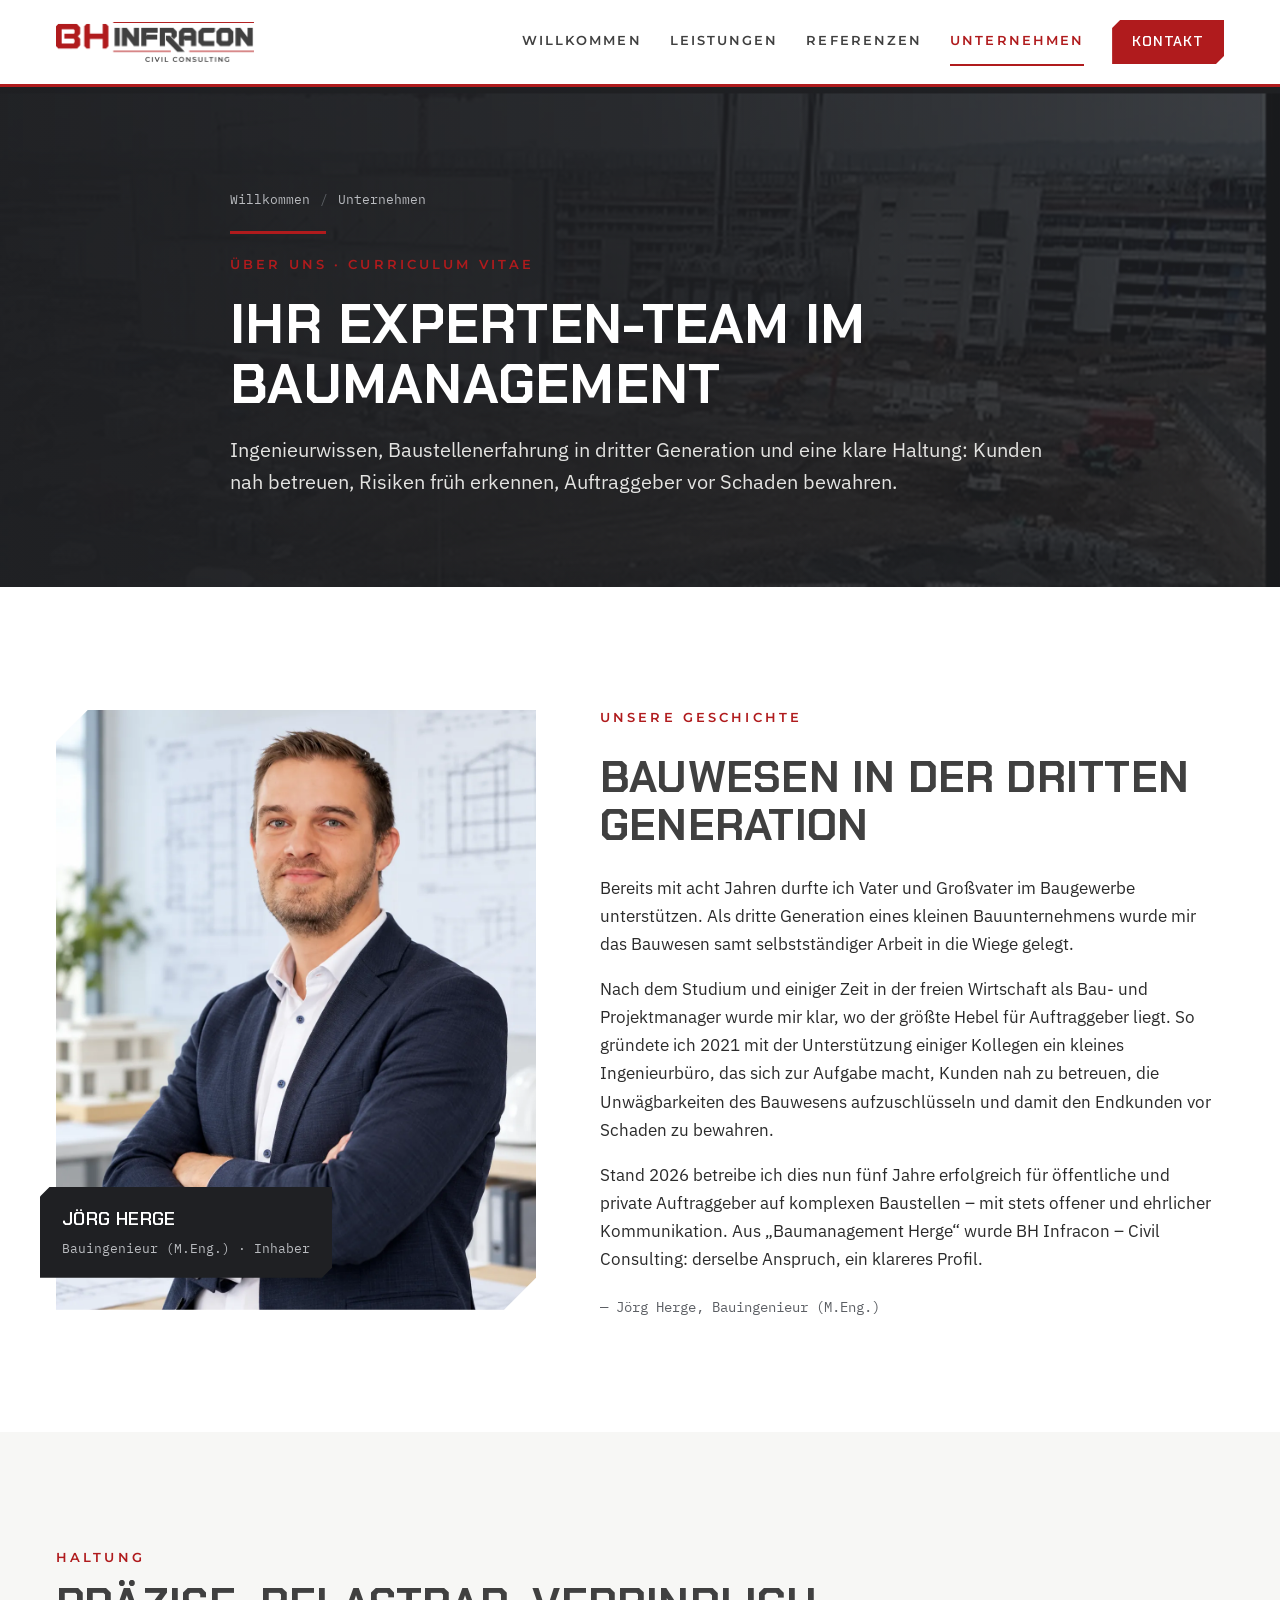
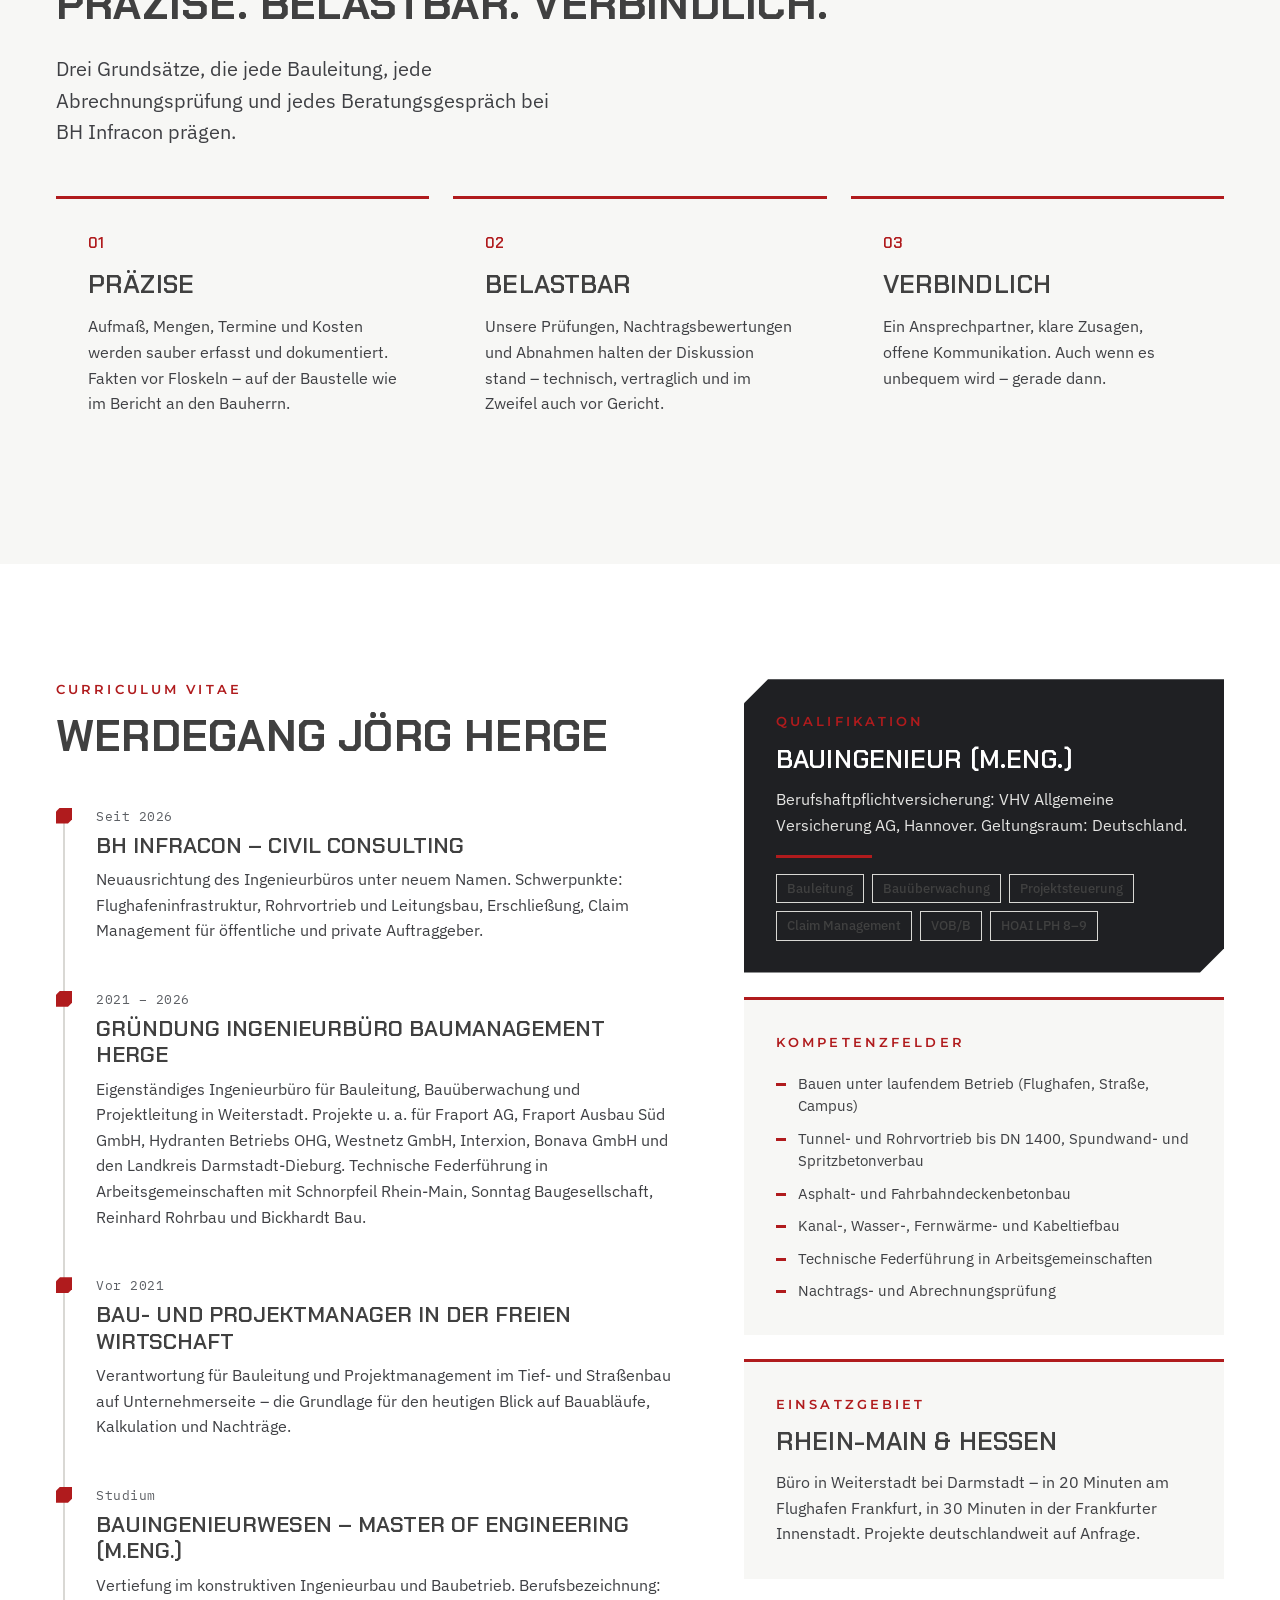
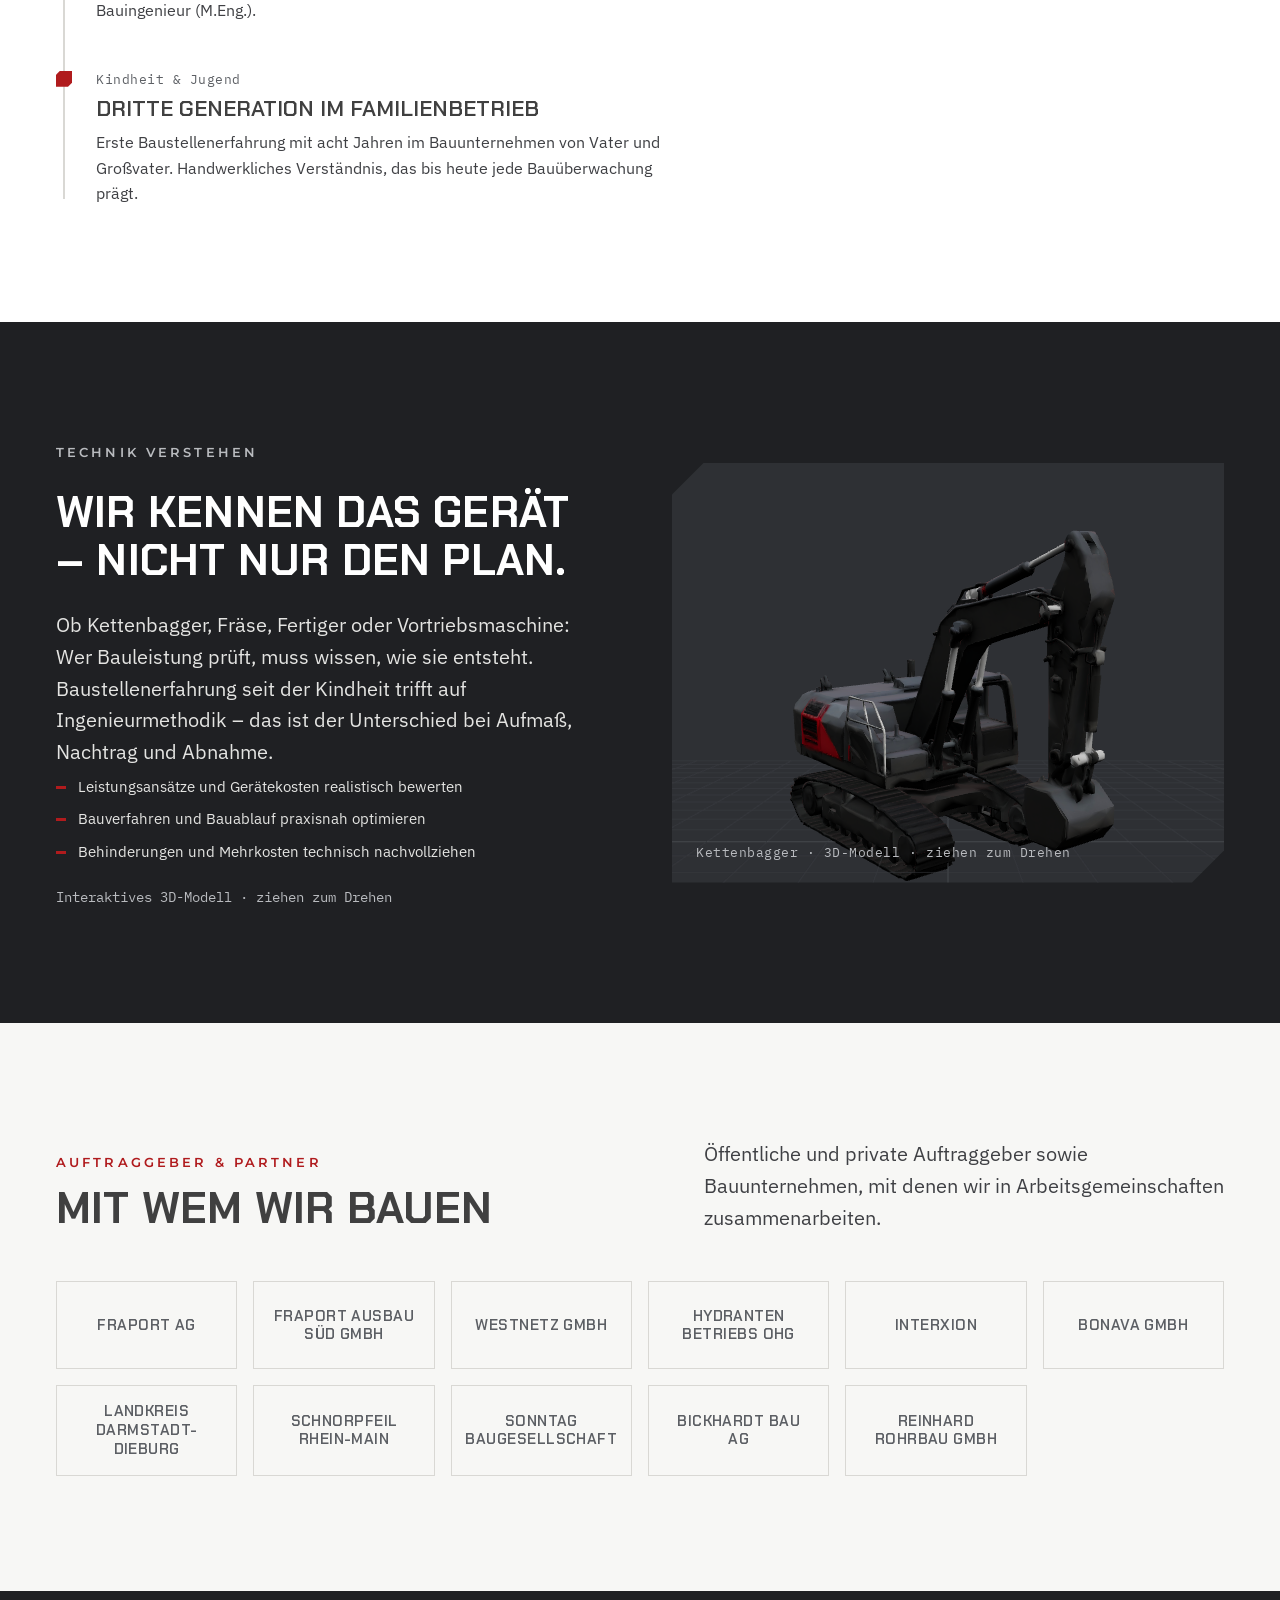
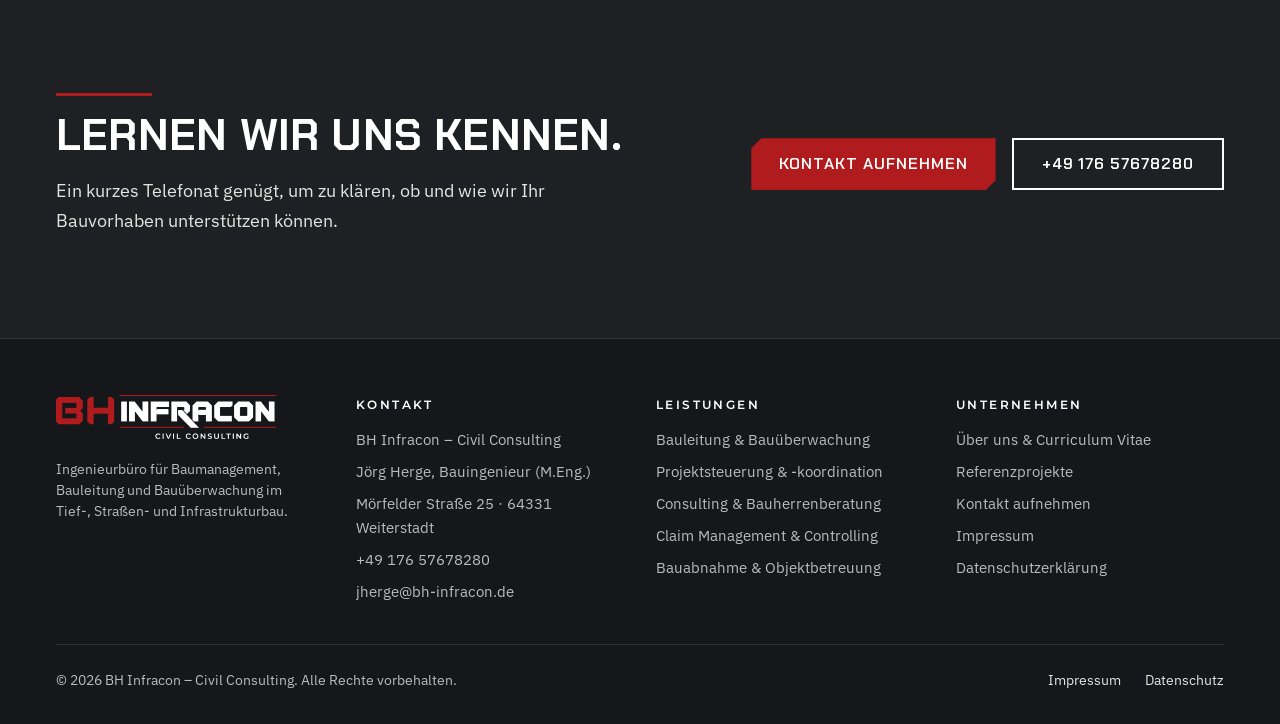
<file: unternehmen/index.html>
<!DOCTYPE html>
<html lang="de" class="no-js">
<head>
<meta charset="utf-8">
<meta name="viewport" content="width=device-width, initial-scale=1">
<title>Unternehmen & Curriculum Vitae – Jörg Herge, Bauingenieur (M.Eng.) | BH Infracon</title>
<meta name="description" content="BH Infracon – Civil Consulting: Ingenieurbüro für Baumanagement von Jörg Herge, Bauingenieur (M.Eng.). Dritte Generation Bauerfahrung, seit 2021 eigenständig, Werdegang, Haltung und Partner.">
<meta name="robots" content="noindex,nofollow,noarchive">
<link rel="canonical" href="https://www.bh-infracon.de/unternehmen/">
<meta name="theme-color" content="#1F2023">
<meta property="og:type" content="website">
<meta property="og:locale" content="de_DE">
<meta property="og:site_name" content="BH Infracon – Civil Consulting">
<meta property="og:title" content="Unternehmen & Curriculum Vitae – Jörg Herge, Bauingenieur (M.Eng.) | BH Infracon">
<meta property="og:description" content="BH Infracon – Civil Consulting: Ingenieurbüro für Baumanagement von Jörg Herge, Bauingenieur (M.Eng.). Dritte Generation Bauerfahrung, seit 2021 eigenständig, Werdegang, Haltung und Partner.">
<meta property="og:url" content="https://www.bh-infracon.de/unternehmen/">
<meta property="og:image" content="https://www.bh-infracon.de/assets/img/portrait-joerg-herge.jpg">
<meta name="twitter:card" content="summary_large_image">
<link rel="icon" href="../favicon.ico" sizes="32x32">
<link rel="icon" href="../assets/img/favicon.svg" type="image/svg+xml">
<link rel="apple-touch-icon" href="../assets/img/apple-touch-icon.png">
<link rel="manifest" href="../site.webmanifest">
<link rel="stylesheet" href="../assets/css/main.css?v=202610211431">
<script>document.documentElement.className=document.documentElement.className.replace('no-js','js');</script>
<script type="application/ld+json">{"@context":"https://schema.org","@type":"Person","name":"Jörg Herge","jobTitle":"Bauingenieur (M.Eng.), Inhaber","worksFor":{"@type":"Organization","name":"BH Infracon – Civil Consulting"},"email":"jherge@bh-infracon.de","telephone":"+4917657678280","address":{"@type":"PostalAddress","streetAddress":"Mörfelder Straße 25","postalCode":"64331","addressLocality":"Weiterstadt","addressCountry":"DE"}}</script>
</head>
<body class="">
<a class="skip-link" href="#main">Zum Inhalt springen</a>

<header class="site-header" id="top">
  <div class="container site-header__inner">
    <a class="brand" href="../" aria-label="BH Infracon – Startseite">
      <img src="../assets/img/logo-bh-infracon.png" alt="BH Infracon – Civil Consulting" width="1600" height="324">
    </a>
    <button class="nav-toggle" type="button" aria-expanded="false" aria-controls="nav" aria-label="Menü öffnen"><span></span></button>
    <nav class="nav" id="nav" aria-label="Hauptnavigation">
          <a href="../">Willkommen</a>
          <a href="../leistungen/">Leistungen</a>
          <a href="../referenzen/">Referenzen</a>
          <a href="../unternehmen/" aria-current="page">Unternehmen</a>
          <a href="../kontakt/" class="btn btn--sm">Kontakt</a>
    </nav>
  </div>
</header>

<main id="main">
<section class="page-hero" aria-labelledby="page-title">
  <div class="page-hero__media" aria-hidden="true">
    <picture>
      <source srcset="../assets/img/ref-interxion-fra-campus.webp" type="image/webp">
      <img src="../assets/img/ref-interxion-fra-campus.jpg" alt="" width="1359" height="882" data-parallax>
    </picture>
  </div>
  <div class="container page-hero__inner">
    <ol class="breadcrumb" aria-label="Brotkrumen"><li><a href="../">Willkommen</a></li><li>Unternehmen</li></ol>
    <div class="rule-short"></div>
    <span class="eyebrow">Über uns · Curriculum Vitae</span>
    <h1 class="h1" id="page-title">Ihr Experten-Team im Baumanagement</h1>
    <p class="lead">Ingenieurwissen, Baustellenerfahrung in dritter Generation und eine klare Haltung: Kunden nah betreuen, Risiken früh erkennen, Auftraggeber vor Schaden bewahren.</p>
  </div>
</section>

<!-- Porträt + Geschichte -->
<section class="section" aria-labelledby="story-title">
  <div class="container split split--wide-r">
    <div class="portrait reveal">
      <picture>
        <source srcset="../assets/img/portrait-joerg-herge.webp" type="image/webp">
        <img src="../assets/img/portrait-joerg-herge.jpg" alt="Jörg Herge, Bauingenieur (M.Eng.), Inhaber von BH Infracon" width="1122" height="1402" loading="lazy" decoding="async">
      </picture>
      <div class="portrait__badge"><strong>Jörg Herge</strong><span>Bauingenieur (M.Eng.) · Inhaber</span></div>
    </div>
    <div class="stack reveal">
      <span class="eyebrow">Unsere Geschichte</span>
      <h2 class="h2" id="story-title">Bauwesen in der dritten Generation</h2>
      <div class="rich">
        <p>Bereits mit acht Jahren durfte ich Vater und Großvater im Baugewerbe unterstützen. Als dritte Generation eines kleinen Bauunternehmens wurde mir das Bauwesen samt selbstständiger Arbeit in die Wiege gelegt.</p>
        <p>Nach dem Studium und einiger Zeit in der freien Wirtschaft als Bau- und Projektmanager wurde mir klar, wo der größte Hebel für Auftraggeber liegt. So gründete ich 2021 mit der Unterstützung einiger Kollegen ein kleines Ingenieurbüro, das sich zur Aufgabe macht, Kunden nah zu betreuen, die Unwägbarkeiten des Bauwesens aufzuschlüsseln und damit den Endkunden vor Schaden zu bewahren.</p>
        <p>Stand 2026 betreibe ich dies nun fünf Jahre erfolgreich für öffentliche und private Auftraggeber auf komplexen Baustellen – mit stets offener und ehrlicher Kommunikation. Aus „Baumanagement Herge“ wurde BH Infracon – Civil Consulting: derselbe Anspruch, ein klareres Profil.</p>
      </div>
      <p class="mono">— Jörg Herge, Bauingenieur (M.Eng.)</p>
    </div>
  </div>
</section>

<!-- Werte -->
<section class="section section--paper" aria-labelledby="werte-title">
  <div class="container">
    <div class="section-head reveal">
      <div>
        <span class="eyebrow">Haltung</span>
        <h2 class="h2" id="werte-title">Präzise. Belastbar. Verbindlich.</h2>
      </div>
      <p class="lead">Drei Grundsätze, die jede Bauleitung, jede Abrechnungsprüfung und jedes Beratungsgespräch bei BH Infracon prägen.</p>
    </div>
    <div class="grid grid-3" data-stagger>
      <article class="card"><span class="card__nr">01</span><h3 class="h3">Präzise</h3><p class="body-2">Aufmaß, Mengen, Termine und Kosten werden sauber erfasst und dokumentiert. Fakten vor Floskeln – auf der Baustelle wie im Bericht an den Bauherrn.</p></article>
      <article class="card"><span class="card__nr">02</span><h3 class="h3">Belastbar</h3><p class="body-2">Unsere Prüfungen, Nachtragsbewertungen und Abnahmen halten der Diskussion stand – technisch, vertraglich und im Zweifel auch vor Gericht.</p></article>
      <article class="card"><span class="card__nr">03</span><h3 class="h3">Verbindlich</h3><p class="body-2">Ein Ansprechpartner, klare Zusagen, offene Kommunikation. Auch wenn es unbequem wird – gerade dann.</p></article>
    </div>
  </div>
</section>

<!-- Curriculum Vitae -->
<section class="section" id="cv" aria-labelledby="cv-title">
  <div class="container split split--wide-l" style="align-items:start">
    <div class="reveal">
      <span class="eyebrow" style="display:block;margin-bottom:12px">Curriculum Vitae</span>
      <h2 class="h2" id="cv-title" style="margin-bottom:40px">Werdegang Jörg Herge</h2>
      <ol class="timeline">
        <li class="tl"><span class="tl__date">Seit 2026</span><h3 class="tl__title">BH Infracon – Civil Consulting</h3><p class="tl__text">Neuausrichtung des Ingenieurbüros unter neuem Namen. Schwerpunkte: Flughafeninfrastruktur, Rohrvortrieb und Leitungsbau, Erschließung, Claim Management für öffentliche und private Auftraggeber.</p></li>
        <li class="tl"><span class="tl__date">2021 – 2026</span><h3 class="tl__title">Gründung Ingenieurbüro Baumanagement Herge</h3><p class="tl__text">Eigenständiges Ingenieurbüro für Bauleitung, Bauüberwachung und Projektleitung in Weiterstadt. Projekte u. a. für Fraport AG, Fraport Ausbau Süd GmbH, Hydranten Betriebs OHG, Westnetz GmbH, Interxion, Bonava GmbH und den Landkreis Darmstadt-Dieburg. Technische Federführung in Arbeitsgemeinschaften mit Schnorpfeil Rhein-Main, Sonntag Baugesellschaft, Reinhard Rohrbau und Bickhardt Bau.</p></li>
        <li class="tl"><span class="tl__date">Vor 2021</span><h3 class="tl__title">Bau- und Projektmanager in der freien Wirtschaft</h3><p class="tl__text">Verantwortung für Bauleitung und Projektmanagement im Tief- und Straßenbau auf Unternehmerseite – die Grundlage für den heutigen Blick auf Bauabläufe, Kalkulation und Nachträge.</p></li>
        <li class="tl"><span class="tl__date">Studium</span><h3 class="tl__title">Bauingenieurwesen – Master of Engineering (M.Eng.)</h3><p class="tl__text">Vertiefung im konstruktiven Ingenieurbau und Baubetrieb. Berufsbezeichnung: Bauingenieur (M.Eng.).</p></li>
        <li class="tl"><span class="tl__date">Kindheit &amp; Jugend</span><h3 class="tl__title">Dritte Generation im Familienbetrieb</h3><p class="tl__text">Erste Baustellenerfahrung mit acht Jahren im Bauunternehmen von Vater und Großvater. Handwerkliches Verständnis, das bis heute jede Bauüberwachung prägt.</p></li>
      </ol>
    </div>
    <div class="stack reveal">
      <div class="card card--dark" style="gap:12px">
        <span class="eyebrow">Qualifikation</span>
        <h3 class="h3">Bauingenieur (M.Eng.)</h3>
        <p class="body-2">Berufshaftpflichtversicherung: VHV Allgemeine Versicherung AG, Hannover. Geltungsraum: Deutschland.</p>
        <div class="rule-short" style="margin-top:4px"></div>
        <ul class="tags" style="margin-top:4px"><li class="tag">Bauleitung</li><li class="tag">Bauüberwachung</li><li class="tag">Projektsteuerung</li><li class="tag">Claim Management</li><li class="tag">VOB/B</li><li class="tag">HOAI LPH 8–9</li></ul>
      </div>
      <div class="card" style="gap:12px">
        <span class="eyebrow">Kompetenzfelder</span>
        <ul class="service__list" style="grid-template-columns:1fr">
          <li>Bauen unter laufendem Betrieb (Flughafen, Straße, Campus)</li>
          <li>Tunnel- und Rohrvortrieb bis DN 1400, Spundwand- und Spritzbetonverbau</li>
          <li>Asphalt- und Fahrbahndeckenbetonbau</li>
          <li>Kanal-, Wasser-, Fernwärme- und Kabeltiefbau</li>
          <li>Technische Federführung in Arbeitsgemeinschaften</li>
          <li>Nachtrags- und Abrechnungsprüfung</li>
        </ul>
      </div>
      <div class="card" style="gap:12px">
        <span class="eyebrow">Einsatzgebiet</span>
        <h3 class="h3">Rhein-Main &amp; Hessen</h3>
        <p class="body-2">Büro in Weiterstadt bei Darmstadt – in 20 Minuten am Flughafen Frankfurt, in 30 Minuten in der Frankfurter Innenstadt. Projekte deutschlandweit auf Anfrage.</p>
      </div>
    </div>
  </div>
</section>

<!-- 3D-Modell: Technik zum Anfassen -->
<section class="section section--dark on-dark" aria-labelledby="model-title" style="overflow:hidden">
  <div class="container split">
    <div class="stack reveal">
      <span class="eyebrow">Technik verstehen</span>
      <h2 class="h2" id="model-title">Wir kennen das Gerät – nicht nur den Plan.</h2>
      <p class="lead">Ob Kettenbagger, Fräse, Fertiger oder Vortriebsmaschine: Wer Bauleistung prüft, muss wissen, wie sie entsteht. Baustellenerfahrung seit der Kindheit trifft auf Ingenieurmethodik – das ist der Unterschied bei Aufmaß, Nachtrag und Abnahme.</p>
      <ul class="service__list" style="grid-template-columns:1fr">
        <li>Leistungsansätze und Gerätekosten realistisch bewerten</li>
        <li>Bauverfahren und Bauablauf praxisnah optimieren</li>
        <li>Behinderungen und Mehrkosten technisch nachvollziehen</li>
      </ul>
      <p class="mono">Interaktives 3D-Modell · ziehen zum Drehen</p>
    </div>
    <div class="reveal" style="position:relative;min-height:420px;clip-path:polygon(32px 0,100% 0,100% calc(100% - 32px),calc(100% - 32px) 100%,0 100%,0 32px);background:var(--graphite-2)">
      <div id="model-3d" data-model="../assets/models/excavator.glb" style="position:absolute;inset:0" aria-label="Interaktives 3D-Modell eines Kettenbaggers" role="img"></div>
    </div>
  </div>
</section>

<!-- Partner -->
<section class="section section--paper" aria-labelledby="partner-title">
  <div class="container">
    <div class="section-head reveal">
      <div>
        <span class="eyebrow">Auftraggeber &amp; Partner</span>
        <h2 class="h2" id="partner-title">Mit wem wir bauen</h2>
      </div>
      <p class="lead">Öffentliche und private Auftraggeber sowie Bauunternehmen, mit denen wir in Arbeitsgemeinschaften zusammenarbeiten.</p>
    </div>
    <ul class="logos" data-stagger>
      <li>Fraport AG</li><li>Fraport Ausbau Süd GmbH</li><li>Westnetz GmbH</li><li>Hydranten Betriebs OHG</li><li>Interxion</li><li>Bonava GmbH</li><li>Landkreis Darmstadt-Dieburg</li><li>Schnorpfeil Rhein-Main</li><li>Sonntag Baugesellschaft</li><li>Bickhardt Bau AG</li><li>Reinhard Rohrbau GmbH</li>
    </ul>
  </div>
</section>

<section class="cta" aria-labelledby="cta-title">
  <div class="container cta__inner">
    <div class="cta__copy reveal">
      <div class="rule-short"></div>
      <h2 class="h2" id="cta-title">Lernen wir uns kennen.</h2>
      <p>Ein kurzes Telefonat genügt, um zu klären, ob und wie wir Ihr Bauvorhaben unterstützen können.</p>
    </div>
    <div class="btn-row reveal">
      <a class="btn" href="../kontakt/">Kontakt aufnehmen</a>
      <a class="btn btn--ghost-light" href="tel:+4917657678280">+49 176 57678280</a>
    </div>
  </div>
</section>

</main>

<footer class="site-footer">
  <div class="container site-footer__inner">
    <div class="site-footer__grid">
      <div class="site-footer__col">
        <img class="site-footer__logo" src="../assets/img/logo-bh-infracon-white.png" alt="BH Infracon – Civil Consulting" width="1600" height="324" loading="lazy">
        <p class="small" style="color:var(--concrete);margin-top:12px;max-width:260px">Ingenieurbüro für Baumanagement, Bauleitung und Bauüberwachung im Tief-, Straßen- und Infrastrukturbau.</p>
      </div>
      <div class="site-footer__col">
        <strong>Kontakt</strong>
        <span>BH Infracon – Civil Consulting</span>
        <span>Jörg Herge, Bauingenieur (M.Eng.)</span>
        <span>Mörfelder Straße 25 · 64331 Weiterstadt</span>
        <a href="tel:+4917657678280">+49 176 57678280</a>
        <a href="mailto:jherge@bh-infracon.de">jherge@bh-infracon.de</a>
      </div>
      <div class="site-footer__col">
        <strong>Leistungen</strong>
        <a href="../leistungen/#bauleitung">Bauleitung &amp; Bauüberwachung</a>
        <a href="../leistungen/#projektsteuerung">Projektsteuerung &amp; -koordination</a>
        <a href="../leistungen/#consulting">Consulting &amp; Bauherrenberatung</a>
        <a href="../leistungen/#claim">Claim Management &amp; Controlling</a>
        <a href="../leistungen/#abnahme">Bauabnahme &amp; Objektbetreuung</a>
      </div>
      <div class="site-footer__col">
        <strong>Unternehmen</strong>
        <a href="../unternehmen/">Über uns &amp; Curriculum Vitae</a>
        <a href="../referenzen/">Referenzprojekte</a>
        <a href="../kontakt/">Kontakt aufnehmen</a>
        <a href="../impressum/">Impressum</a>
        <a href="../datenschutz/">Datenschutzerklärung</a>
      </div>
    </div>
    <div class="site-footer__bottom">
      <span>© 2026 BH Infracon – Civil Consulting. Alle Rechte vorbehalten.</span>
      <nav aria-label="Rechtliches"><a href="../impressum/">Impressum</a><a href="../datenschutz/">Datenschutz</a></nav>
    </div>
  </div>
</footer>

<script src="../assets/js/vendor/gsap.min.js?v=202610211431" defer></script>
<script src="../assets/js/vendor/ScrollTrigger.min.js?v=202610211431" defer></script>
<script src="../assets/js/main.js?v=202610211431" defer></script>
<script type="module" src="../assets/js/model3d.js?v=202610211431"></script>
</body>
</html>
</file>
<file: assets/css/main.css>
/* ==========================================================================
   BH Infracon – Civil Consulting · Web-Designsystem v1.0
   Farben, Typografie, Raster und Komponenten gemäß Designsystem (10/2026)
   ========================================================================== */

/* ---------- Schriften (selbst gehostet, DSGVO-konform) ---------- */
@font-face{font-family:'Chakra Petch';font-style:normal;font-weight:500;font-display:swap;src:url(../fonts/chakra-petch-500.woff2) format('woff2')}
@font-face{font-family:'Chakra Petch';font-style:normal;font-weight:600;font-display:swap;src:url(../fonts/chakra-petch-600.woff2) format('woff2')}
@font-face{font-family:'Chakra Petch';font-style:normal;font-weight:700;font-display:swap;src:url(../fonts/chakra-petch-700.woff2) format('woff2')}
@font-face{font-family:'IBM Plex Sans';font-style:normal;font-weight:400 600;font-display:swap;src:url(../fonts/plex-sans-400-latin.woff2) format('woff2')}
@font-face{font-family:'IBM Plex Mono';font-style:normal;font-weight:400;font-display:swap;src:url(../fonts/plex-mono-400-latin.woff2) format('woff2')}
@font-face{font-family:'IBM Plex Mono';font-style:normal;font-weight:500;font-display:swap;src:url(../fonts/plex-mono-500-latin.woff2) format('woff2')}
@font-face{font-family:'Montserrat';font-style:normal;font-weight:500 600;font-display:swap;src:url(../fonts/montserrat-latin.woff2) format('woff2')}

/* ---------- Tokens ---------- */
:root{
  --red:#B01B1D;--red-dark:#8C1517;--red-tint:#F8E8E8;
  --anthracite:#404040;--graphite:#1F2023;--graphite-2:#2E3034;--graphite-3:#16171A;
  --text:#2B2B2B;--text-2:#3F4044;--steel:#5C5F64;--concrete:#B9BBBF;--line:#D9D8D4;--paper:#F7F7F5;--white:#FFFFFF;
  --on-dark:#E4E4E2;--success-bg:#E7F2EB;--success:#1F5C39;
  --font-display:'Chakra Petch',system-ui,sans-serif;
  --font-body:'IBM Plex Sans',system-ui,-apple-system,"Segoe UI",sans-serif;
  --font-label:'Montserrat',system-ui,sans-serif;
  --font-mono:'IBM Plex Mono',ui-monospace,Consolas,monospace;
  --max:1248px;--gutter:clamp(20px,5vw,40px);
  --s1:4px;--s2:8px;--s3:16px;--s4:24px;--s5:32px;--s6:48px;--s7:64px;--s8:96px;--s9:128px;
  --section:clamp(72px,9vw,128px);
  --header-h:84px;
  --ease:cubic-bezier(.22,.61,.36,1);
}

/* ---------- Reset ---------- */
*,*::before,*::after{box-sizing:border-box}
html{-webkit-text-size-adjust:100%;scroll-behavior:smooth;scroll-padding-top:calc(var(--header-h) + 16px)}
@media (prefers-reduced-motion:reduce){html{scroll-behavior:auto}}
body{margin:0;background:var(--white);color:var(--text);font-family:var(--font-body);font-size:17px;line-height:1.65;-webkit-font-smoothing:antialiased;overflow-x:hidden}
img,svg,video,canvas{display:block;max-width:100%}
img{height:auto}
h1,h2,h3,h4,p,ul,ol,figure{margin:0}
ul,ol{padding:0;list-style:none}
a{color:var(--red);text-decoration:none}
a:hover{color:var(--red-dark)}
button{font:inherit;cursor:pointer}
strong{font-weight:600}
:focus-visible{outline:3px solid var(--red);outline-offset:3px}
.skip-link{position:absolute;left:-999px;top:8px;z-index:1000;background:var(--red);color:#fff;padding:12px 20px;font-family:var(--font-display);text-transform:uppercase}
.skip-link:focus{left:8px;color:#fff}
.visually-hidden{position:absolute!important;width:1px;height:1px;overflow:hidden;clip:rect(0 0 0 0);white-space:nowrap}

/* ---------- Typografie ---------- */
.display,.h1,.h2,.h3,.h4{font-family:var(--font-display);text-transform:uppercase;color:var(--anthracite);line-height:1.08;letter-spacing:.005em}
.display{font-size:clamp(42px,5.6vw,76px);font-weight:700;line-height:1.02}
.h1{font-size:clamp(34px,4.3vw,56px);font-weight:700}
.h2{font-size:clamp(28px,3.4vw,48px);font-weight:700;line-height:1.1}
.h3{font-size:clamp(20px,2vw,26px);font-weight:600;line-height:1.2}
.h4{font-size:19px;font-weight:600;line-height:1.3}
.eyebrow{font-family:var(--font-label);font-size:13px;font-weight:600;letter-spacing:.24em;text-transform:uppercase;color:var(--red)}
.lead{font-size:clamp(18px,1.6vw,21px);line-height:1.55;color:var(--text-2)}
.body-2{font-size:16px;line-height:1.6;color:var(--text-2)}
.small{font-size:14px;line-height:1.5;color:var(--steel)}
.mono{font-family:var(--font-mono);font-size:14px;line-height:1.45;color:var(--steel)}
.on-dark{color:#fff}
.on-dark .h1,.on-dark .h2,.on-dark .h3,.on-dark .display,.on-dark .h4{color:#fff}
.on-dark .lead,.on-dark .body-2,.on-dark p{color:var(--on-dark)}
.on-dark .eyebrow{color:var(--concrete)}
.on-dark .mono,.on-dark .small{color:var(--concrete)}
.on-dark a:not(.btn){color:#fff}
.on-dark a:not(.btn):hover{color:#F2B8B9}
.measure{max-width:62ch}
.measure-s{max-width:48ch}
.rich p+p{margin-top:1em}
.rich ul{list-style:none;margin-top:1em}
.rich li{position:relative;padding-left:22px;margin-top:.4em}
.rich li::before{content:"";position:absolute;left:0;top:.72em;width:10px;height:3px;background:var(--red)}
.rich h3{margin-top:1.6em;margin-bottom:.4em}
.rich h3:first-child{margin-top:0}

/* ---------- Layout ---------- */
.container{max-width:var(--max);margin:0 auto;padding-left:var(--gutter);padding-right:var(--gutter)}
.section{padding-top:var(--section);padding-bottom:var(--section)}
.section--s{padding-top:clamp(48px,6vw,80px);padding-bottom:clamp(48px,6vw,80px)}
.section--paper{background:var(--paper)}
.section--dark{background:var(--graphite);color:#fff}
.section--dark2{background:var(--graphite-2);color:#fff}
.grid{display:grid;gap:var(--s4)}
.grid-2{grid-template-columns:repeat(auto-fit,minmax(min(100%,300px),1fr))}
.grid-3{grid-template-columns:repeat(auto-fit,minmax(min(100%,300px),1fr))}
.grid-4{grid-template-columns:repeat(auto-fit,minmax(min(100%,220px),1fr))}
.split{display:grid;gap:clamp(32px,5vw,64px);align-items:center;grid-template-columns:1fr}
@media (min-width:900px){.split{grid-template-columns:minmax(0,1fr) minmax(0,1fr)}.split--wide-l{grid-template-columns:minmax(0,1.3fr) minmax(0,1fr)}.split--wide-r{grid-template-columns:minmax(0,1fr) minmax(0,1.3fr)}}
.stack>*+*{margin-top:var(--s4)}
.stack-s>*+*{margin-top:var(--s3)}
.stack-l>*+*{margin-top:var(--s6)}
.section-head{display:flex;flex-wrap:wrap;justify-content:space-between;align-items:flex-end;gap:var(--s4);margin-bottom:var(--s6)}
.section-head .lead{max-width:520px}
.section-head>div>.eyebrow{display:block;margin-bottom:12px}

/* Signatur-Motiv: Doppellinie */
.rule{height:3px;background:var(--red)}
.rule-split{display:flex;gap:16px}
.rule-split span{display:block;height:3px;background:var(--red);flex:1 1 0}
.rule-split span+span{flex:1.6 1 0}
.rule-short{width:96px;height:3px;background:var(--red)}

/* Fasen */
.chamfer-8{clip-path:polygon(8px 0,100% 0,100% calc(100% - 8px),calc(100% - 8px) 100%,0 100%,0 8px)}
.chamfer-10{clip-path:polygon(10px 0,100% 0,100% calc(100% - 10px),calc(100% - 10px) 100%,0 100%,0 10px)}
.chamfer-16{clip-path:polygon(16px 0,100% 0,100% calc(100% - 16px),calc(100% - 16px) 100%,0 100%,0 16px)}
.chamfer-24{clip-path:polygon(24px 0,100% 0,100% calc(100% - 24px),calc(100% - 24px) 100%,0 100%,0 24px)}
.chamfer-32{clip-path:polygon(32px 0,100% 0,100% calc(100% - 32px),calc(100% - 32px) 100%,0 100%,0 32px)}

/* ---------- Buttons ---------- */
.btn{display:inline-flex;align-items:center;justify-content:center;gap:10px;height:52px;padding:0 28px;border:0;background:var(--red);color:#fff;font-family:var(--font-display);font-size:16px;font-weight:600;letter-spacing:.06em;text-transform:uppercase;text-decoration:none;white-space:nowrap;transition:background .2s var(--ease),color .2s var(--ease),transform .2s var(--ease);clip-path:polygon(10px 0,100% 0,100% calc(100% - 10px),calc(100% - 10px) 100%,0 100%,0 10px)}
.btn:hover{background:var(--red-dark);color:#fff}
.btn:active{transform:translateY(1px)}
.btn--ghost{background:transparent;color:var(--anthracite);border:2px solid var(--anthracite);clip-path:none}
.btn--ghost:hover{background:var(--anthracite);color:#fff}
.btn--ghost-light{background:transparent;color:#fff;border:2px solid #fff;clip-path:none}
.btn--ghost-light:hover{background:#fff;color:var(--graphite)}
.btn--sm{height:44px;padding:0 20px;font-size:14px;clip-path:polygon(8px 0,100% 0,100% calc(100% - 8px),calc(100% - 8px) 100%,0 100%,0 8px)}
.btn[disabled]{background:var(--line);color:var(--steel);cursor:not-allowed}
.link{display:inline-flex;align-items:center;gap:8px;min-height:44px;font-family:var(--font-display);font-size:15px;font-weight:600;letter-spacing:.04em;text-transform:uppercase;color:var(--red)}
.link svg{transition:transform .2s var(--ease)}
.link:hover svg{transform:translateX(4px)}
.btn-row{display:flex;flex-wrap:wrap;gap:16px}

/* Tags */
.tag{display:inline-block;padding:4px 10px;border:1px solid var(--line);font-size:13px;font-weight:500;color:var(--anthracite);line-height:1.5}
.tag--red{background:var(--red-tint);border-color:transparent;color:var(--red-dark);font-weight:600}
.tag--ok{background:var(--success-bg);border-color:transparent;color:var(--success);font-weight:600}
.on-dark .tag{border-color:#3A3C41;color:var(--on-dark)}
.tags{display:flex;flex-wrap:wrap;gap:8px}

/* ---------- Header ---------- */
.site-header{position:sticky;top:0;z-index:100;background:rgba(255,255,255,.96);backdrop-filter:saturate(1.2) blur(8px);-webkit-backdrop-filter:saturate(1.2) blur(8px);border-bottom:3px solid var(--red);transition:transform .35s var(--ease)}
.site-header.is-hidden{transform:translateY(-100%)}
.site-header__inner{height:var(--header-h);display:flex;align-items:center;justify-content:space-between;gap:24px}
.brand{display:block;flex:0 0 auto}
.brand img{height:40px;width:auto}
@media (max-width:480px){.brand img{height:30px}}
.nav{display:flex;align-items:center;gap:28px;font-family:var(--font-label);font-size:13px;font-weight:600;letter-spacing:.16em;text-transform:uppercase}
.nav a{color:var(--anthracite);padding:12px 0;border-bottom:2px solid transparent;transition:color .2s,border-color .2s}
.nav a:hover{color:var(--red)}
.nav a[aria-current="page"]{color:var(--red);border-bottom-color:var(--red)}
.nav .btn--sm{color:#fff;border-bottom:0;padding:0 20px}
.nav .btn--sm:hover{color:#fff}
.nav .btn--sm[aria-current="page"]{background:var(--red-dark);color:#fff}
.nav-toggle{display:none;width:48px;height:48px;border:0;background:transparent;color:var(--anthracite);align-items:center;justify-content:center}
.nav-toggle span{position:relative;display:block;width:26px;height:2px;background:currentColor;transition:background .2s}
.nav-toggle span::before,.nav-toggle span::after{content:"";position:absolute;left:0;width:26px;height:2px;background:var(--anthracite);transition:transform .3s var(--ease),top .3s var(--ease)}
.nav-toggle span::before{top:-8px}.nav-toggle span::after{top:8px}
.nav-toggle[aria-expanded="true"] span{background:transparent}
.nav-toggle[aria-expanded="true"] span::before{top:0;transform:rotate(45deg)}
.nav-toggle[aria-expanded="true"] span::after{top:0;transform:rotate(-45deg)}
@media (max-width:1023px){
  .site-header{backdrop-filter:none;-webkit-backdrop-filter:none;background:#fff}
  .nav-toggle{display:inline-flex}
  .nav{position:fixed;top:calc(var(--header-h) + 3px);right:0;bottom:0;left:0;background:var(--graphite);flex-direction:column;align-items:flex-start;gap:0;padding:24px var(--gutter);transform:translateX(100%);transition:transform .35s var(--ease);overflow-y:auto;visibility:hidden}
  .nav.is-open{transform:none;visibility:visible}
  .nav a{color:#fff;width:100%;padding:18px 0;border-bottom:1px solid #2E3034;font-family:var(--font-display);font-size:22px;letter-spacing:.04em}
  .nav a[aria-current="page"]{color:#F2B8B9;border-bottom-color:#2E3034}
  .nav .btn--sm{margin-top:24px;width:auto;border-bottom:0;height:52px;font-size:16px;padding:0 28px}
  body.nav-open{overflow:hidden}
}

/* ---------- Hero ---------- */
.hero{position:relative;background:var(--graphite);color:#fff;overflow:hidden;isolation:isolate}
.hero__inner{position:relative;z-index:2;min-height:calc(100vh - var(--header-h));min-height:calc(100svh - var(--header-h));display:grid;align-items:center;padding-top:clamp(56px,8vw,112px);padding-bottom:clamp(72px,8vw,104px);gap:48px;grid-template-columns:1fr}
@media (min-width:1000px){.hero__inner{grid-template-columns:minmax(0,1.05fr) minmax(0,.95fr)}}
.hero__copy{display:flex;flex-direction:column;gap:24px;max-width:640px}
.hero__copy .eyebrow{color:var(--concrete)}
.hero__copy .display{color:#fff}
.hero__copy .lead{color:var(--on-dark);max-width:560px}
.hero__canvas{position:absolute;inset:0;z-index:1;pointer-events:none}
.hero__canvas canvas{width:100%!important;height:100%!important}
.hero__visual{position:relative;min-height:380px}
@media (max-width:999px){.hero__visual{display:none}.hero__canvas{opacity:.55}}
.hero__grid{position:absolute;inset:0;z-index:0;background-image:linear-gradient(rgba(255,255,255,.045) 1px,transparent 1px),linear-gradient(90deg,rgba(255,255,255,.045) 1px,transparent 1px);background-size:64px 64px;mask-image:radial-gradient(ellipse at 70% 50%,#000 20%,transparent 75%);-webkit-mask-image:radial-gradient(ellipse at 70% 50%,#000 20%,transparent 75%)}
.hero__scroll{position:absolute;left:var(--gutter);bottom:24px;z-index:3;display:flex;align-items:center;gap:12px;font-family:var(--font-mono);font-size:12px;letter-spacing:.1em;color:var(--concrete);text-transform:uppercase}
.hero__scroll i{display:block;width:40px;height:1px;background:var(--concrete);animation:scrollhint 2.2s var(--ease) infinite}
@keyframes scrollhint{0%{transform:scaleX(0);transform-origin:left}50%{transform:scaleX(1);transform-origin:left}51%{transform-origin:right}100%{transform:scaleX(0);transform-origin:right}}
.hero__legend{position:absolute;right:var(--gutter);bottom:24px;z-index:3;display:flex;flex-direction:column;gap:6px;font-family:var(--font-mono);font-size:12px;color:var(--concrete);letter-spacing:.04em}
.hero__legend span{display:flex;align-items:center;gap:10px}
.hero__legend i{display:block;width:14px;height:3px;background:var(--red)}
@media (max-width:999px){.hero__legend{display:none}}

/* Seitenkopf (Unterseiten) */
.page-hero{position:relative;background:var(--graphite);color:#fff;overflow:hidden;isolation:isolate}
.page-hero__inner{position:relative;z-index:2;padding-top:clamp(64px,8vw,112px);padding-bottom:clamp(56px,7vw,96px);display:flex;flex-direction:column;gap:20px;max-width:900px}
.page-hero__inner .h1{color:#fff}
.page-hero__inner .lead{color:var(--on-dark)}
.page-hero__media{position:absolute;inset:0;z-index:0}
.page-hero__media img{width:100%;height:100%;object-fit:cover;opacity:.3;filter:saturate(.5)}
.page-hero__media::after{content:"";position:absolute;inset:0;background:linear-gradient(90deg,rgba(31,32,35,.96) 0%,rgba(31,32,35,.8) 50%,rgba(31,32,35,.4) 100%)}
.breadcrumb{display:flex;flex-wrap:wrap;gap:10px;font-family:var(--font-mono);font-size:13px;color:var(--concrete)}
.breadcrumb a{color:var(--concrete)}
.breadcrumb a:hover{color:#fff}
.breadcrumb li+li::before{content:"/";margin-right:10px;color:var(--steel)}

/* ---------- Kennzahlen ---------- */
.stats{display:grid;grid-template-columns:repeat(auto-fit,minmax(min(100%,200px),1fr));gap:32px}
.stat{display:flex;flex-direction:column;gap:6px;border-left:3px solid var(--red);padding-left:20px}
.stat__num{font-family:var(--font-display);font-size:clamp(36px,3.6vw,48px);font-weight:600;color:var(--anthracite);line-height:1}
.stat__label{font-size:15px;color:var(--text-2)}
.on-dark .stat__num{color:#fff}.on-dark .stat__label{color:var(--on-dark)}

/* ---------- Karten ---------- */
.card{background:var(--paper);padding:32px;display:flex;flex-direction:column;gap:14px;border-top:3px solid var(--red);transition:transform .3s var(--ease),background .3s}
.card:hover{transform:translateY(-4px);background:#F1F1EE}
.card__nr{font-family:var(--font-display);font-size:15px;font-weight:600;color:var(--red)}
.card .h3{color:var(--anthracite)}
.card .link{margin-top:auto}
.card__icon{width:40px;height:40px;color:var(--red)}
.card--dark{background:var(--graphite);color:#fff;border-top:0;clip-path:polygon(24px 0,100% 0,100% calc(100% - 24px),calc(100% - 24px) 100%,0 100%,0 24px)}
.card--dark:hover{background:var(--graphite-2)}
.card--dark .h3{color:#fff}
.card--dark p{color:var(--on-dark)}

/* Projektkarten */
.project{background:#fff;border:1px solid var(--line);display:flex;flex-direction:column;transition:transform .3s var(--ease),border-color .3s}
.project:hover{transform:translateY(-4px);border-color:var(--concrete)}
.project__media{position:relative;aspect-ratio:4/3;overflow:hidden;background:var(--graphite-2);clip-path:polygon(0 0,100% 0,100% calc(100% - 20px),calc(100% - 20px) 100%,0 100%)}
.project__media img{width:100%;height:100%;object-fit:cover;transition:transform .6s var(--ease)}
.project:hover .project__media img{transform:scale(1.04)}
.project__body{padding:24px;display:flex;flex-direction:column;gap:10px;flex:1}
.project__meta{font-family:var(--font-mono);font-size:13px;color:var(--steel)}
.project__title{font-family:var(--font-display);font-size:21px;font-weight:600;text-transform:uppercase;color:var(--anthracite);line-height:1.2}
.project__text{font-size:15px;line-height:1.6;color:var(--text-2)}
.project__facts{list-style:none;margin:4px 0 0;padding:0;display:flex;flex-direction:column;gap:4px;font-family:var(--font-mono);font-size:13px;color:var(--text-2)}
.project__facts li{display:flex;gap:10px}
.project__facts li::before{content:"";flex:0 0 10px;height:2px;background:var(--red);margin-top:9px}
.project__foot{margin-top:auto;padding-top:12px;display:flex;justify-content:space-between;align-items:center;gap:12px;flex-wrap:wrap}
.project.is-hidden{display:none}

/* Filter */
.filter{display:flex;flex-wrap:wrap;gap:8px}
.filter button{height:40px;padding:0 16px;border:1px solid var(--line);background:#fff;color:var(--anthracite);font-family:var(--font-label);font-size:12px;font-weight:600;letter-spacing:.12em;text-transform:uppercase;transition:background .2s,color .2s,border-color .2s}
.filter button:hover{border-color:var(--anthracite)}
.filter button[aria-pressed="true"]{background:var(--anthracite);color:#fff;border-color:var(--anthracite)}

/* Dialog */
.dialog{border:0;padding:0;max-width:min(1000px,calc(100vw - 32px));width:100%;background:#fff;color:var(--text);clip-path:polygon(24px 0,100% 0,100% calc(100% - 24px),calc(100% - 24px) 100%,0 100%,0 24px)}
.dialog::backdrop{background:rgba(22,23,26,.84)}
.dialog__grid{display:grid;grid-template-columns:1fr}
@media (min-width:800px){.dialog__grid{grid-template-columns:minmax(0,.85fr) minmax(0,1.15fr)}}
.dialog__media{background:var(--graphite-2);min-height:240px}
.dialog__media img{width:100%;height:100%;object-fit:cover}
.dialog__body{padding:clamp(24px,4vw,40px);display:flex;flex-direction:column;gap:16px;max-height:82vh;overflow:auto}
.dialog__close{position:absolute;top:0;right:0;width:48px;height:48px;border:0;background:var(--graphite);color:#fff;font-size:24px;line-height:1;z-index:2}
.dialog__close:hover{background:var(--red)}

/* Leistungs-Sektionen */
.service{display:grid;gap:clamp(32px,5vw,72px);align-items:center;grid-template-columns:1fr;padding:clamp(56px,7vw,96px) 0;border-top:1px solid var(--line)}
.service:first-child{border-top:0;padding-top:0}
@media (min-width:900px){.service{grid-template-columns:minmax(0,1fr) minmax(0,1fr)}.service--flip .service__media{order:2}}
.service__media{position:relative;aspect-ratio:4/3;overflow:hidden;background:var(--graphite-2);clip-path:polygon(32px 0,100% 0,100% calc(100% - 32px),calc(100% - 32px) 100%,0 100%,0 32px)}
.service__media img{width:100%;height:100%;object-fit:cover}
.service__nr{font-family:var(--font-display);font-size:clamp(48px,6vw,80px);font-weight:700;color:var(--line);line-height:1;margin-bottom:8px}
.service__copy{display:flex;flex-direction:column;gap:18px}
.service__list{display:grid;gap:10px 24px;grid-template-columns:repeat(auto-fit,minmax(200px,1fr));margin-top:8px}
.service__list li{position:relative;padding-left:22px;font-size:15px;color:var(--text-2);line-height:1.5}
.service__list li::before{content:"";position:absolute;left:0;top:.66em;width:10px;height:3px;background:var(--red)}

/* Prozess */
.steps{display:grid;grid-template-columns:repeat(auto-fit,minmax(min(100%,220px),1fr));gap:24px}
.step{display:flex;flex-direction:column;gap:12px;padding-top:20px;border-top:2px solid var(--anthracite)}
.step__nr{font-family:var(--font-display);font-size:40px;font-weight:600;color:var(--red);line-height:1}
.step__title{font-family:var(--font-display);font-size:20px;font-weight:600;text-transform:uppercase;color:var(--anthracite)}
.step__text{font-size:16px;line-height:1.6;color:var(--text-2)}
.on-dark .step{border-top-color:#3A3C41}.on-dark .step__title{color:#fff}.on-dark .step__text{color:var(--on-dark)}

/* Timeline (CV) */
.timeline{position:relative;display:flex;flex-direction:column}
.timeline::before{content:"";position:absolute;left:7px;top:8px;bottom:8px;width:2px;background:var(--line)}
.tl{position:relative;padding:0 0 40px 40px}
.tl:last-child{padding-bottom:0}
.tl::before{content:"";position:absolute;left:0;top:7px;width:16px;height:16px;background:var(--red);clip-path:polygon(4px 0,100% 0,100% calc(100% - 4px),calc(100% - 4px) 100%,0 100%,0 4px)}
.tl__date{font-family:var(--font-mono);font-size:13px;color:var(--steel);letter-spacing:.04em}
.tl__title{font-family:var(--font-display);font-size:22px;font-weight:600;text-transform:uppercase;color:var(--anthracite);margin-top:4px;line-height:1.2}
.tl__text{margin-top:8px;color:var(--text-2);font-size:16px;line-height:1.6}

/* Logo-/Partnerleiste */
.logos{display:grid;grid-template-columns:repeat(auto-fit,minmax(min(100%,180px),1fr));gap:16px}
.logos li{display:flex;align-items:center;justify-content:center;min-height:88px;padding:16px;border:1px solid var(--line);font-family:var(--font-display);font-size:15px;font-weight:600;text-transform:uppercase;color:var(--steel);text-align:center;letter-spacing:.03em;line-height:1.25}
.on-dark .logos li{border-color:#3A3C41;color:var(--concrete)}

/* Marquee */
.marquee{overflow:hidden;border-top:1px solid #2E3034;border-bottom:1px solid #2E3034;background:var(--graphite-3);color:var(--concrete)}
.marquee__track{display:flex;width:max-content;padding:18px 0;font-family:var(--font-label);font-size:12px;font-weight:600;letter-spacing:.24em;text-transform:uppercase;white-space:nowrap;animation:marquee 60s linear infinite}
.marquee__track span{padding-right:64px}
.marquee__track span::after{content:"";display:inline-block;width:8px;height:8px;background:var(--red);margin-left:64px;vertical-align:middle;clip-path:polygon(2px 0,100% 0,100% calc(100% - 2px),calc(100% - 2px) 100%,0 100%,0 2px)}
@keyframes marquee{to{transform:translateX(-50%)}}
@media (prefers-reduced-motion:reduce){.marquee__track{animation:none}}

/* Über uns */
.portrait{position:relative}
.portrait img{width:100%;height:auto;object-fit:cover;clip-path:polygon(32px 0,100% 0,100% calc(100% - 32px),calc(100% - 32px) 100%,0 100%,0 32px)}
.portrait__badge{position:absolute;left:-16px;bottom:32px;background:var(--graphite);color:#fff;padding:18px 22px;display:flex;flex-direction:column;gap:4px;clip-path:polygon(10px 0,100% 0,100% calc(100% - 10px),calc(100% - 10px) 100%,0 100%,0 10px)}
.portrait__badge strong{font-family:var(--font-display);font-size:18px;text-transform:uppercase;letter-spacing:.02em}
.portrait__badge span{font-family:var(--font-mono);font-size:13px;color:var(--concrete)}
@media (max-width:600px){.portrait__badge{left:0;bottom:16px}}
.quote{border-left:3px solid var(--red);padding-left:24px;font-family:var(--font-display);font-size:clamp(20px,2.2vw,28px);line-height:1.3;color:var(--anthracite);font-weight:500}
.on-dark .quote{color:#fff}

/* ---------- CTA ---------- */
.cta{background:var(--graphite);color:#fff}
.cta__inner{display:flex;flex-wrap:wrap;gap:32px;align-items:center;justify-content:space-between;padding-top:clamp(64px,8vw,104px);padding-bottom:clamp(64px,8vw,104px)}
.cta__copy{flex:1 1 520px;display:flex;flex-direction:column;gap:16px}
.cta__copy .h2{color:#fff}
.cta__copy p{color:var(--on-dark);font-size:18px;max-width:560px}

/* ---------- Kontakt / Formular ---------- */
.form{display:flex;flex-direction:column;gap:20px;position:relative}
.form__row{display:grid;gap:16px;grid-template-columns:repeat(auto-fit,minmax(min(100%,240px),1fr))}
.field{display:flex;flex-direction:column;gap:6px}
.field label{font-size:14px;font-weight:600;color:var(--text)}
.field input,.field select,.field textarea{width:100%;height:48px;padding:0 14px;border:1px solid #8A8C90;border-bottom:2px solid var(--anthracite);background:#fff;font:inherit;font-size:16px;color:var(--text);border-radius:0;-webkit-appearance:none;appearance:none}
.field textarea{height:auto;min-height:160px;padding:12px 14px;resize:vertical}
.field select{background-image:url("data:image/svg+xml,%3Csvg xmlns='http://www.w3.org/2000/svg' width='16' height='16' fill='none' stroke='%23404040' stroke-width='2'%3E%3Cpath d='M3 6l5 5 5-5'/%3E%3C/svg%3E");background-repeat:no-repeat;background-position:right 14px center;padding-right:40px}
.field input:focus,.field select:focus,.field textarea:focus{outline:0;border-color:var(--red);border-bottom-color:var(--red)}
.field input[aria-invalid="true"],.field textarea[aria-invalid="true"]{border-color:var(--red);border-bottom-color:var(--red)}
.field__hint{font-size:13px;color:var(--red);display:none}
.field.is-invalid .field__hint{display:block}
.check{display:flex;gap:12px;align-items:flex-start;font-size:14px;line-height:1.5;color:var(--text-2)}
.check input{width:20px;height:20px;margin:2px 0 0;flex:0 0 20px;accent-color:var(--red)}
.form__note{font-size:13px;color:var(--steel)}
.honey{position:absolute;left:-9999px;opacity:0;height:0;overflow:hidden}
.alert{padding:16px 20px;border-left:3px solid var(--success);background:var(--success-bg);color:var(--success);font-weight:500}
.alert--error{border-left-color:var(--red);background:var(--red-tint);color:var(--red-dark)}
.contact-list{display:flex;flex-direction:column;gap:20px}
.contact-list li{display:grid;grid-template-columns:28px 1fr;gap:14px;align-items:start}
.contact-list svg{width:24px;height:24px;color:var(--red);margin-top:2px}
.contact-list strong{display:block;font-family:var(--font-label);font-size:12px;letter-spacing:.2em;text-transform:uppercase;color:var(--steel);margin-bottom:4px}
.contact-list a{color:var(--text);font-weight:500}
.contact-list a:hover{color:var(--red)}
.map{position:relative;aspect-ratio:16/10;background:var(--graphite-2);overflow:hidden;clip-path:polygon(24px 0,100% 0,100% calc(100% - 24px),calc(100% - 24px) 100%,0 100%,0 24px)}
.map iframe{position:absolute;inset:0;width:100%;height:100%;border:0}
.map__consent{position:absolute;inset:0;display:flex;flex-direction:column;align-items:center;justify-content:center;gap:16px;text-align:center;padding:32px;color:#fff;background:linear-gradient(180deg,rgba(31,32,35,.9),rgba(31,32,35,.96)),repeating-linear-gradient(45deg,transparent 0 18px,rgba(255,255,255,.05) 18px 19px)}
.map__consent p{max-width:460px;color:var(--on-dark);font-size:15px}
.map__consent .h4{color:#fff}

/* ---------- Rechtstexte ---------- */
.legal{max-width:820px}
.legal h2{font-family:var(--font-display);font-size:clamp(22px,2.4vw,30px);font-weight:600;text-transform:uppercase;color:var(--anthracite);margin:2.2em 0 .6em;padding-top:1em;border-top:1px solid var(--line)}
.legal h2:first-child{margin-top:0;padding-top:0;border-top:0}
.legal h3{font-family:var(--font-body);font-size:18px;font-weight:600;color:var(--text);margin:1.6em 0 .4em}
.legal p,.legal li{color:var(--text-2);font-size:16px;line-height:1.7}
.legal p+p{margin-top:.9em}
.legal ul{list-style:disc;padding-left:22px;margin:.6em 0}
.legal address{font-style:normal;line-height:1.7;color:var(--text-2)}
.legal a{word-break:break-word}
.legal-box{background:var(--paper);border-left:3px solid var(--red);padding:20px 24px;margin:1em 0}

/* ---------- Footer ---------- */
.site-footer{background:var(--graphite-3);color:var(--concrete);border-top:1px solid #2E3034}
.site-footer__inner{padding-top:56px;padding-bottom:32px;display:flex;flex-direction:column;gap:40px}
.site-footer__grid{display:grid;grid-template-columns:repeat(auto-fit,minmax(min(100%,220px),1fr));gap:32px}
.site-footer__col{display:flex;flex-direction:column;gap:8px;font-size:15px;line-height:1.6}
.site-footer__col strong{font-family:var(--font-label);font-size:12px;letter-spacing:.2em;text-transform:uppercase;color:#fff;margin-bottom:6px}
.site-footer__col a{color:var(--concrete)}
.site-footer__col a:hover{color:#fff}
.site-footer__logo{width:220px;height:auto}
.site-footer__bottom{display:flex;flex-wrap:wrap;justify-content:space-between;gap:16px;padding-top:24px;border-top:1px solid #2E3034;font-size:14px}
.site-footer__bottom nav{display:flex;gap:24px}
.site-footer__bottom a{color:var(--on-dark)}
.site-footer__bottom a:hover{color:#fff}

/* ---------- Animationen (GSAP steuert; CSS-Fallback) ---------- */
.js .reveal{opacity:0;transform:translateY(28px)}
.js .reveal.is-visible{opacity:1;transform:none}
@media (prefers-reduced-motion:reduce){.js .reveal{opacity:1;transform:none}}

/* Hilfsklassen */
.text-center{text-align:center}
.mt-0{margin-top:0!important}
.mt-4{margin-top:var(--s4)}.mt-6{margin-top:var(--s6)}.mt-8{margin-top:var(--s8)}
.mb-4{margin-bottom:var(--s4)}.mb-6{margin-bottom:var(--s6)}
.img-chamfer{clip-path:polygon(16px 0,100% 0,100% calc(100% - 16px),calc(100% - 16px) 100%,0 100%,0 16px)}
.aspect-43{aspect-ratio:4/3;object-fit:cover;width:100%}
.aspect-32{aspect-ratio:3/2;object-fit:cover;width:100%}
@media print{.site-header,.site-footer,.hero__canvas,.cta,.nav-toggle{display:none!important}body{font-size:12pt}}

/* Listen auf dunklen Flächen */
.on-dark .service__list li{color:var(--on-dark)}
.on-dark .card:not(.card--dark) .service__list li{color:var(--text-2)}
</file>
